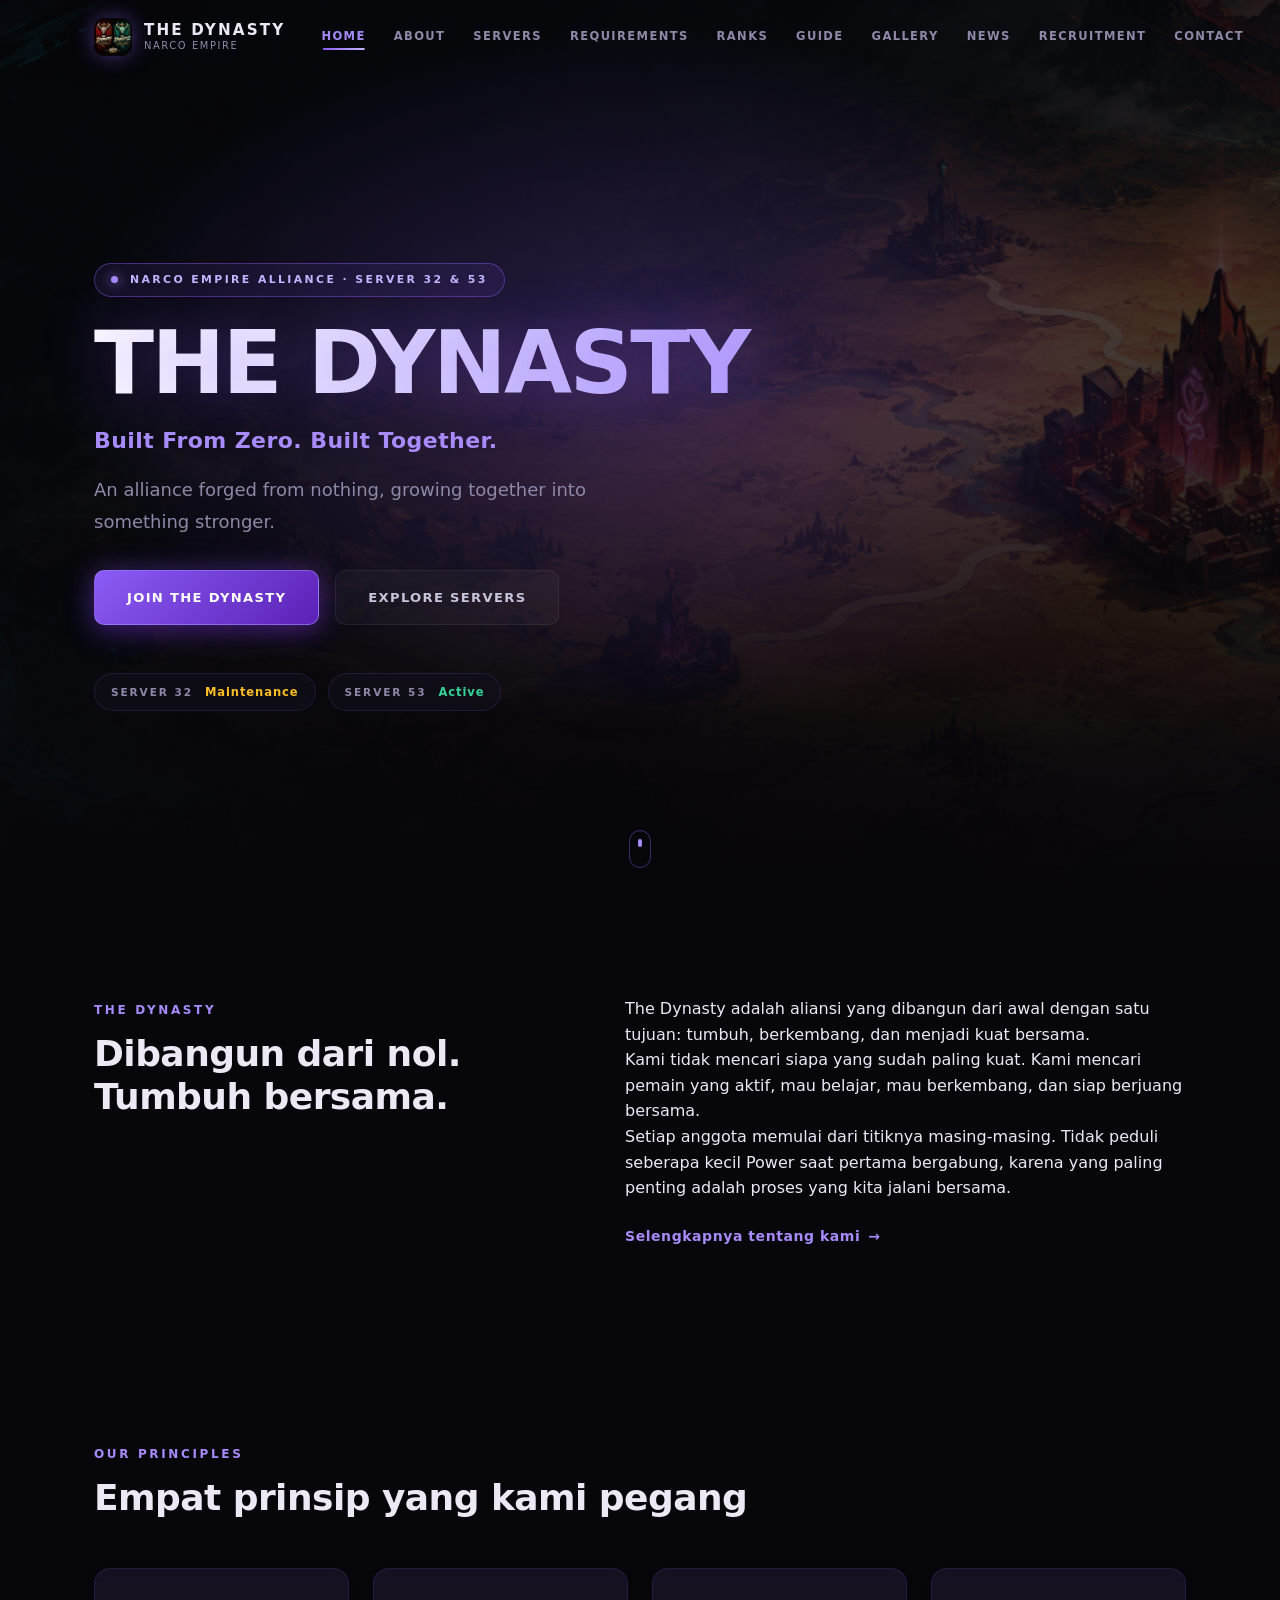
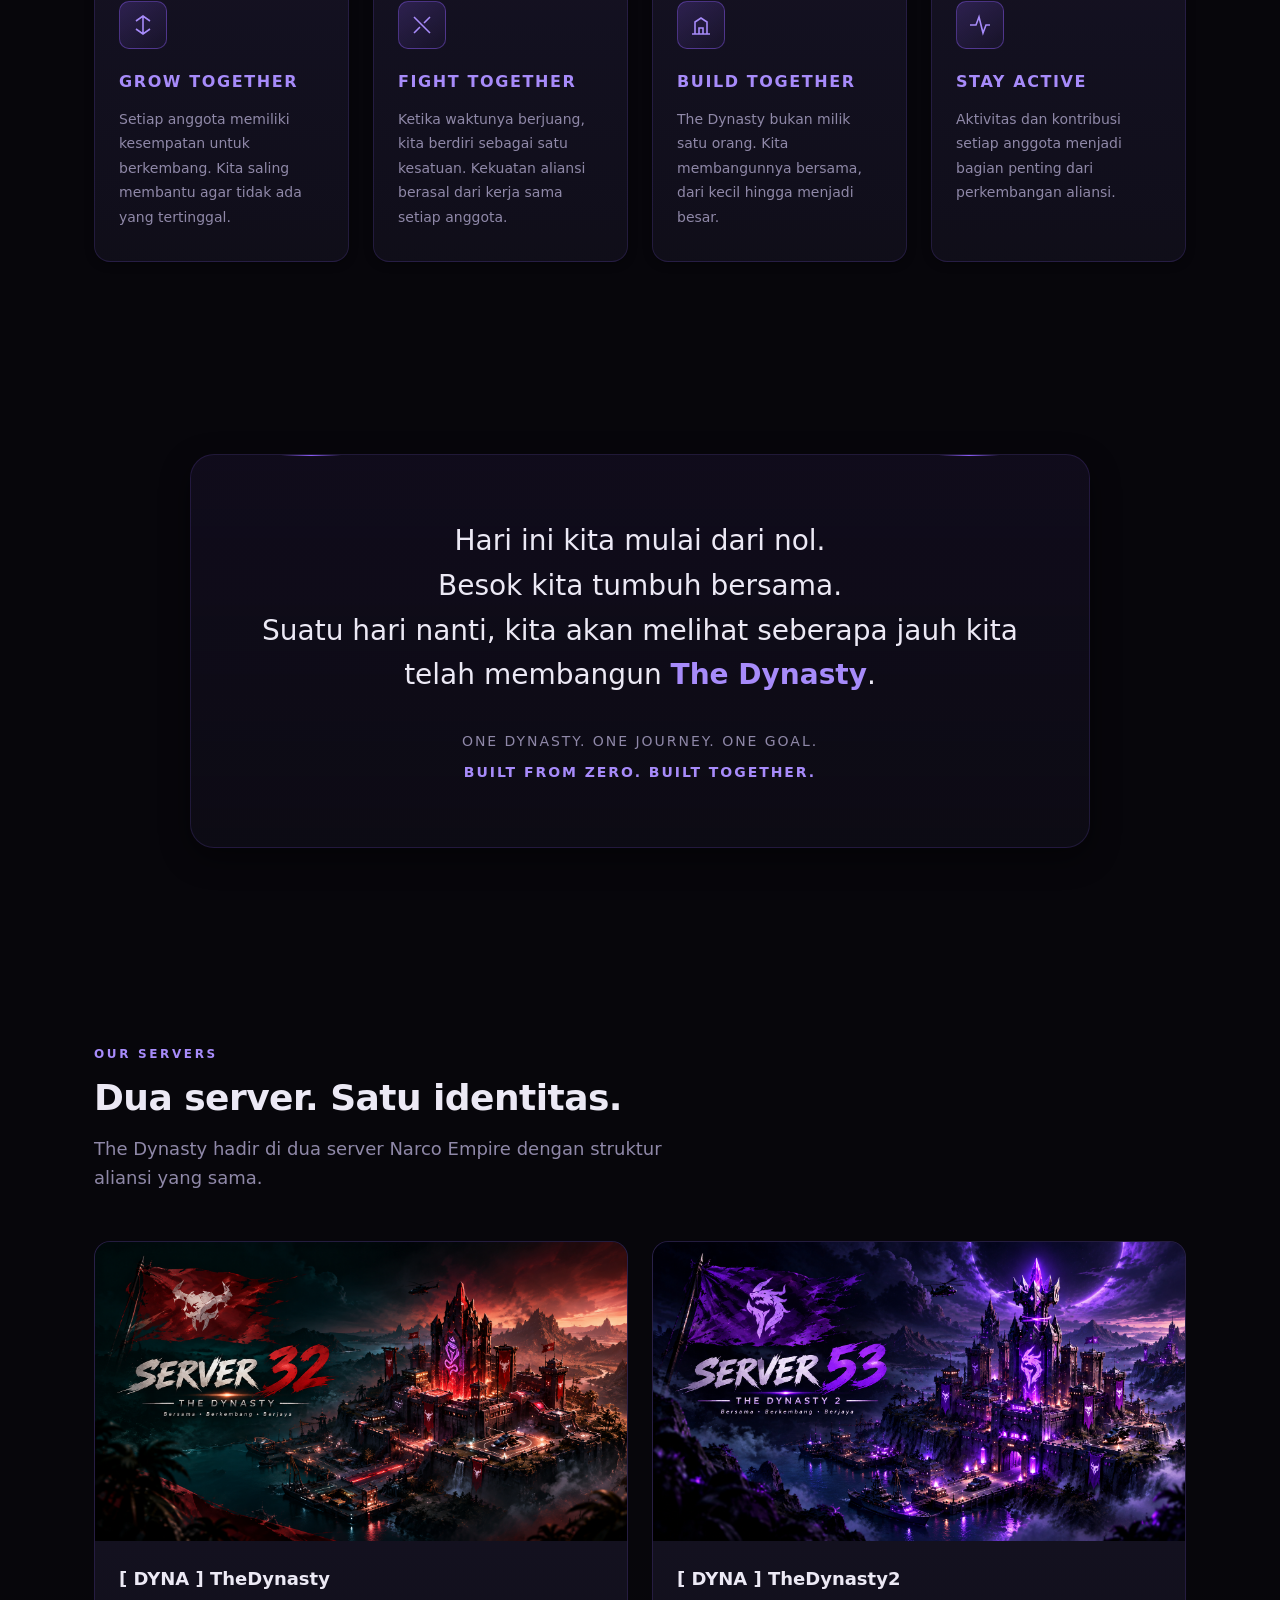
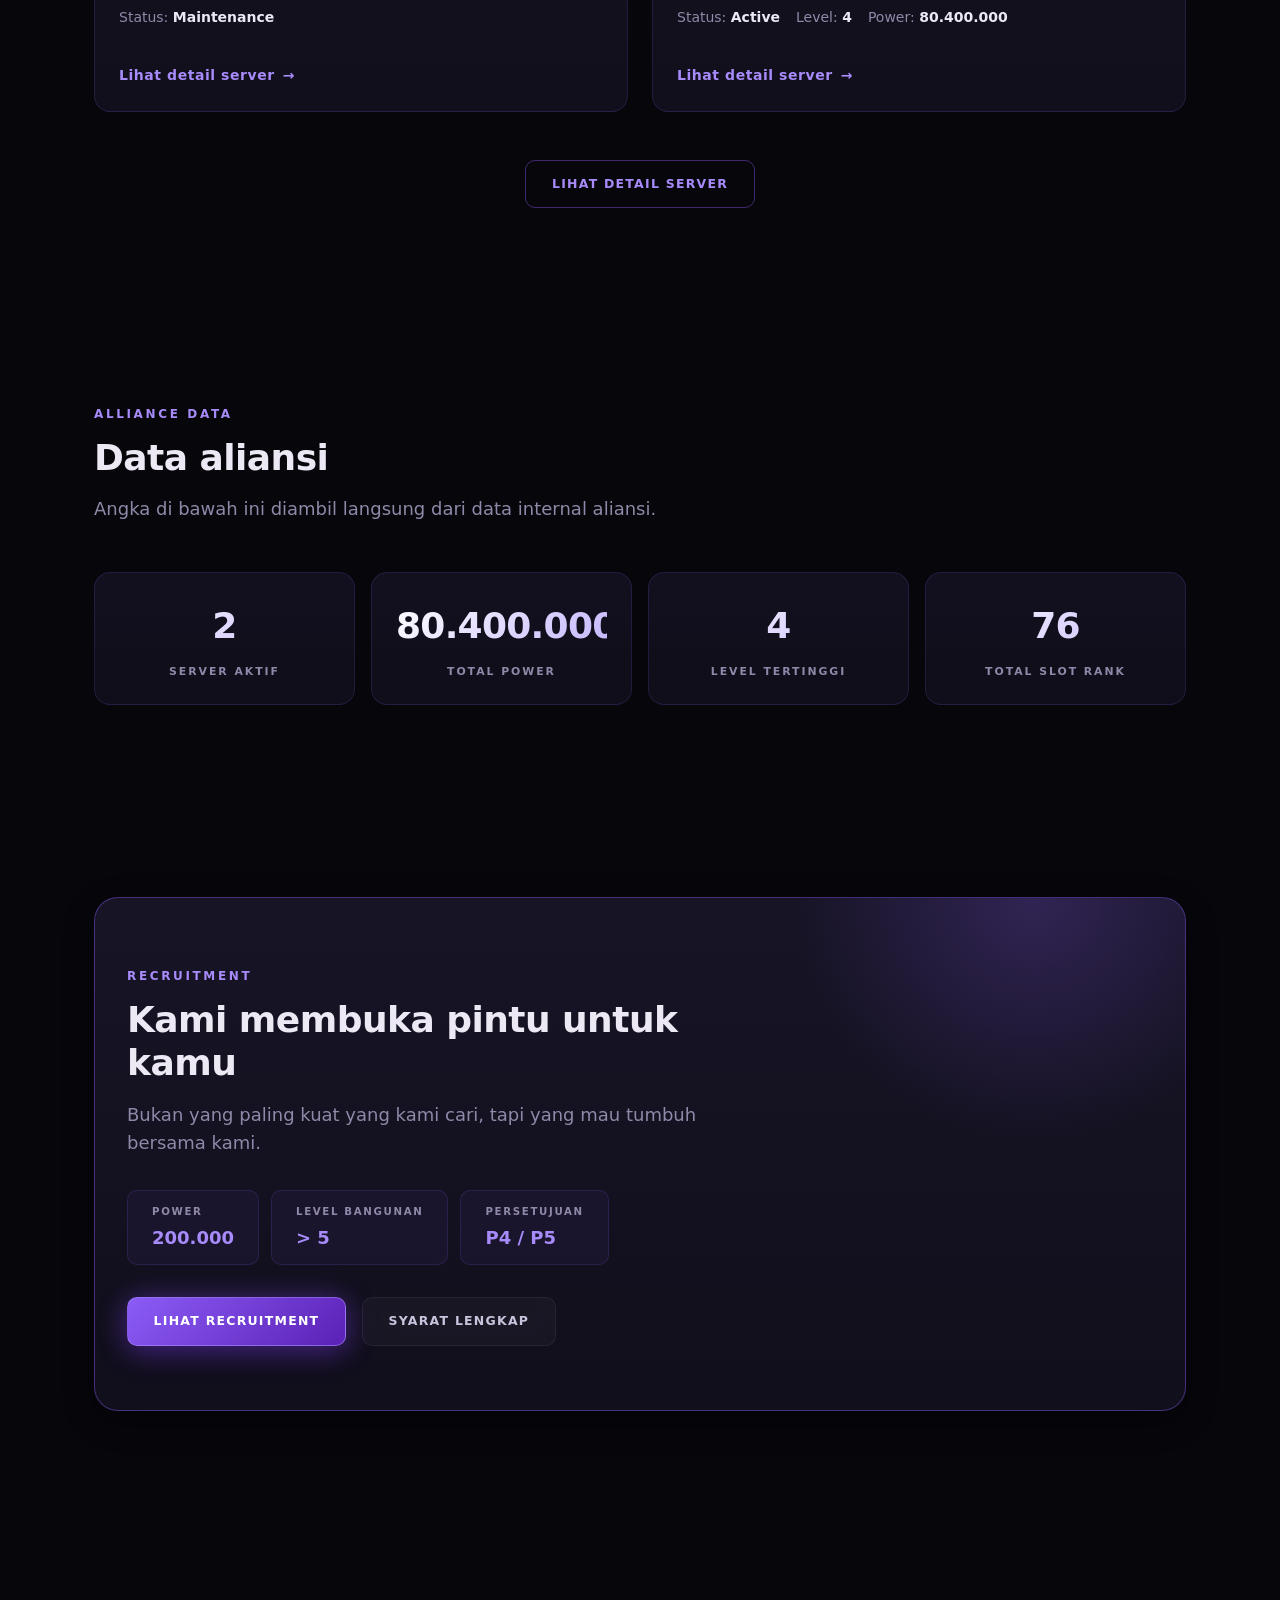
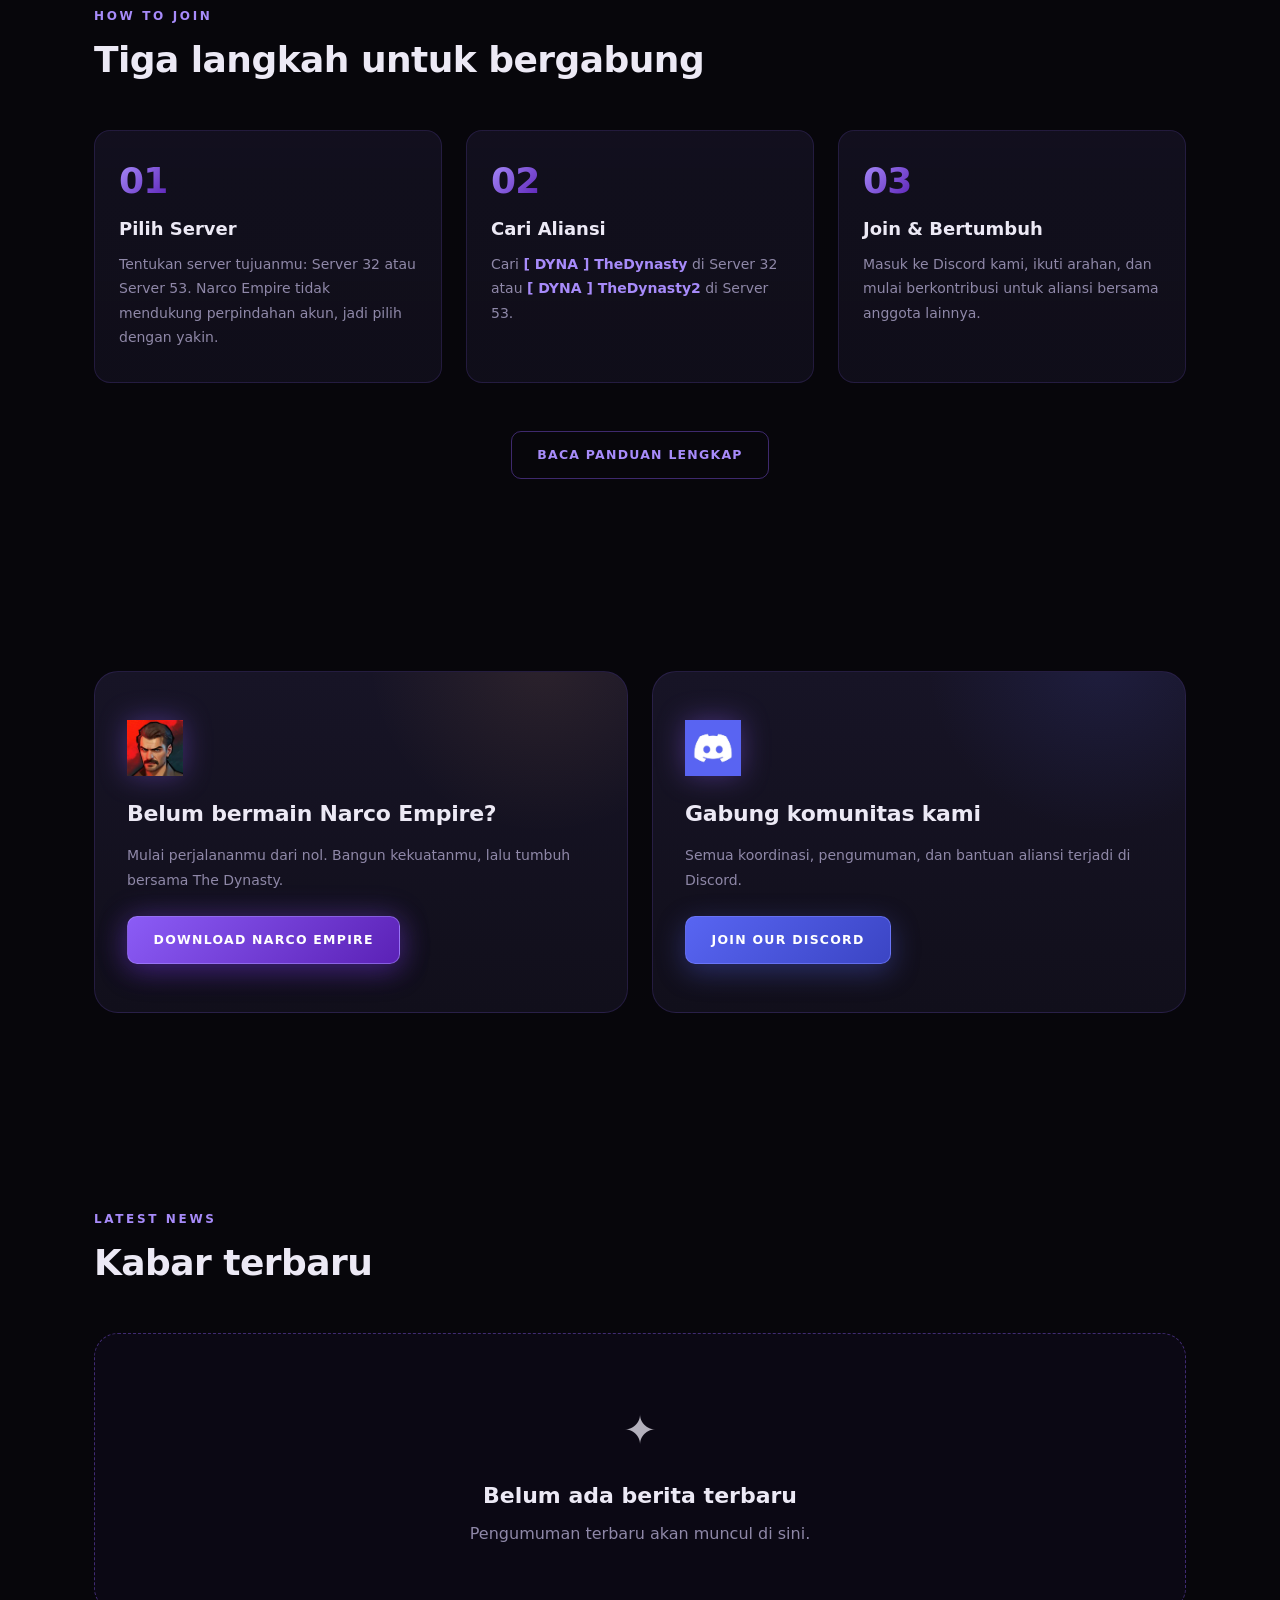
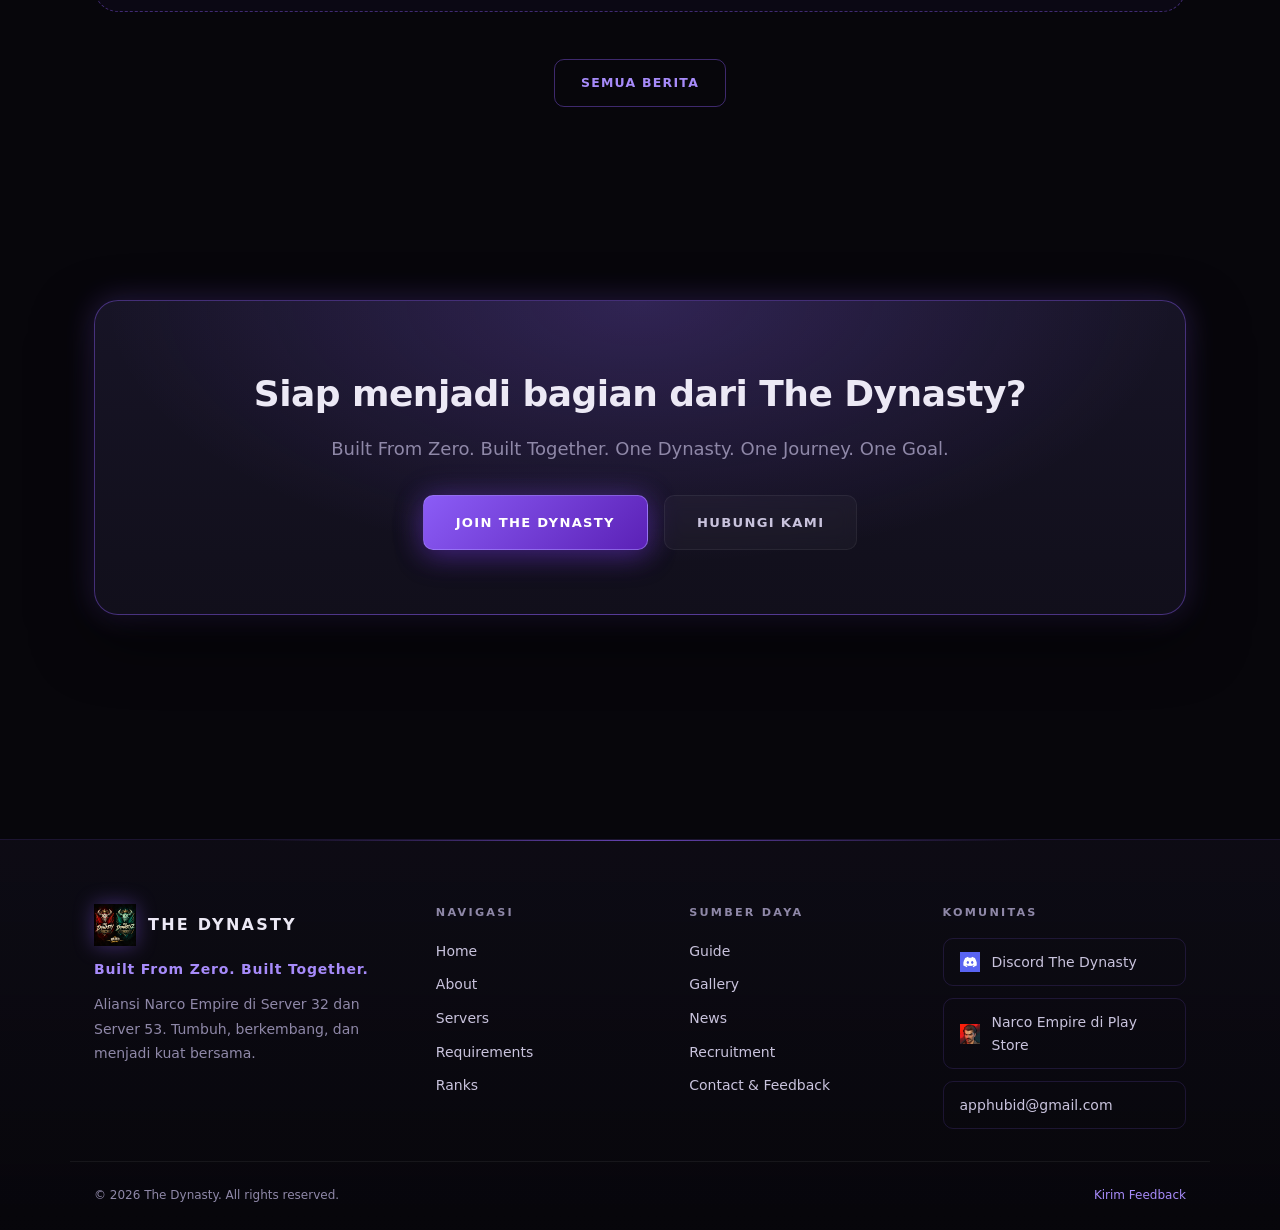
<file: index.html>
<!DOCTYPE html>
<html lang="id">
<head>
<meta charset="UTF-8">
<meta name="viewport" content="width=device-width, initial-scale=1.0">
<title>The Dynasty — Aliansi Narco Empire | Built From Zero. Built Together.</title>
<meta name="description" content="The Dynasty adalah aliansi Narco Empire di Server 32 dan Server 53. Dibangun dari nol, tumbuh bersama. Built From Zero. Built Together.">
<meta name="theme-color" content="#8b5cf6">
<meta name="author" content="The Dynasty">

<meta property="og:type" content="website">
<meta property="og:site_name" content="The Dynasty">
<meta property="og:title" content="The Dynasty — Aliansi Narco Empire">
<meta property="og:description" content="Built From Zero. Built Together. Aliansi Narco Empire di Server 32 dan Server 53.">
<meta property="og:image" content="assets/images/logo/the-dynasty.png">

<meta name="twitter:card" content="summary_large_image">
<meta name="twitter:title" content="The Dynasty — Aliansi Narco Empire">
<meta name="twitter:description" content="Built From Zero. Built Together.">
<meta name="twitter:image" content="assets/images/logo/the-dynasty.png">

<link rel="icon" href="favicon.ico" sizes="any">
<link rel="icon" type="image/png" href="assets/images/logo/the-dynasty.png">
<link rel="apple-touch-icon" href="assets/images/logo/the-dynasty.png">
<link rel="manifest" href="manifest.json">

<link rel="stylesheet" href="css/reset.css">
<link rel="stylesheet" href="css/variables.css">
<link rel="stylesheet" href="css/main.css">
<link rel="stylesheet" href="css/components/navbar.css">
<link rel="stylesheet" href="css/components/buttons.css">
<link rel="stylesheet" href="css/components/cards.css">
<link rel="stylesheet" href="css/components/modal.css">
<link rel="stylesheet" href="css/components/footer.css">
<link rel="stylesheet" href="css/pages/home.css">
<link rel="stylesheet" href="css/responsive.css">
</head>
<body data-page="home">

<a class="skip-link" href="#main">Lewati ke konten utama</a>

<!-- Navbar di-inject oleh js/components/navbar.js -->
<div id="dynasty-navbar-root"></div>

<main id="main">

  <!-- ============ HERO ============ -->
  <section class="hero" id="hero" aria-label="Hero The Dynasty">
    <div class="hero__bg" data-parallax="0.18"></div>
    <div class="hero__overlay"></div>
    <div class="hero__gradient"></div>
    <div class="hero__particles" id="hero-particles" aria-hidden="true"></div>

    <div class="container hero__inner">
      <div class="hero__content">
        <p class="hero__eyebrow" data-reveal>
          <span class="hero__dot" aria-hidden="true"></span>
          NARCO EMPIRE ALLIANCE &middot; SERVER 32 &amp; 53
        </p>

        <h1 class="hero__title" data-reveal data-reveal-delay="80">THE DYNASTY</h1>

        <p class="hero__tagline" data-reveal data-reveal-delay="160">
          Built From Zero. Built Together.
        </p>

        <p class="hero__desc" data-reveal data-reveal-delay="240">
          An alliance forged from nothing, growing together into something stronger.
        </p>

        <div class="hero__actions" data-reveal data-reveal-delay="320">
          <a class="btn btn--primary btn--lg" href="pages/recruitment.html">
            <span>JOIN THE DYNASTY</span>
          </a>
          <a class="btn btn--ghost btn--lg" href="pages/servers.html">
            <span>EXPLORE SERVERS</span>
          </a>
        </div>

        <div class="hero__status" data-reveal data-reveal-delay="400">
          <div class="status-chip">
            <span class="status-chip__label">SERVER 32</span>
            <span class="status-chip__value status-chip__value--muted">Maintenance</span>
          </div>
          <div class="status-chip">
            <span class="status-chip__label">SERVER 53</span>
            <span class="status-chip__value status-chip__value--online">Active</span>
          </div>
        </div>
      </div>
    </div>

    <div class="hero__scroll" aria-hidden="true">
      <span></span>
    </div>
  </section>

  <!-- ============ INTRO ============ -->
  <section class="section section--intro" aria-labelledby="intro-title">
    <div class="container">
      <div class="intro">
        <div class="intro__aside" data-reveal>
          <span class="section-label">THE DYNASTY</span>
          <h2 class="section-title" id="intro-title">
            Dibangun dari nol.<br>Tumbuh bersama.
          </h2>
        </div>
        <div class="intro__body" data-reveal data-reveal-delay="120">
          <p>
            The Dynasty adalah aliansi yang dibangun dari awal dengan satu tujuan:
            tumbuh, berkembang, dan menjadi kuat bersama.
          </p>
          <p>
            Kami tidak mencari siapa yang sudah paling kuat. Kami mencari pemain yang
            aktif, mau belajar, mau berkembang, dan siap berjuang bersama.
          </p>
          <p>
            Setiap anggota memulai dari titiknya masing-masing. Tidak peduli seberapa
            kecil Power saat pertama bergabung, karena yang paling penting adalah
            proses yang kita jalani bersama.
          </p>
          <a class="link-arrow" href="pages/about.html">Selengkapnya tentang kami</a>
        </div>
      </div>
    </div>
  </section>

  <!-- ============ PRINCIPLES ============ -->
  <section class="section section--principles" aria-labelledby="principles-title">
    <div class="container">
      <header class="section-head" data-reveal>
        <span class="section-label">OUR PRINCIPLES</span>
        <h2 class="section-title" id="principles-title">Empat prinsip yang kami pegang</h2>
      </header>

      <div class="grid grid--4">
        <article class="card card--principle" data-reveal data-reveal-delay="0">
          <div class="card__icon" aria-hidden="true">
            <svg viewBox="0 0 24 24" fill="none" stroke="currentColor" stroke-width="1.6"><path d="M12 3v18M5 8l7-5 7 5M5 16l7 5 7-5"/></svg>
          </div>
          <h3 class="card__title">GROW TOGETHER</h3>
          <p class="card__text">
            Setiap anggota memiliki kesempatan untuk berkembang. Kita saling membantu
            agar tidak ada yang tertinggal.
          </p>
        </article>

        <article class="card card--principle" data-reveal data-reveal-delay="90">
          <div class="card__icon" aria-hidden="true">
            <svg viewBox="0 0 24 24" fill="none" stroke="currentColor" stroke-width="1.6"><path d="M4 20l6-6M20 4l-6 6M4 4l16 16"/></svg>
          </div>
          <h3 class="card__title">FIGHT TOGETHER</h3>
          <p class="card__text">
            Ketika waktunya berjuang, kita berdiri sebagai satu kesatuan. Kekuatan
            aliansi berasal dari kerja sama setiap anggota.
          </p>
        </article>

        <article class="card card--principle" data-reveal data-reveal-delay="180">
          <div class="card__icon" aria-hidden="true">
            <svg viewBox="0 0 24 24" fill="none" stroke="currentColor" stroke-width="1.6"><path d="M3 21h18M6 21V9l6-4 6 4v12M10 21v-6h4v6"/></svg>
          </div>
          <h3 class="card__title">BUILD TOGETHER</h3>
          <p class="card__text">
            The Dynasty bukan milik satu orang. Kita membangunnya bersama, dari kecil
            hingga menjadi besar.
          </p>
        </article>

        <article class="card card--principle" data-reveal data-reveal-delay="270">
          <div class="card__icon" aria-hidden="true">
            <svg viewBox="0 0 24 24" fill="none" stroke="currentColor" stroke-width="1.6"><path d="M22 12h-4l-3 8-4-16-3 8H2"/></svg>
          </div>
          <h3 class="card__title">STAY ACTIVE</h3>
          <p class="card__text">
            Aktivitas dan kontribusi setiap anggota menjadi bagian penting dari
            perkembangan aliansi.
          </p>
        </article>
      </div>
    </div>
  </section>

  <!-- ============ VISION QUOTE ============ -->
  <section class="section section--vision" aria-label="Visi The Dynasty">
    <div class="container">
      <blockquote class="vision" data-reveal>
        <p class="vision__text">
          Hari ini kita mulai dari nol.<br>
          Besok kita tumbuh bersama.<br>
          Suatu hari nanti, kita akan melihat seberapa jauh kita telah membangun
          <span class="vision__brand">The Dynasty</span>.
        </p>
        <footer class="vision__footer">
          <span>One Dynasty. One Journey. One Goal.</span>
          <span class="vision__sub">Built From Zero. Built Together.</span>
        </footer>
      </blockquote>
    </div>
  </section>

  <!-- ============ SERVERS OVERVIEW ============ -->
  <section class="section section--servers" aria-labelledby="servers-title">
    <div class="container">
      <header class="section-head" data-reveal>
        <span class="section-label">OUR SERVERS</span>
        <h2 class="section-title" id="servers-title">Dua server. Satu identitas.</h2>
        <p class="section-sub">
          The Dynasty hadir di dua server Narco Empire dengan struktur aliansi yang sama.
        </p>
      </header>

      <div class="grid grid--2" id="home-server-grid" data-reveal data-reveal-delay="120">
        <div class="skeleton-card" aria-hidden="true"></div>
        <div class="skeleton-card" aria-hidden="true"></div>
      </div>

      <div class="section-foot" data-reveal>
        <a class="btn btn--outline" href="pages/servers.html">LIHAT DETAIL SERVER</a>
      </div>
    </div>
  </section>

  <!-- ============ STATISTICS ============ -->
  <section class="section section--stats" aria-labelledby="stats-title">
    <div class="container">
      <header class="section-head" data-reveal>
        <span class="section-label">ALLIANCE DATA</span>
        <h2 class="section-title" id="stats-title">Data aliansi</h2>
        <p class="section-sub">
          Angka di bawah ini diambil langsung dari data internal aliansi.
        </p>
      </header>

      <div class="stats" id="home-stats" data-reveal data-reveal-delay="120">
        <div class="stat">
          <span class="stat__value">—</span>
          <span class="stat__label">Memuat data…</span>
        </div>
      </div>
    </div>
  </section>

  <!-- ============ RECRUITMENT HIGHLIGHT ============ -->
  <section class="section section--recruit" aria-labelledby="recruit-title">
    <div class="container">
      <div class="recruit-highlight" data-reveal>
        <div class="recruit-highlight__glow" aria-hidden="true"></div>
        <div class="recruit-highlight__body">
          <span class="section-label">RECRUITMENT</span>
          <h2 class="section-title" id="recruit-title">Kami membuka pintu untuk kamu</h2>
          <p class="section-sub">
            Bukan yang paling kuat yang kami cari, tapi yang mau tumbuh bersama kami.
          </p>

          <ul class="req-inline">
            <li><span>Power</span><strong>200.000</strong></li>
            <li><span>Level bangunan</span><strong>&gt; 5</strong></li>
            <li><span>Persetujuan</span><strong>P4 / P5</strong></li>
          </ul>

          <div class="recruit-highlight__actions">
            <a class="btn btn--primary" href="pages/recruitment.html">LIHAT RECRUITMENT</a>
            <a class="btn btn--ghost" href="pages/requirements.html">SYARAT LENGKAP</a>
          </div>
        </div>
      </div>
    </div>
  </section>

  <!-- ============ HOW TO JOIN ============ -->
  <section class="section section--steps" aria-labelledby="steps-title">
    <div class="container">
      <header class="section-head" data-reveal>
        <span class="section-label">HOW TO JOIN</span>
        <h2 class="section-title" id="steps-title">Tiga langkah untuk bergabung</h2>
      </header>

      <ol class="steps">
        <li class="step" data-reveal data-reveal-delay="0">
          <span class="step__num">01</span>
          <h3 class="step__title">Pilih Server</h3>
          <p class="step__text">
            Tentukan server tujuanmu: Server 32 atau Server 53. Narco Empire tidak
            mendukung perpindahan akun, jadi pilih dengan yakin.
          </p>
        </li>
        <li class="step" data-reveal data-reveal-delay="120">
          <span class="step__num">02</span>
          <h3 class="step__title">Cari Aliansi</h3>
          <p class="step__text">
            Cari <strong>[ DYNA ] TheDynasty</strong> di Server 32 atau
            <strong>[ DYNA ] TheDynasty2</strong> di Server 53.
          </p>
        </li>
        <li class="step" data-reveal data-reveal-delay="240">
          <span class="step__num">03</span>
          <h3 class="step__title">Join &amp; Bertumbuh</h3>
          <p class="step__text">
            Masuk ke Discord kami, ikuti arahan, dan mulai berkontribusi untuk
            aliansi bersama anggota lainnya.
          </p>
        </li>
      </ol>

      <div class="section-foot" data-reveal>
        <a class="btn btn--outline" href="pages/guide.html">BACA PANDUAN LENGKAP</a>
      </div>
    </div>
  </section>

  <!-- ============ GAME + DISCORD CTA ============ -->
  <section class="section section--cta-duo" aria-label="Narco Empire dan Discord">
    <div class="container">
      <div class="grid grid--2">
        <article class="cta-panel cta-panel--game" data-reveal>
          <img class="cta-panel__icon" src="assets/icons/narco-empire.png" alt="Ikon Narco Empire" loading="lazy" width="56" height="56">
          <h3 class="cta-panel__title">Belum bermain Narco Empire?</h3>
          <p class="cta-panel__text">
            Mulai perjalananmu dari nol. Bangun kekuatanmu, lalu tumbuh bersama
            The Dynasty.
          </p>
          <a class="btn btn--primary" href="https://play.google.com/store/apps/details?id=com.spark.sp.gp"
             target="_blank" rel="noopener noreferrer">DOWNLOAD NARCO EMPIRE</a>
        </article>

        <article class="cta-panel cta-panel--discord" data-reveal data-reveal-delay="120">
          <img class="cta-panel__icon" src="assets/icons/discord.png" alt="Ikon Discord" loading="lazy" width="56" height="56">
          <h3 class="cta-panel__title">Gabung komunitas kami</h3>
          <p class="cta-panel__text">
            Semua koordinasi, pengumuman, dan bantuan aliansi terjadi di Discord.
          </p>
          <a class="btn btn--discord" href="https://discord.gg/narcoempire"
             target="_blank" rel="noopener noreferrer">JOIN OUR DISCORD</a>
        </article>
      </div>
    </div>
  </section>

  <!-- ============ NEWS PREVIEW ============ -->
  <section class="section section--news" aria-labelledby="news-title">
    <div class="container">
      <header class="section-head" data-reveal>
        <span class="section-label">LATEST NEWS</span>
        <h2 class="section-title" id="news-title">Kabar terbaru</h2>
      </header>

      <div class="grid grid--3" id="home-news-grid" data-reveal data-reveal-delay="120">
        <div class="skeleton-card" aria-hidden="true"></div>
        <div class="skeleton-card" aria-hidden="true"></div>
        <div class="skeleton-card" aria-hidden="true"></div>
      </div>

      <div class="section-foot" data-reveal>
        <a class="btn btn--outline" href="pages/news.html">SEMUA BERITA</a>
      </div>
    </div>
  </section>

  <!-- ============ FINAL CTA ============ -->
  <section class="section section--final" aria-label="Ajakan bergabung">
    <div class="container">
      <div class="final-cta" data-reveal>
        <h2 class="final-cta__title">Siap menjadi bagian dari The Dynasty?</h2>
        <p class="final-cta__text">
          Built From Zero. Built Together. One Dynasty. One Journey. One Goal.
        </p>
        <div class="final-cta__actions">
          <a class="btn btn--primary btn--lg" href="pages/recruitment.html">JOIN THE DYNASTY</a>
          <a class="btn btn--ghost btn--lg" href="pages/contact.html">HUBUNGI KAMI</a>
        </div>
      </div>
    </div>
  </section>

</main>

<!-- Footer di-inject oleh js/components/footer.js -->
<div id="dynasty-footer-root"></div>

<script src="js/components/navbar.js"></script>
<script src="js/components/footer.js"></script>
<script src="js/components/modal.js"></script>
<script src="js/navigation.js"></script>
<script src="js/animation.js"></script>
<script src="js/pages/home.js"></script>
<script src="js/app.js"></script>
<script src="js/pwa.js"></script>
</body>
</html>
</file>
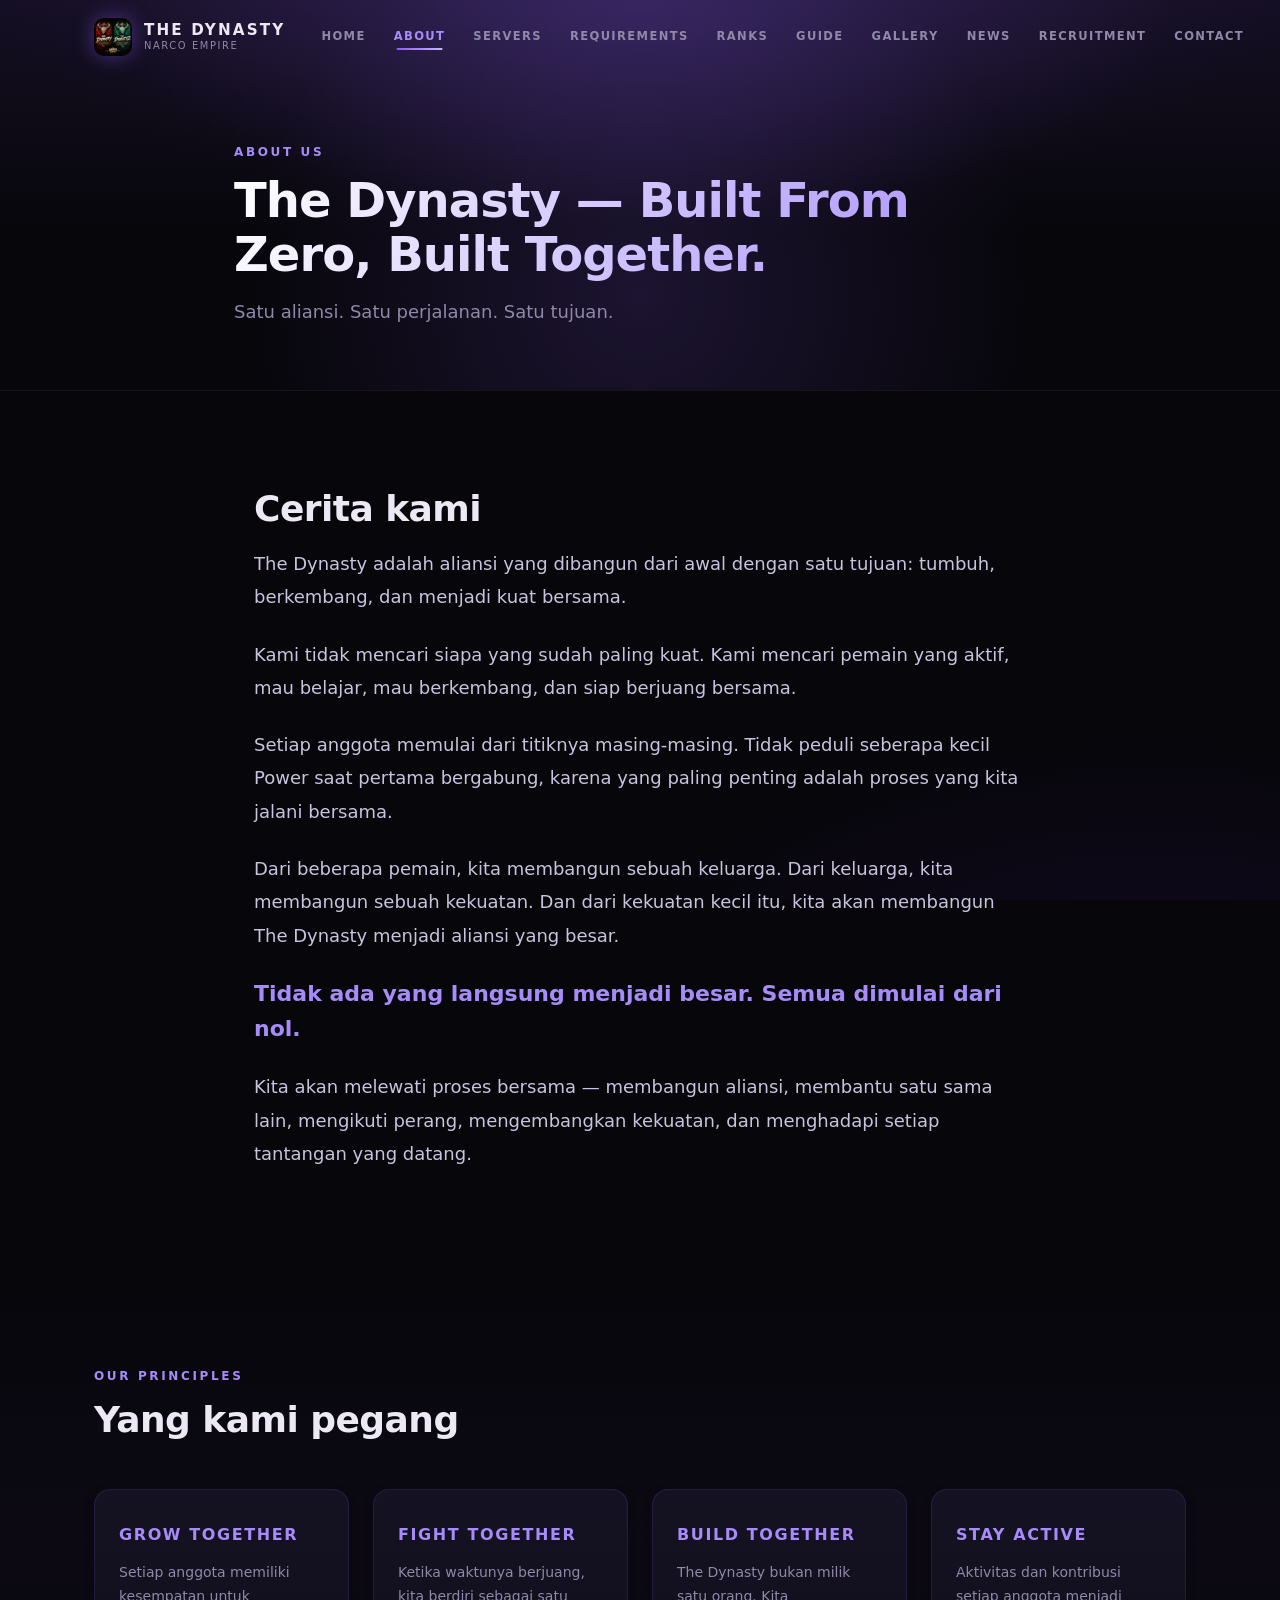
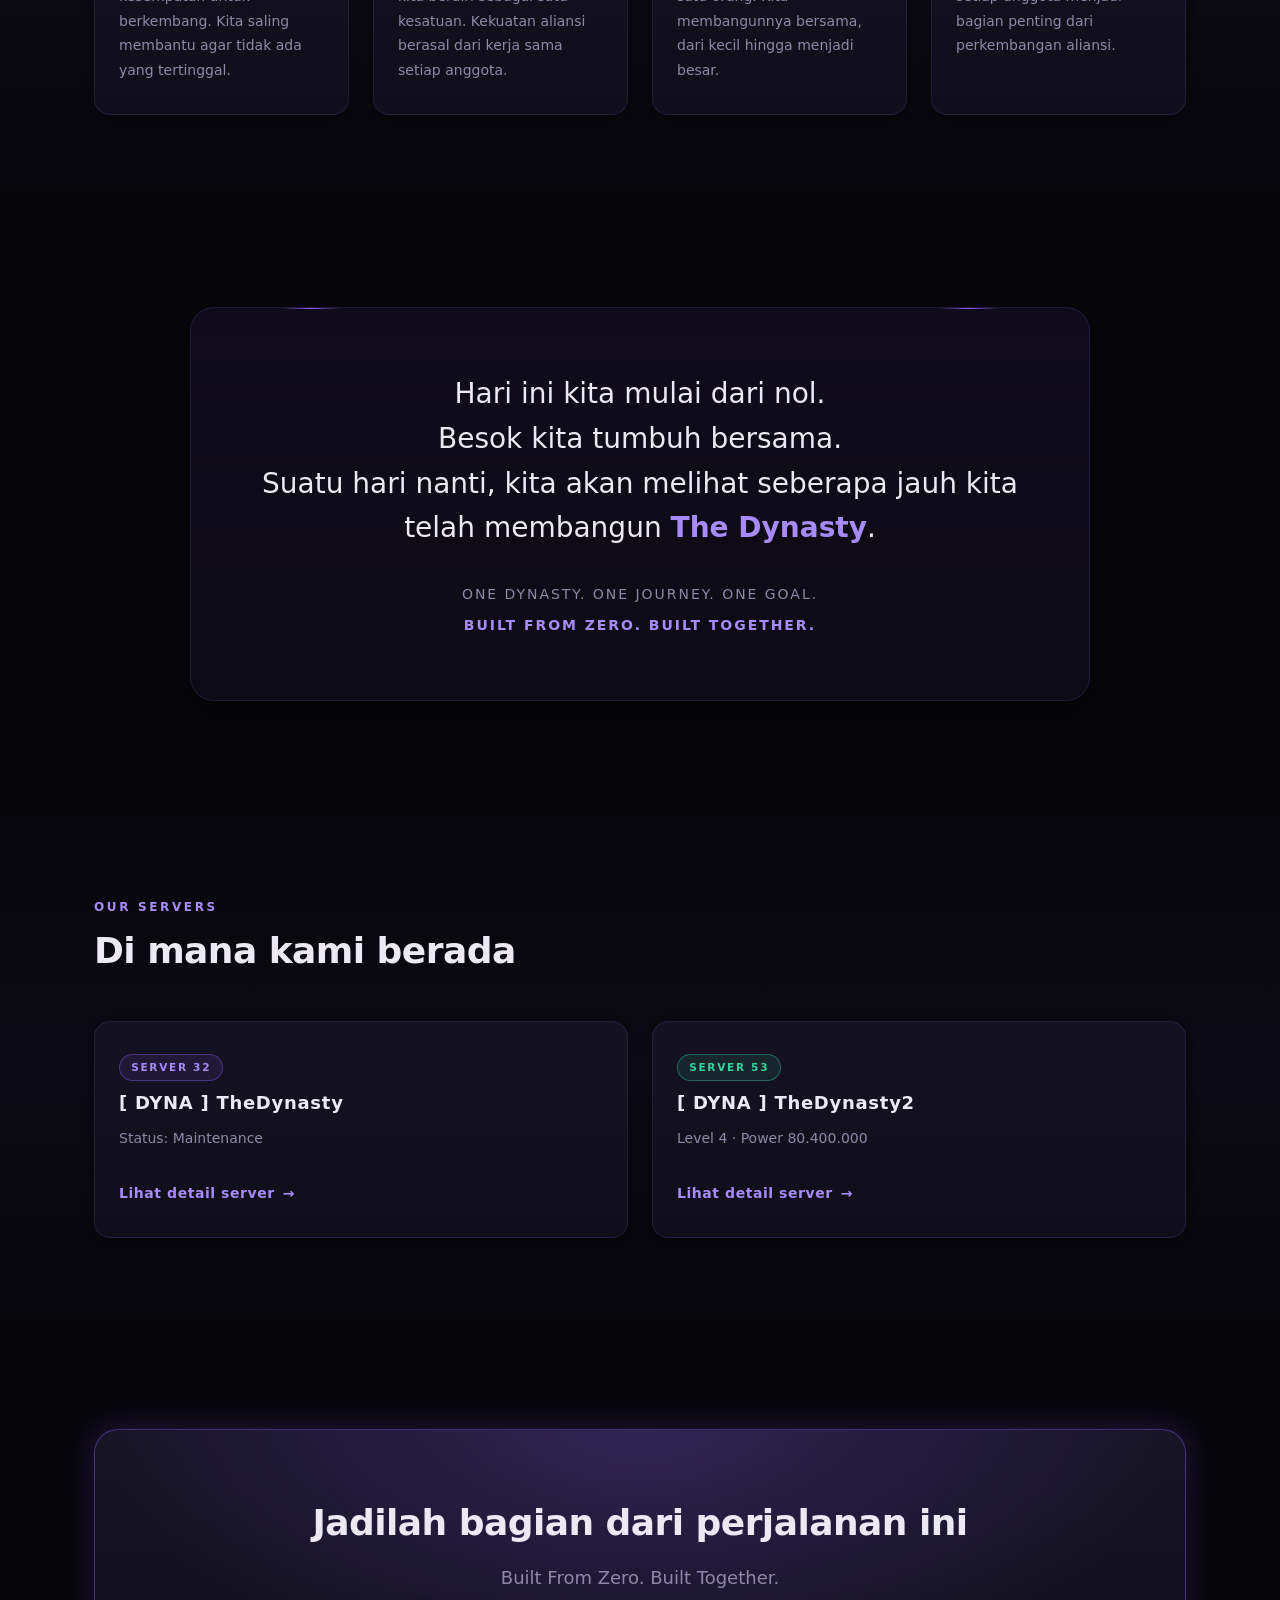
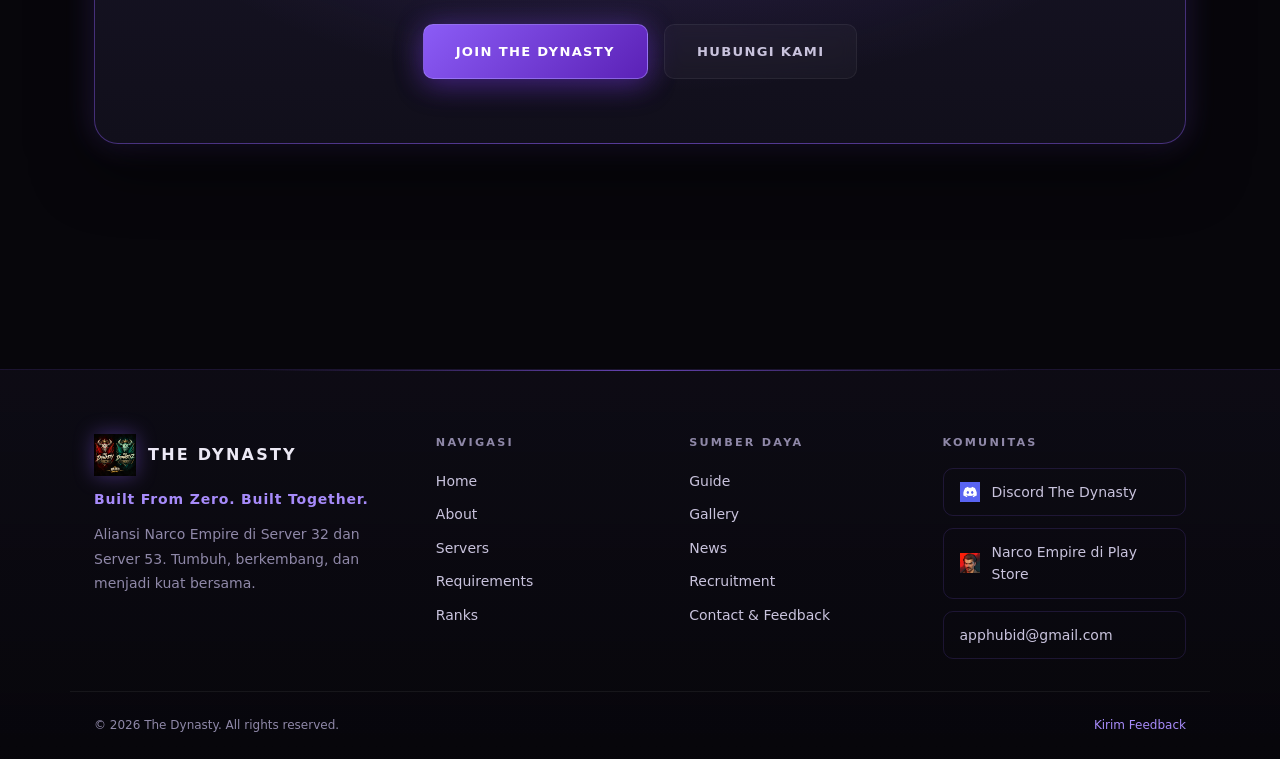
<file: pages/about.html>
<!DOCTYPE html>
<html lang="id">
<head>
<meta charset="UTF-8">
<meta name="viewport" content="width=device-width, initial-scale=1.0">
<title>Tentang Kami — The Dynasty | Narco Empire Alliance</title>
<meta name="description" content="The Dynasty — Built From Zero, Built Together. Kenali siapa kami, bagaimana kami dibangun, dan apa yang kami perjuangkan.">
<meta name="theme-color" content="#8b5cf6">

<meta property="og:type" content="website">
<meta property="og:site_name" content="The Dynasty">
<meta property="og:title" content="Tentang Kami — The Dynasty">
<meta property="og:description" content="Built From Zero, Built Together. Aliansi Narco Empire di Server 32 dan Server 53.">
<meta property="og:image" content="../assets/images/logo/the-dynasty.png">

<link rel="icon" href="../favicon.ico" sizes="any">
<link rel="icon" type="image/png" href="../assets/images/logo/the-dynasty.png">
<link rel="manifest" href="../manifest.json">

<link rel="stylesheet" href="../css/reset.css">
<link rel="stylesheet" href="../css/variables.css">
<link rel="stylesheet" href="../css/main.css">
<link rel="stylesheet" href="../css/components/navbar.css">
<link rel="stylesheet" href="../css/components/buttons.css">
<link rel="stylesheet" href="../css/components/cards.css">
<link rel="stylesheet" href="../css/components/modal.css">
<link rel="stylesheet" href="../css/components/footer.css">
<link rel="stylesheet" href="../css/pages/about.css">
<link rel="stylesheet" href="../css/responsive.css">
</head>
<body data-page="about">

<a class="skip-link" href="#main">Lewati ke konten utama</a>
<div id="dynasty-navbar-root"></div>

<main id="main">

  <section class="page-hero" aria-labelledby="about-title">
    <div class="page-hero__glow" aria-hidden="true"></div>
    <div class="container page-hero__inner">
      <span class="section-label" data-reveal>ABOUT US</span>
      <h1 class="page-hero__title" id="about-title" data-reveal data-reveal-delay="80">
        The Dynasty — Built From Zero, Built Together.
      </h1>
      <p class="page-hero__sub" data-reveal data-reveal-delay="160">
        Satu aliansi. Satu perjalanan. Satu tujuan.
      </p>
    </div>
  </section>

  <section class="section" aria-labelledby="story-title">
    <div class="container container--narrow">
      <h2 class="section-title" id="story-title" data-reveal>Cerita kami</h2>

      <div class="prose" data-reveal data-reveal-delay="100">
        <p>
          The Dynasty adalah aliansi yang dibangun dari awal dengan satu tujuan:
          tumbuh, berkembang, dan menjadi kuat bersama.
        </p>
        <p>
          Kami tidak mencari siapa yang sudah paling kuat. Kami mencari pemain yang
          aktif, mau belajar, mau berkembang, dan siap berjuang bersama.
        </p>
        <p>
          Setiap anggota memulai dari titiknya masing-masing. Tidak peduli seberapa
          kecil Power saat pertama bergabung, karena yang paling penting adalah
          proses yang kita jalani bersama.
        </p>
        <p>
          Dari beberapa pemain, kita membangun sebuah keluarga. Dari keluarga, kita
          membangun sebuah kekuatan. Dan dari kekuatan kecil itu, kita akan membangun
          The Dynasty menjadi aliansi yang besar.
        </p>
        <p class="prose__emphasis">
          Tidak ada yang langsung menjadi besar. Semua dimulai dari nol.
        </p>
        <p>
          Kita akan melewati proses bersama — membangun aliansi, membantu satu sama
          lain, mengikuti perang, mengembangkan kekuatan, dan menghadapi setiap
          tantangan yang datang.
        </p>
      </div>
    </div>
  </section>

  <section class="section section--alt" aria-labelledby="principles-about-title">
    <div class="container">
      <header class="section-head" data-reveal>
        <span class="section-label">OUR PRINCIPLES</span>
        <h2 class="section-title" id="principles-about-title">Yang kami pegang</h2>
      </header>

      <div class="grid grid--4">
        <article class="card card--principle" data-reveal>
          <h3 class="card__title">GROW TOGETHER</h3>
          <p class="card__text">
            Setiap anggota memiliki kesempatan untuk berkembang. Kita saling membantu
            agar tidak ada yang tertinggal.
          </p>
        </article>
        <article class="card card--principle" data-reveal data-reveal-delay="90">
          <h3 class="card__title">FIGHT TOGETHER</h3>
          <p class="card__text">
            Ketika waktunya berjuang, kita berdiri sebagai satu kesatuan. Kekuatan
            aliansi berasal dari kerja sama setiap anggota.
          </p>
        </article>
        <article class="card card--principle" data-reveal data-reveal-delay="180">
          <h3 class="card__title">BUILD TOGETHER</h3>
          <p class="card__text">
            The Dynasty bukan milik satu orang. Kita membangunnya bersama, dari kecil
            hingga menjadi besar.
          </p>
        </article>
        <article class="card card--principle" data-reveal data-reveal-delay="270">
          <h3 class="card__title">STAY ACTIVE</h3>
          <p class="card__text">
            Aktivitas dan kontribusi setiap anggota menjadi bagian penting dari
            perkembangan aliansi.
          </p>
        </article>
      </div>
    </div>
  </section>

  <section class="section" aria-labelledby="vision-about-title">
    <div class="container">
      <blockquote class="vision" data-reveal>
        <h2 class="visually-hidden" id="vision-about-title">Visi The Dynasty</h2>
        <p class="vision__text">
          Hari ini kita mulai dari nol.<br>
          Besok kita tumbuh bersama.<br>
          Suatu hari nanti, kita akan melihat seberapa jauh kita telah membangun
          <span class="vision__brand">The Dynasty</span>.
        </p>
        <footer class="vision__footer">
          <span>One Dynasty. One Journey. One Goal.</span>
          <span class="vision__sub">Built From Zero. Built Together.</span>
        </footer>
      </blockquote>
    </div>
  </section>

  <section class="section section--alt" aria-labelledby="servers-about-title">
    <div class="container">
      <header class="section-head" data-reveal>
        <span class="section-label">OUR SERVERS</span>
        <h2 class="section-title" id="servers-about-title">Di mana kami berada</h2>
      </header>

      <div class="grid grid--2">
        <article class="card card--server-mini" data-reveal>
          <span class="card__badge">SERVER 32</span>
          <h3 class="card__title">[ DYNA ] TheDynasty</h3>
          <p class="card__text">Status: Maintenance</p>
          <a class="link-arrow" href="servers.html">Lihat detail server</a>
        </article>

        <article class="card card--server-mini" data-reveal data-reveal-delay="120">
          <span class="card__badge card__badge--online">SERVER 53</span>
          <h3 class="card__title">[ DYNA ] TheDynasty2</h3>
          <p class="card__text">Level 4 &middot; Power 80.400.000</p>
          <a class="link-arrow" href="servers.html">Lihat detail server</a>
        </article>
      </div>
    </div>
  </section>

  <section class="section section--final" aria-label="Ajakan bergabung">
    <div class="container">
      <div class="final-cta" data-reveal>
        <h2 class="final-cta__title">Jadilah bagian dari perjalanan ini</h2>
        <p class="final-cta__text">Built From Zero. Built Together.</p>
        <div class="final-cta__actions">
          <a class="btn btn--primary btn--lg" href="recruitment.html">JOIN THE DYNASTY</a>
          <a class="btn btn--ghost btn--lg" href="contact.html">HUBUNGI KAMI</a>
        </div>
      </div>
    </div>
  </section>

</main>

<div id="dynasty-footer-root"></div>

<script src="../js/components/navbar.js"></script>
<script src="../js/components/footer.js"></script>
<script src="../js/components/modal.js"></script>
<script src="../js/navigation.js"></script>
<script src="../js/animation.js"></script>
<script src="../js/app.js"></script>
<script src="../js/pwa.js"></script>
</body>
</html>
</file>
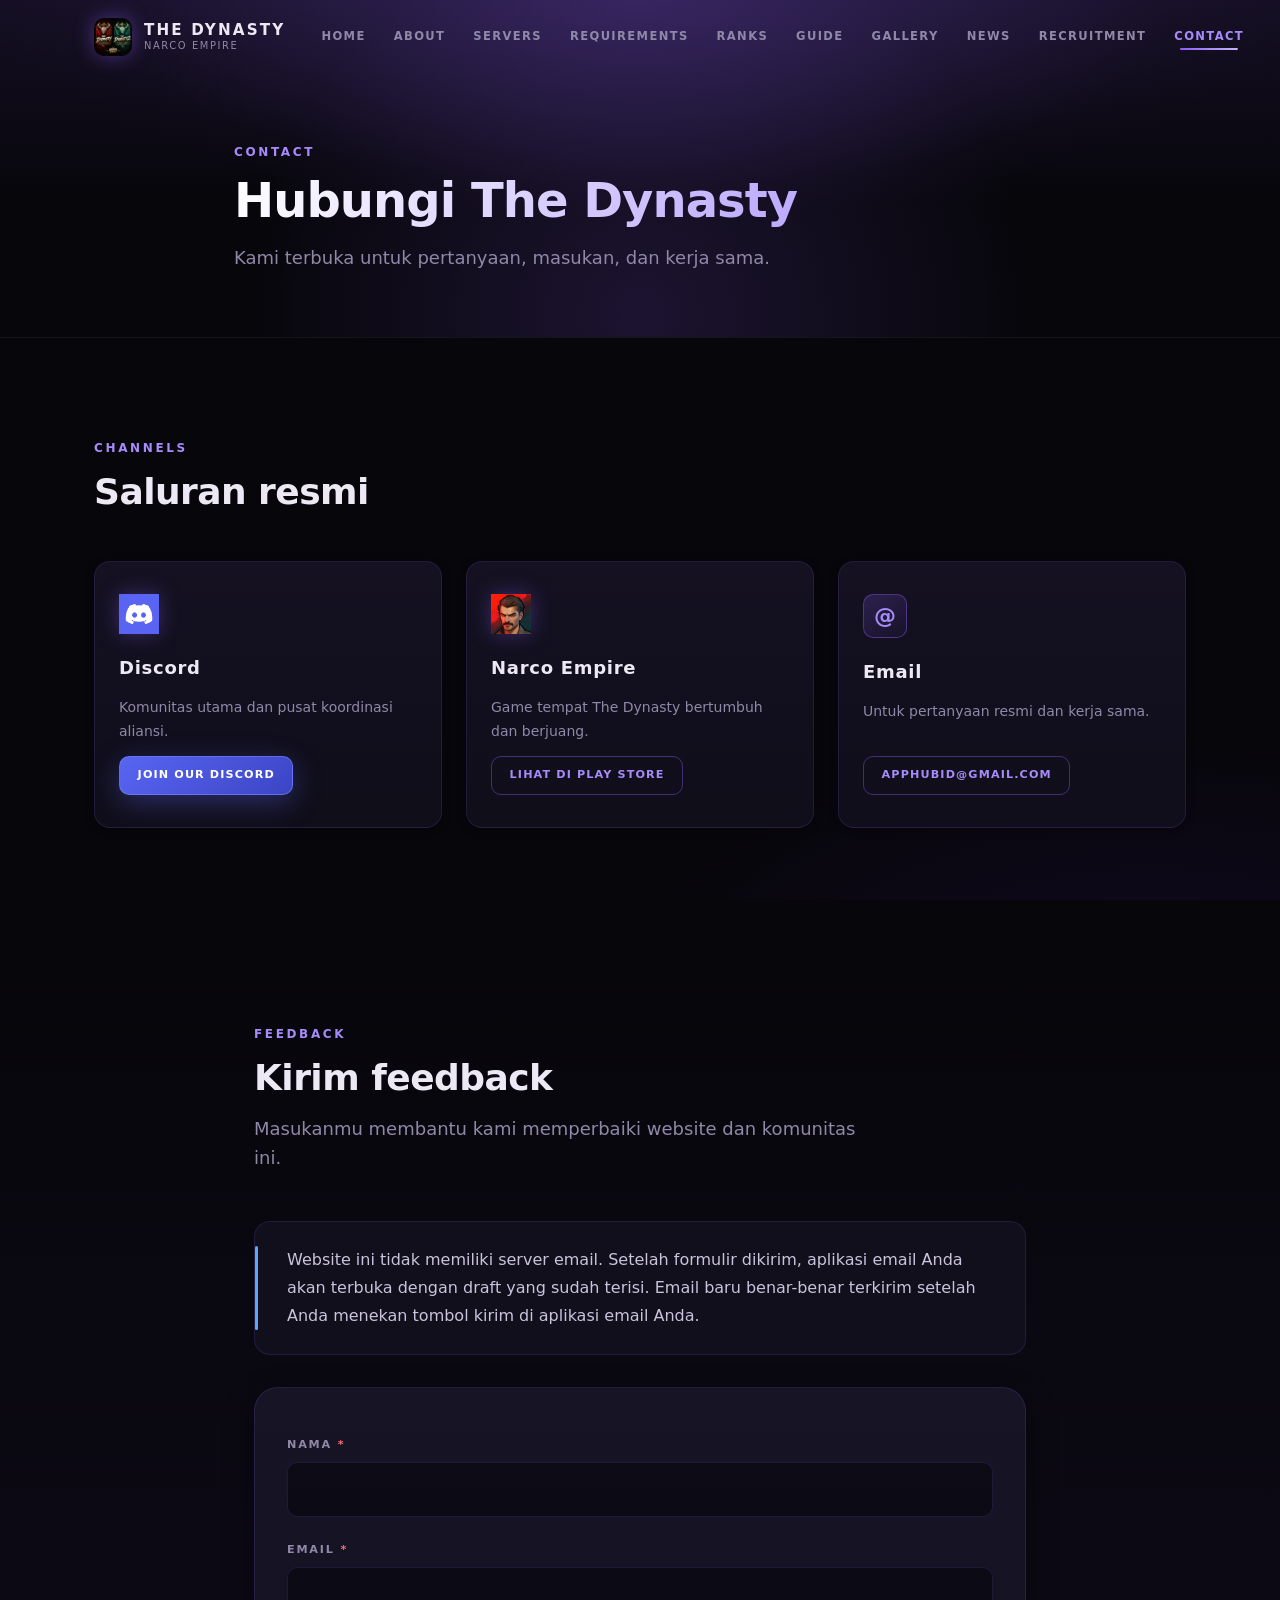
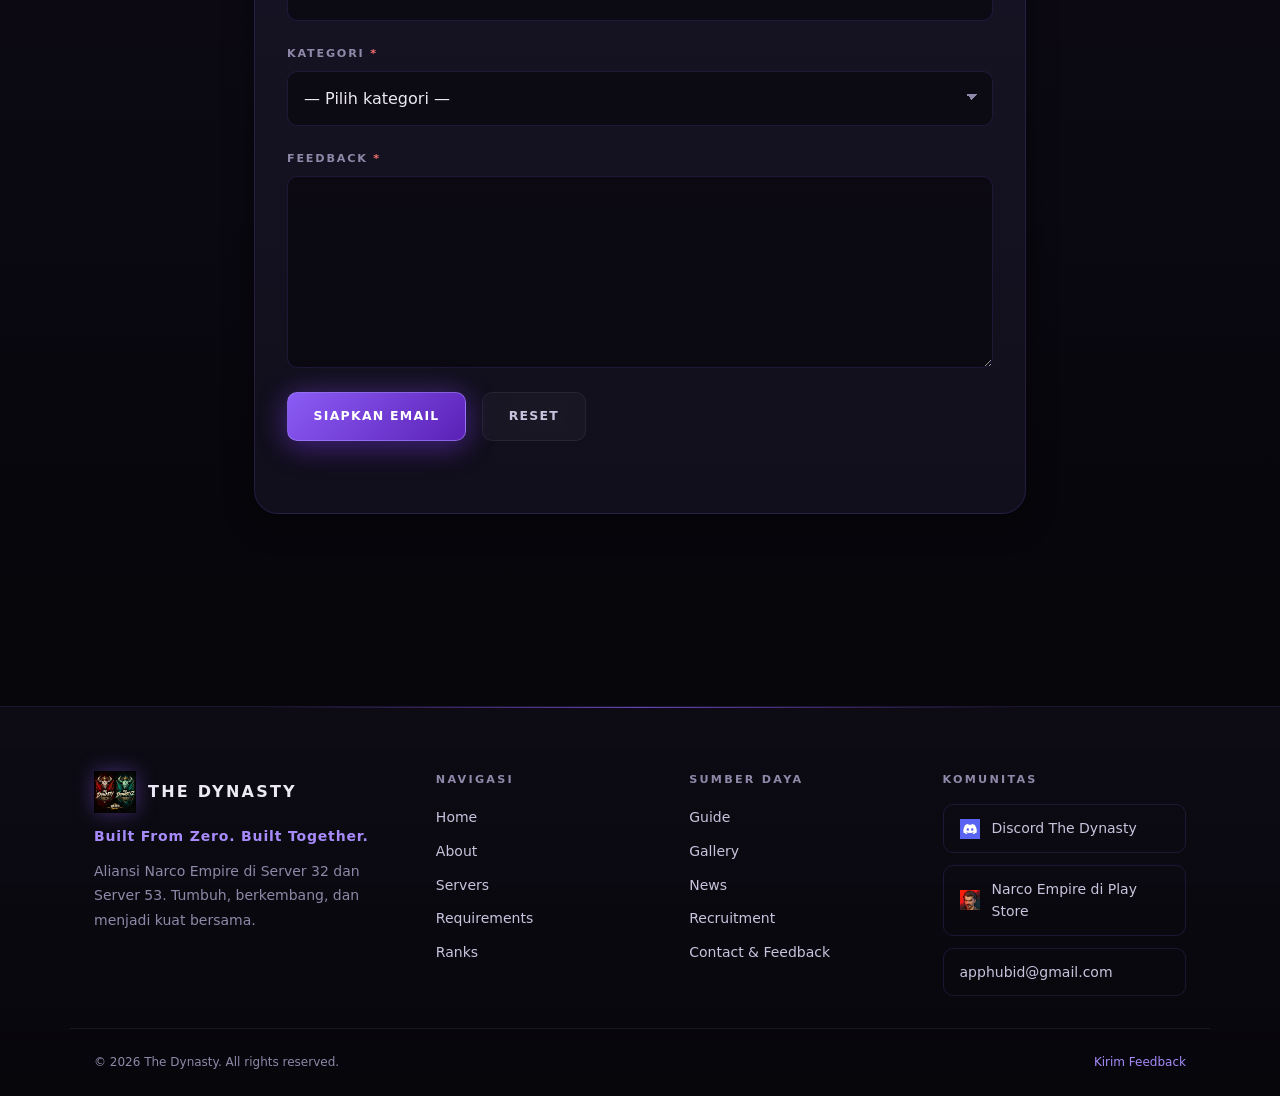
<file: pages/contact.html>
<!DOCTYPE html>
<html lang="id">
<head>
<meta charset="UTF-8">
<meta name="viewport" content="width=device-width, initial-scale=1.0">
<title>Contact &amp; Feedback — The Dynasty | Narco Empire</title>
<meta name="description" content="Hubungi aliansi The Dynasty melalui Discord, email, atau kirim feedback melalui formulir yang tersedia.">
<meta name="theme-color" content="#8b5cf6">

<meta property="og:type" content="website">
<meta property="og:site_name" content="The Dynasty">
<meta property="og:title" content="Contact &amp; Feedback — The Dynasty">
<meta property="og:description" content="Hubungi The Dynasty melalui Discord atau email.">
<meta property="og:image" content="../assets/images/logo/the-dynasty.png">

<link rel="icon" href="../favicon.ico" sizes="any">
<link rel="icon" type="image/png" href="../assets/images/logo/the-dynasty.png">
<link rel="manifest" href="../manifest.json">

<link rel="stylesheet" href="../css/reset.css">
<link rel="stylesheet" href="../css/variables.css">
<link rel="stylesheet" href="../css/main.css">
<link rel="stylesheet" href="../css/components/navbar.css">
<link rel="stylesheet" href="../css/components/buttons.css">
<link rel="stylesheet" href="../css/components/cards.css">
<link rel="stylesheet" href="../css/components/modal.css">
<link rel="stylesheet" href="../css/components/footer.css">
<link rel="stylesheet" href="../css/pages/contact.css">
<link rel="stylesheet" href="../css/responsive.css">
</head>
<body data-page="contact">

<a class="skip-link" href="#main">Lewati ke konten utama</a>
<div id="dynasty-navbar-root"></div>

<main id="main">

  <section class="page-hero" aria-labelledby="contact-title">
    <div class="page-hero__glow" aria-hidden="true"></div>
    <div class="container page-hero__inner">
      <span class="section-label" data-reveal>CONTACT</span>
      <h1 class="page-hero__title" id="contact-title" data-reveal data-reveal-delay="80">
        Hubungi The Dynasty
      </h1>
      <p class="page-hero__sub" data-reveal data-reveal-delay="160">
        Kami terbuka untuk pertanyaan, masukan, dan kerja sama.
      </p>
    </div>
  </section>

  <section class="section" aria-labelledby="contact-channels-title">
    <div class="container">
      <header class="section-head" data-reveal>
        <span class="section-label">CHANNELS</span>
        <h2 class="section-title" id="contact-channels-title">Saluran resmi</h2>
      </header>

      <div class="grid grid--3">
        <article class="card card--contact" data-reveal>
          <img class="card__icon-img" src="../assets/icons/discord.png" alt="Ikon Discord" loading="lazy" width="40" height="40">
          <h3 class="card__title">Discord</h3>
          <p class="card__text">Komunitas utama dan pusat koordinasi aliansi.</p>
          <a class="btn btn--discord btn--sm" href="https://discord.gg/narcoempire"
             target="_blank" rel="noopener noreferrer">JOIN OUR DISCORD</a>
        </article>

        <article class="card card--contact" data-reveal data-reveal-delay="100">
          <img class="card__icon-img" src="../assets/icons/narco-empire.png" alt="Ikon Narco Empire" loading="lazy" width="40" height="40">
          <h3 class="card__title">Narco Empire</h3>
          <p class="card__text">Game tempat The Dynasty bertumbuh dan berjuang.</p>
          <a class="btn btn--outline btn--sm" href="https://play.google.com/store/apps/details?id=com.spark.sp.gp"
             target="_blank" rel="noopener noreferrer">LIHAT DI PLAY STORE</a>
        </article>

        <article class="card card--contact" data-reveal data-reveal-delay="200">
          <span class="card__icon-glyph" aria-hidden="true">@</span>
          <h3 class="card__title">Email</h3>
          <p class="card__text">Untuk pertanyaan resmi dan kerja sama.</p>
          <a class="btn btn--outline btn--sm" href="mailto:apphubid@gmail.com">apphubid@gmail.com</a>
        </article>
      </div>
    </div>
  </section>

  <section class="section section--alt" aria-labelledby="feedback-title">
    <div class="container container--narrow">
      <header class="section-head" data-reveal>
        <span class="section-label">FEEDBACK</span>
        <h2 class="section-title" id="feedback-title">Kirim feedback</h2>
        <p class="section-sub">
          Masukanmu membantu kami memperbaiki website dan komunitas ini.
        </p>
      </header>

      <div class="notice notice--info" data-reveal data-reveal-delay="60">
        <p class="notice__text">
          Website ini tidak memiliki server email. Setelah formulir dikirim, aplikasi
          email Anda akan terbuka dengan draft yang sudah terisi. Email baru benar-benar
          terkirim setelah Anda menekan tombol kirim di aplikasi email Anda.
        </p>
      </div>

      <form class="feedback-form" id="feedback-form" novalidate data-reveal data-reveal-delay="120">
        <div class="field">
          <label class="field__label" for="fb-name">Nama <span aria-hidden="true">*</span></label>
          <input class="field__input" type="text" id="fb-name" name="name" autocomplete="name" required
                 aria-describedby="fb-name-error">
          <p class="field__error" id="fb-name-error" hidden>Mohon isi nama Anda.</p>
        </div>

        <div class="field">
          <label class="field__label" for="fb-email">Email <span aria-hidden="true">*</span></label>
          <input class="field__input" type="email" id="fb-email" name="email" autocomplete="email" required
                 aria-describedby="fb-email-error">
          <p class="field__error" id="fb-email-error" hidden>Mohon isi alamat email yang valid.</p>
        </div>

        <div class="field">
          <label class="field__label" for="fb-category">Kategori <span aria-hidden="true">*</span></label>
          <select class="field__input field__input--select" id="fb-category" name="category" required
                  aria-describedby="fb-category-error">
            <option value="">— Pilih kategori —</option>
            <option value="Website">Website</option>
            <option value="Recruitment">Recruitment</option>
            <option value="Server">Server</option>
            <option value="Komunitas">Komunitas</option>
            <option value="Lainnya">Lainnya</option>
          </select>
          <p class="field__error" id="fb-category-error" hidden>Mohon pilih kategori.</p>
        </div>

        <div class="field">
          <label class="field__label" for="fb-message">Feedback <span aria-hidden="true">*</span></label>
          <textarea class="field__input field__input--textarea" id="fb-message" name="message" rows="6"
                    required aria-describedby="fb-message-error"></textarea>
          <p class="field__error" id="fb-message-error" hidden>Mohon tulis feedback Anda (minimal 10 karakter).</p>
        </div>

        <div class="feedback-form__actions">
          <button class="btn btn--primary" type="submit">SIAPKAN EMAIL</button>
          <button class="btn btn--ghost" type="reset">RESET</button>
        </div>

        <p class="feedback-form__status" id="feedback-status" role="status" aria-live="polite"></p>
      </form>
    </div>
  </section>

</main>

<div id="dynasty-footer-root"></div>

<script src="../js/components/navbar.js"></script>
<script src="../js/components/footer.js"></script>
<script src="../js/components/modal.js"></script>
<script src="../js/navigation.js"></script>
<script src="../js/animation.js"></script>
<script src="../js/app.js"></script>
<script src="../js/pwa.js"></script>
</body>
</html>
</file>
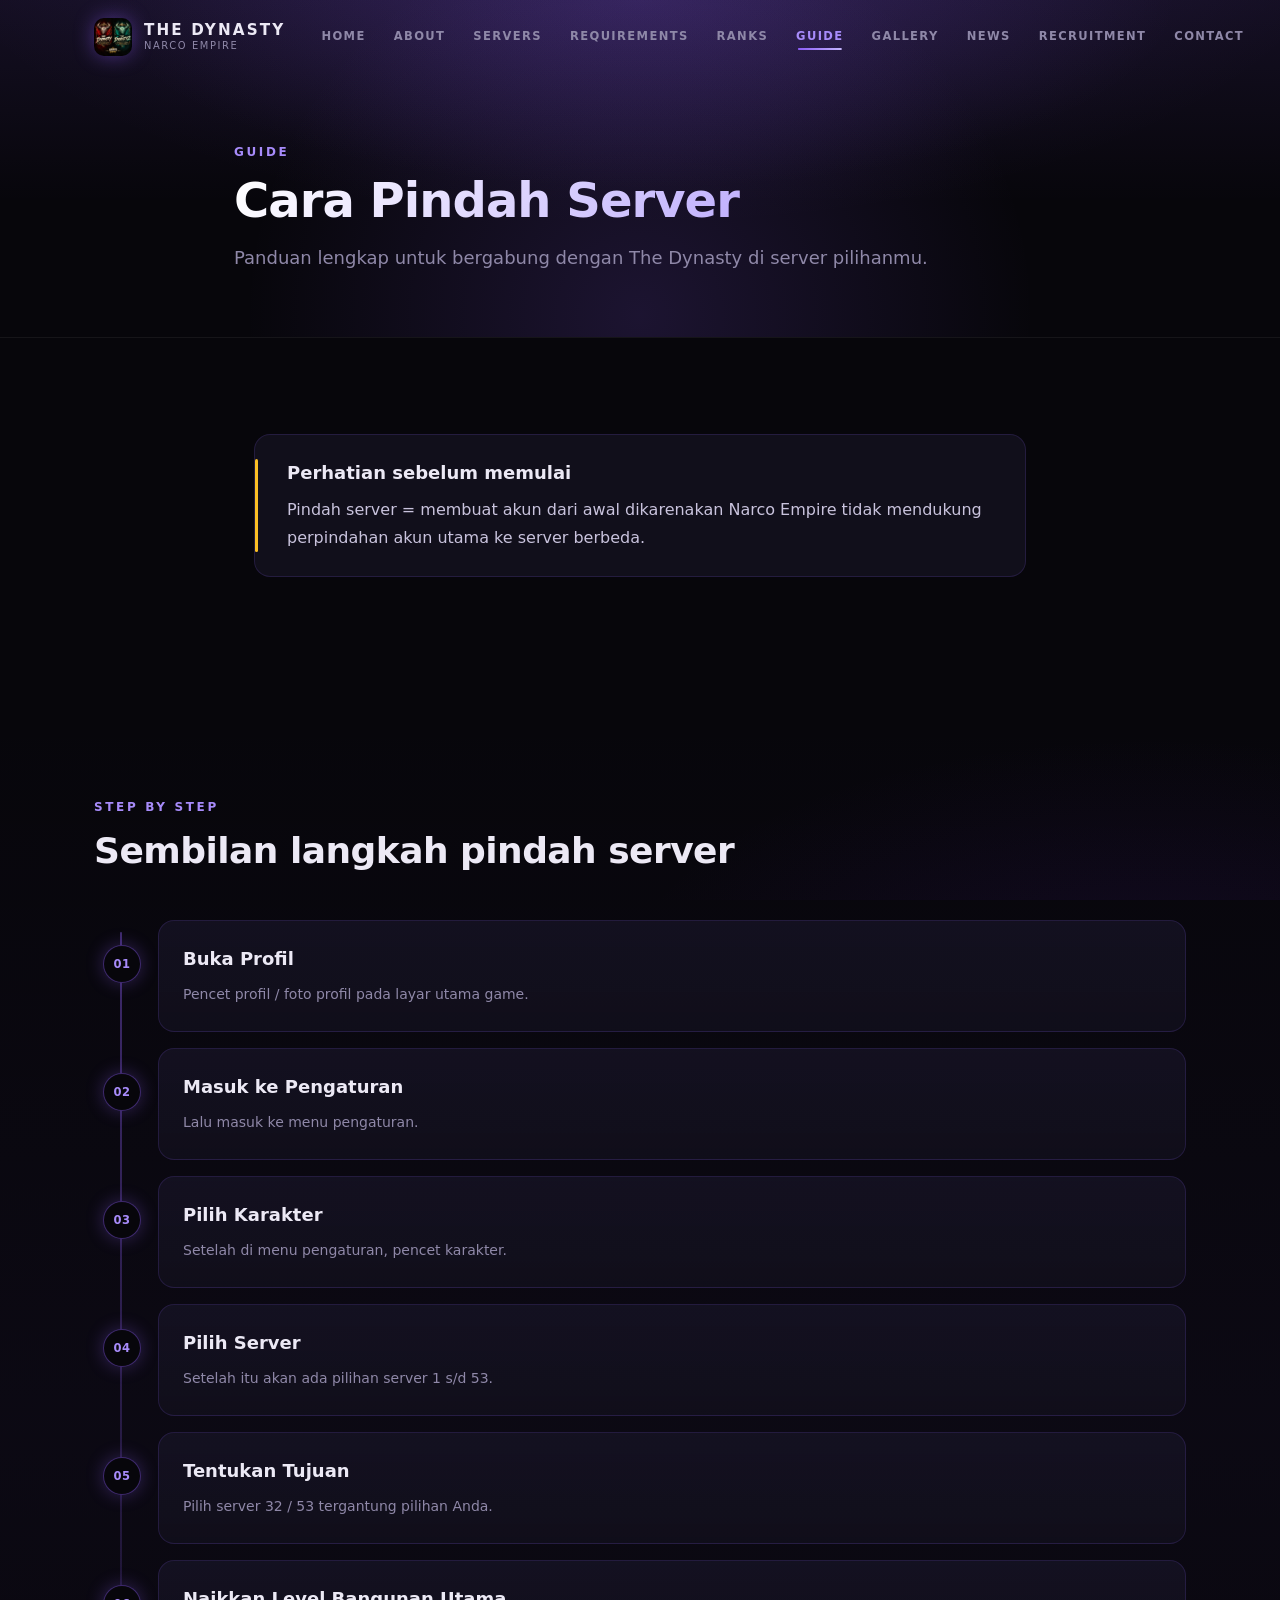
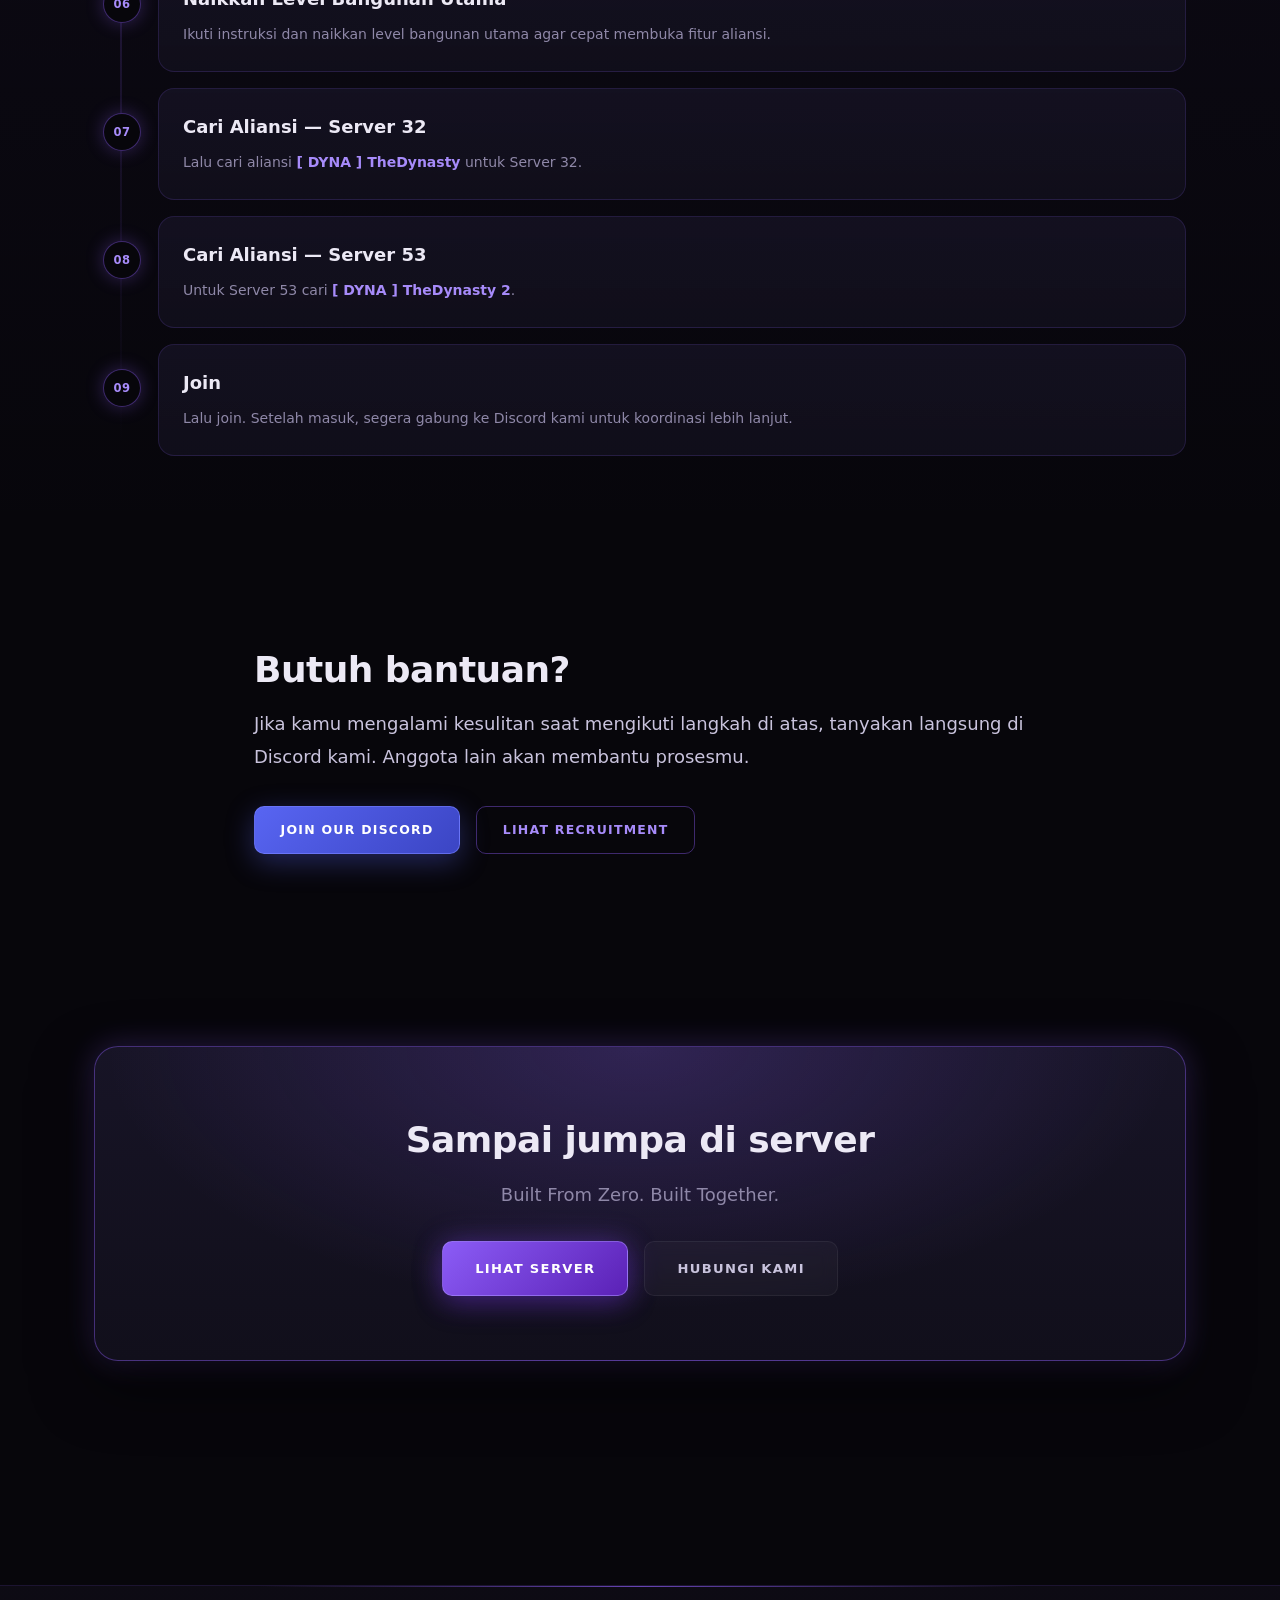
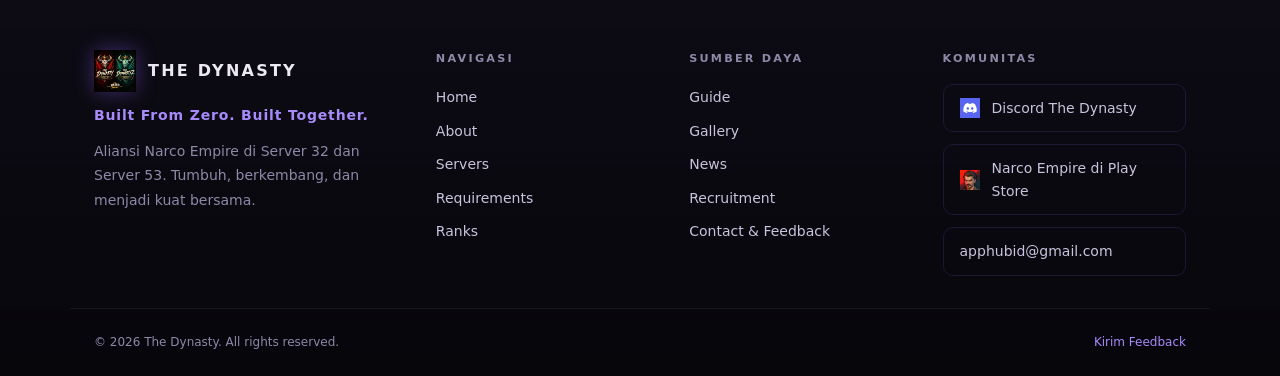
<file: pages/guide.html>
<!DOCTYPE html>
<html lang="id">
<head>
<meta charset="UTF-8">
<meta name="viewport" content="width=device-width, initial-scale=1.0">
<title>Panduan Pindah Server — The Dynasty | Narco Empire</title>
<meta name="description" content="Cara pindah server di Narco Empire untuk bergabung dengan aliansi The Dynasty di Server 32 atau Server 53.">
<meta name="theme-color" content="#8b5cf6">

<meta property="og:type" content="website">
<meta property="og:site_name" content="The Dynasty">
<meta property="og:title" content="Panduan Pindah Server — The Dynasty">
<meta property="og:description" content="Langkah demi langkah pindah server di Narco Empire.">
<meta property="og:image" content="../assets/images/logo/the-dynasty.png">

<link rel="icon" href="../favicon.ico" sizes="any">
<link rel="icon" type="image/png" href="../assets/images/logo/the-dynasty.png">
<link rel="manifest" href="../manifest.json">

<link rel="stylesheet" href="../css/reset.css">
<link rel="stylesheet" href="../css/variables.css">
<link rel="stylesheet" href="../css/main.css">
<link rel="stylesheet" href="../css/components/navbar.css">
<link rel="stylesheet" href="../css/components/buttons.css">
<link rel="stylesheet" href="../css/components/cards.css">
<link rel="stylesheet" href="../css/components/modal.css">
<link rel="stylesheet" href="../css/components/footer.css">
<link rel="stylesheet" href="../css/pages/guide.css">
<link rel="stylesheet" href="../css/responsive.css">
</head>
<body data-page="guide">

<a class="skip-link" href="#main">Lewati ke konten utama</a>
<div id="dynasty-navbar-root"></div>

<main id="main">

  <section class="page-hero" aria-labelledby="guide-title">
    <div class="page-hero__glow" aria-hidden="true"></div>
    <div class="container page-hero__inner">
      <span class="section-label" data-reveal>GUIDE</span>
      <h1 class="page-hero__title" id="guide-title" data-reveal data-reveal-delay="80">
        Cara Pindah Server
      </h1>
      <p class="page-hero__sub" data-reveal data-reveal-delay="160">
        Panduan lengkap untuk bergabung dengan The Dynasty di server pilihanmu.
      </p>
    </div>
  </section>

  <section class="section" aria-labelledby="guide-note-title">
    <div class="container container--narrow">
      <div class="notice notice--warning" data-reveal>
        <h2 class="notice__title" id="guide-note-title">Perhatian sebelum memulai</h2>
        <p class="notice__text">
          Pindah server = membuat akun dari awal dikarenakan Narco Empire tidak
          mendukung perpindahan akun utama ke server berbeda.
        </p>
      </div>
    </div>
  </section>

  <section class="section section--alt" aria-labelledby="steps-guide-title">
    <div class="container">
      <header class="section-head" data-reveal>
        <span class="section-label">STEP BY STEP</span>
        <h2 class="section-title" id="steps-guide-title">Sembilan langkah pindah server</h2>
      </header>

      <ol class="guide-timeline">
        <li class="guide-step" data-reveal>
          <span class="guide-step__num">01</span>
          <div class="guide-step__body">
            <h3 class="guide-step__title">Buka Profil</h3>
            <p class="guide-step__text">Pencet profil / foto profil pada layar utama game.</p>
          </div>
        </li>

        <li class="guide-step" data-reveal data-reveal-delay="60">
          <span class="guide-step__num">02</span>
          <div class="guide-step__body">
            <h3 class="guide-step__title">Masuk ke Pengaturan</h3>
            <p class="guide-step__text">Lalu masuk ke menu pengaturan.</p>
          </div>
        </li>

        <li class="guide-step" data-reveal data-reveal-delay="120">
          <span class="guide-step__num">03</span>
          <div class="guide-step__body">
            <h3 class="guide-step__title">Pilih Karakter</h3>
            <p class="guide-step__text">Setelah di menu pengaturan, pencet karakter.</p>
          </div>
        </li>

        <li class="guide-step" data-reveal data-reveal-delay="180">
          <span class="guide-step__num">04</span>
          <div class="guide-step__body">
            <h3 class="guide-step__title">Pilih Server</h3>
            <p class="guide-step__text">
              Setelah itu akan ada pilihan server 1 s/d 53.
            </p>
          </div>
        </li>

        <li class="guide-step" data-reveal data-reveal-delay="240">
          <span class="guide-step__num">05</span>
          <div class="guide-step__body">
            <h3 class="guide-step__title">Tentukan Tujuan</h3>
            <p class="guide-step__text">
              Pilih server 32 / 53 tergantung pilihan Anda.
            </p>
          </div>
        </li>

        <li class="guide-step" data-reveal data-reveal-delay="300">
          <span class="guide-step__num">06</span>
          <div class="guide-step__body">
            <h3 class="guide-step__title">Naikkan Level Bangunan Utama</h3>
            <p class="guide-step__text">
              Ikuti instruksi dan naikkan level bangunan utama agar cepat membuka
              fitur aliansi.
            </p>
          </div>
        </li>

        <li class="guide-step" data-reveal data-reveal-delay="360">
          <span class="guide-step__num">07</span>
          <div class="guide-step__body">
            <h3 class="guide-step__title">Cari Aliansi — Server 32</h3>
            <p class="guide-step__text">
              Lalu cari aliansi <strong>[ DYNA ] TheDynasty</strong> untuk Server 32.
            </p>
          </div>
        </li>

        <li class="guide-step" data-reveal data-reveal-delay="420">
          <span class="guide-step__num">08</span>
          <div class="guide-step__body">
            <h3 class="guide-step__title">Cari Aliansi — Server 53</h3>
            <p class="guide-step__text">
              Untuk Server 53 cari <strong>[ DYNA ] TheDynasty 2</strong>.
            </p>
          </div>
        </li>

        <li class="guide-step" data-reveal data-reveal-delay="480">
          <span class="guide-step__num">09</span>
          <div class="guide-step__body">
            <h3 class="guide-step__title">Join</h3>
            <p class="guide-step__text">
              Lalu join. Setelah masuk, segera gabung ke Discord kami untuk
              koordinasi lebih lanjut.
            </p>
          </div>
        </li>
      </ol>
    </div>
  </section>

  <section class="section" aria-labelledby="guide-help-title">
    <div class="container container--narrow">
      <h2 class="section-title" id="guide-help-title" data-reveal>Butuh bantuan?</h2>
      <p class="prose" data-reveal data-reveal-delay="100">
        Jika kamu mengalami kesulitan saat mengikuti langkah di atas, tanyakan
        langsung di Discord kami. Anggota lain akan membantu prosesmu.
      </p>
      <div class="guide-actions" data-reveal data-reveal-delay="160">
        <a class="btn btn--discord" href="https://discord.gg/narcoempire"
           target="_blank" rel="noopener noreferrer">JOIN OUR DISCORD</a>
        <a class="btn btn--outline" href="recruitment.html">LIHAT RECRUITMENT</a>
      </div>
    </div>
  </section>

  <section class="section section--final" aria-label="Ajakan bergabung">
    <div class="container">
      <div class="final-cta" data-reveal>
        <h2 class="final-cta__title">Sampai jumpa di server</h2>
        <p class="final-cta__text">Built From Zero. Built Together.</p>
        <div class="final-cta__actions">
          <a class="btn btn--primary btn--lg" href="servers.html">LIHAT SERVER</a>
          <a class="btn btn--ghost btn--lg" href="contact.html">HUBUNGI KAMI</a>
        </div>
      </div>
    </div>
  </section>

</main>

<div id="dynasty-footer-root"></div>

<script src="../js/components/navbar.js"></script>
<script src="../js/components/footer.js"></script>
<script src="../js/components/modal.js"></script>
<script src="../js/navigation.js"></script>
<script src="../js/animation.js"></script>
<script src="../js/app.js"></script>
<script src="../js/pwa.js"></script>
</body>
</html>
</file>
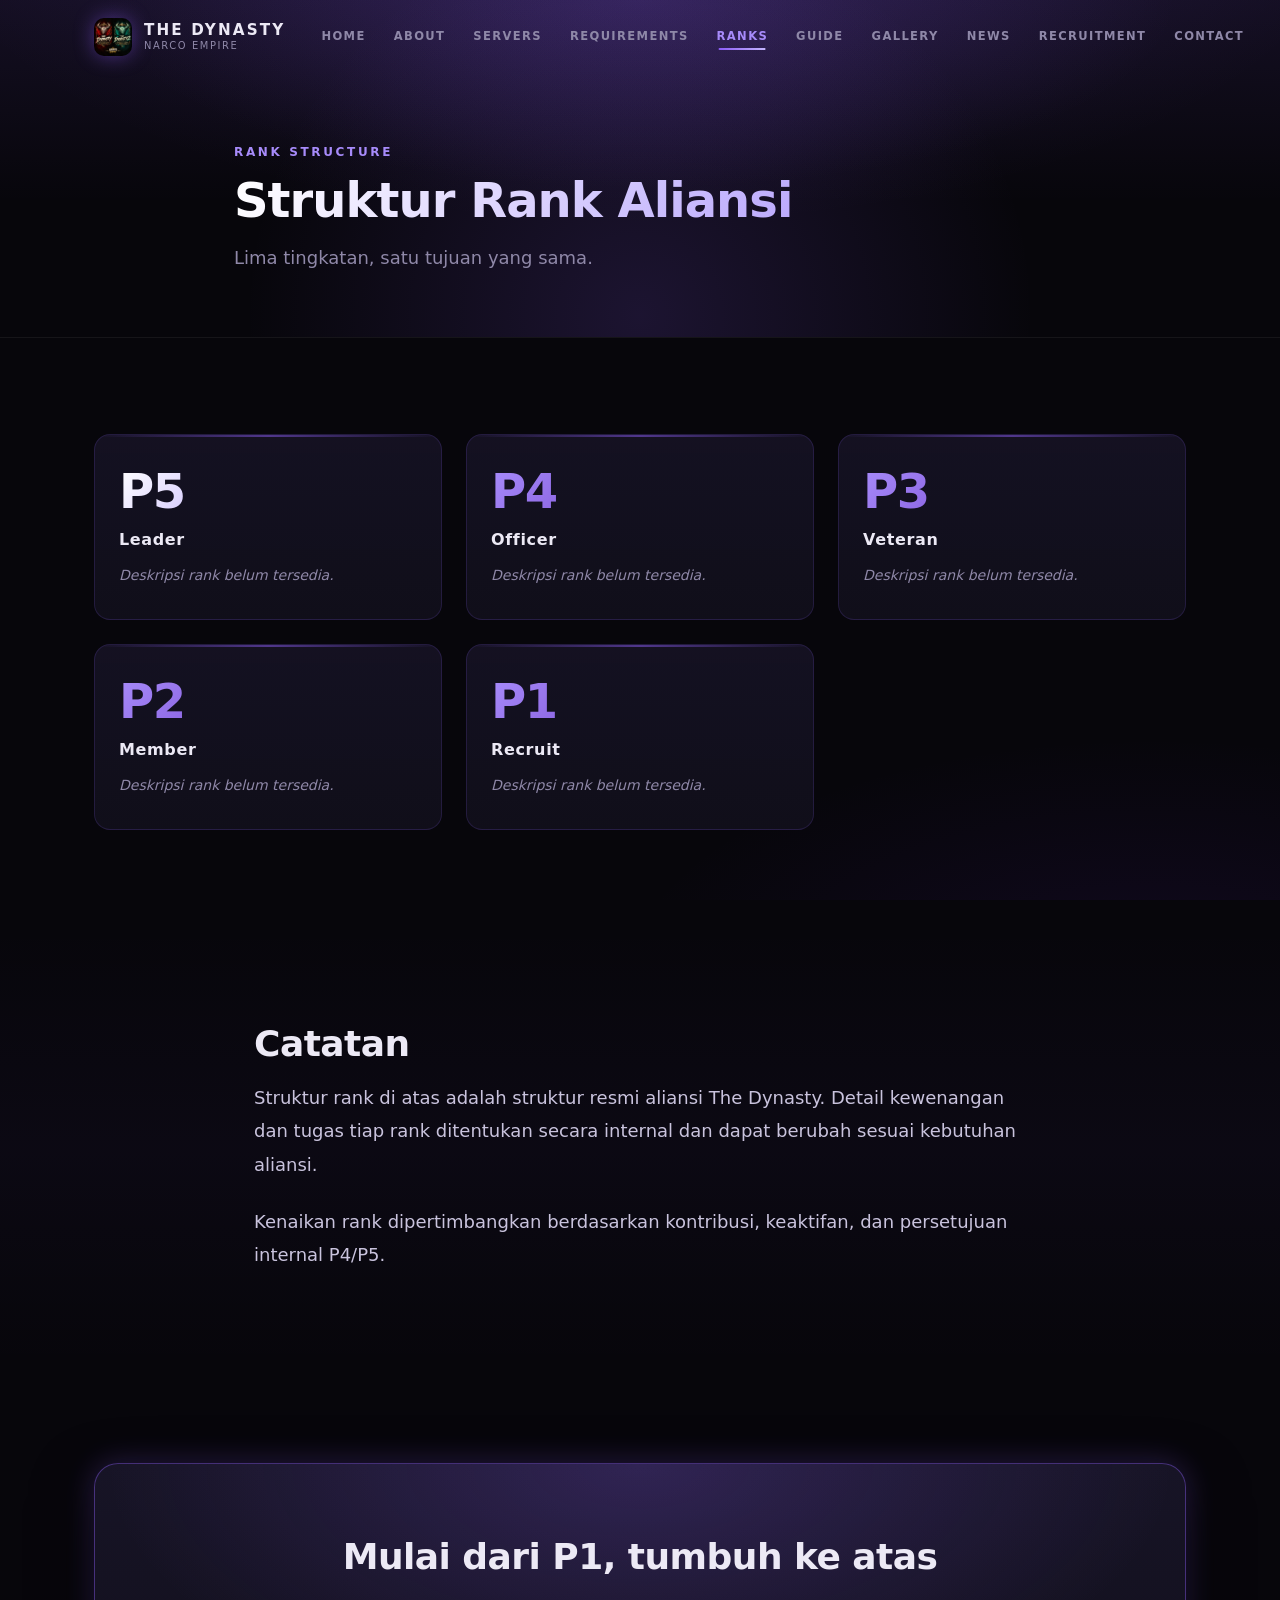
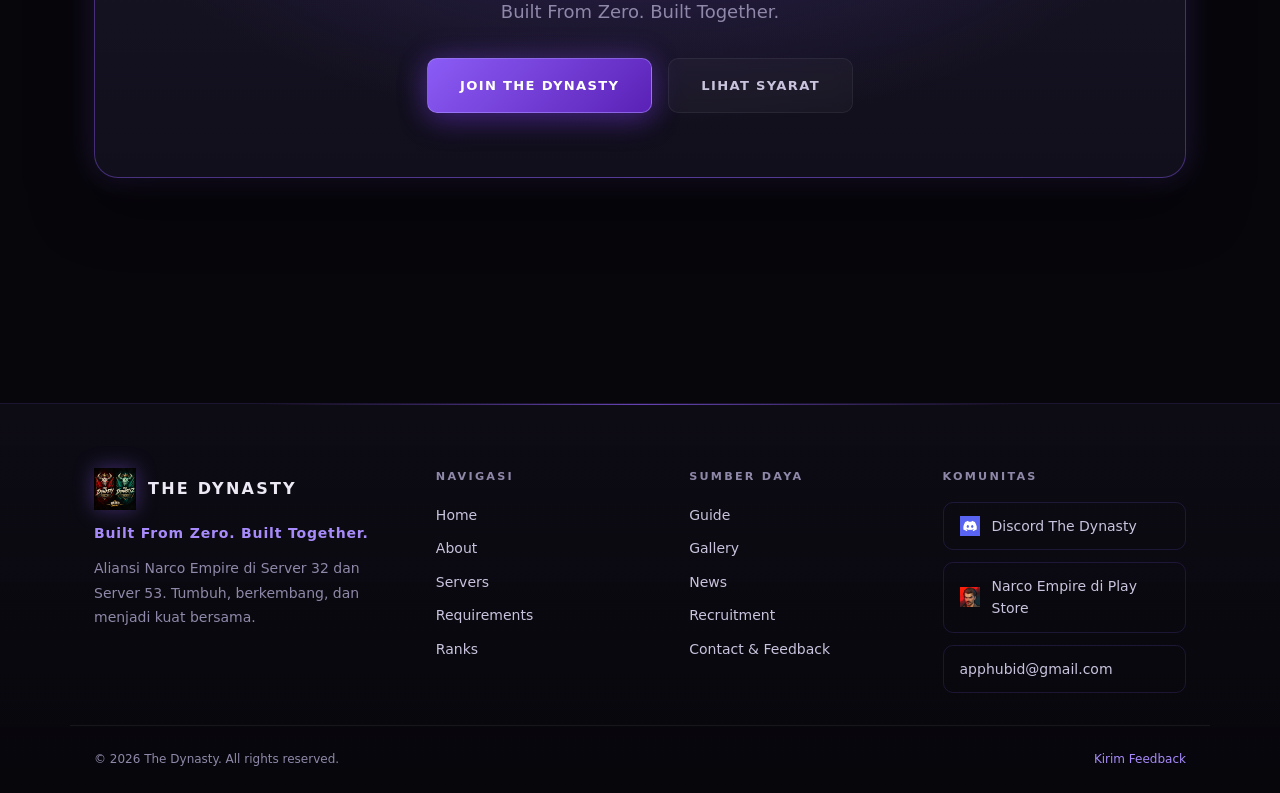
<file: pages/ranks.html>
<!DOCTYPE html>
<html lang="id">
<head>
<meta charset="UTF-8">
<meta name="viewport" content="width=device-width, initial-scale=1.0">
<title>Struktur Rank — The Dynasty | P5 sampai P1</title>
<meta name="description" content="Struktur rank aliansi The Dynasty di Narco Empire: P5, P4, P3, P2, dan P1.">
<meta name="theme-color" content="#8b5cf6">

<meta property="og:type" content="website">
<meta property="og:site_name" content="The Dynasty">
<meta property="og:title" content="Struktur Rank — The Dynasty">
<meta property="og:description" content="Struktur rank aliansi: P5, P4, P3, P2, P1.">
<meta property="og:image" content="../assets/images/logo/the-dynasty.png">

<link rel="icon" href="../favicon.ico" sizes="any">
<link rel="icon" type="image/png" href="../assets/images/logo/the-dynasty.png">
<link rel="manifest" href="../manifest.json">

<link rel="stylesheet" href="../css/reset.css">
<link rel="stylesheet" href="../css/variables.css">
<link rel="stylesheet" href="../css/main.css">
<link rel="stylesheet" href="../css/components/navbar.css">
<link rel="stylesheet" href="../css/components/buttons.css">
<link rel="stylesheet" href="../css/components/cards.css">
<link rel="stylesheet" href="../css/components/modal.css">
<link rel="stylesheet" href="../css/components/footer.css">
<link rel="stylesheet" href="../css/pages/ranks.css">
<link rel="stylesheet" href="../css/responsive.css">
</head>
<body data-page="ranks">

<a class="skip-link" href="#main">Lewati ke konten utama</a>
<div id="dynasty-navbar-root"></div>

<main id="main">

  <section class="page-hero" aria-labelledby="ranks-title">
    <div class="page-hero__glow" aria-hidden="true"></div>
    <div class="container page-hero__inner">
      <span class="section-label" data-reveal>RANK STRUCTURE</span>
      <h1 class="page-hero__title" id="ranks-title" data-reveal data-reveal-delay="80">
        Struktur Rank Aliansi
      </h1>
      <p class="page-hero__sub" data-reveal data-reveal-delay="160">
        Lima tingkatan, satu tujuan yang sama.
      </p>
    </div>
  </section>

  <section class="section" aria-label="Daftar rank">
    <div class="container">
      <div class="rank-list" id="rank-list">
        <div class="skeleton-card" aria-hidden="true"></div>
        <div class="skeleton-card" aria-hidden="true"></div>
        <div class="skeleton-card" aria-hidden="true"></div>
        <div class="skeleton-card" aria-hidden="true"></div>
        <div class="skeleton-card" aria-hidden="true"></div>
      </div>
    </div>
  </section>

  <section class="section section--alt" aria-labelledby="ranks-note-title">
    <div class="container container--narrow">
      <h2 class="section-title" id="ranks-note-title" data-reveal>Catatan</h2>
      <div class="prose" data-reveal data-reveal-delay="100">
        <p>
          Struktur rank di atas adalah struktur resmi aliansi The Dynasty. Detail
          kewenangan dan tugas tiap rank ditentukan secara internal dan dapat
          berubah sesuai kebutuhan aliansi.
        </p>
        <p>
          Kenaikan rank dipertimbangkan berdasarkan kontribusi, keaktifan, dan
          persetujuan internal P4/P5.
        </p>
      </div>
    </div>
  </section>

  <section class="section section--final" aria-label="Ajakan bergabung">
    <div class="container">
      <div class="final-cta" data-reveal>
        <h2 class="final-cta__title">Mulai dari P1, tumbuh ke atas</h2>
        <p class="final-cta__text">Built From Zero. Built Together.</p>
        <div class="final-cta__actions">
          <a class="btn btn--primary btn--lg" href="recruitment.html">JOIN THE DYNASTY</a>
          <a class="btn btn--ghost btn--lg" href="requirements.html">LIHAT SYARAT</a>
        </div>
      </div>
    </div>
  </section>

</main>

<div id="dynasty-footer-root"></div>

<script src="../js/components/navbar.js"></script>
<script src="../js/components/footer.js"></script>
<script src="../js/components/modal.js"></script>
<script src="../js/navigation.js"></script>
<script src="../js/animation.js"></script>
<script src="../js/app.js"></script>
<script src="../js/pwa.js"></script>
</body>
</html>
</file>
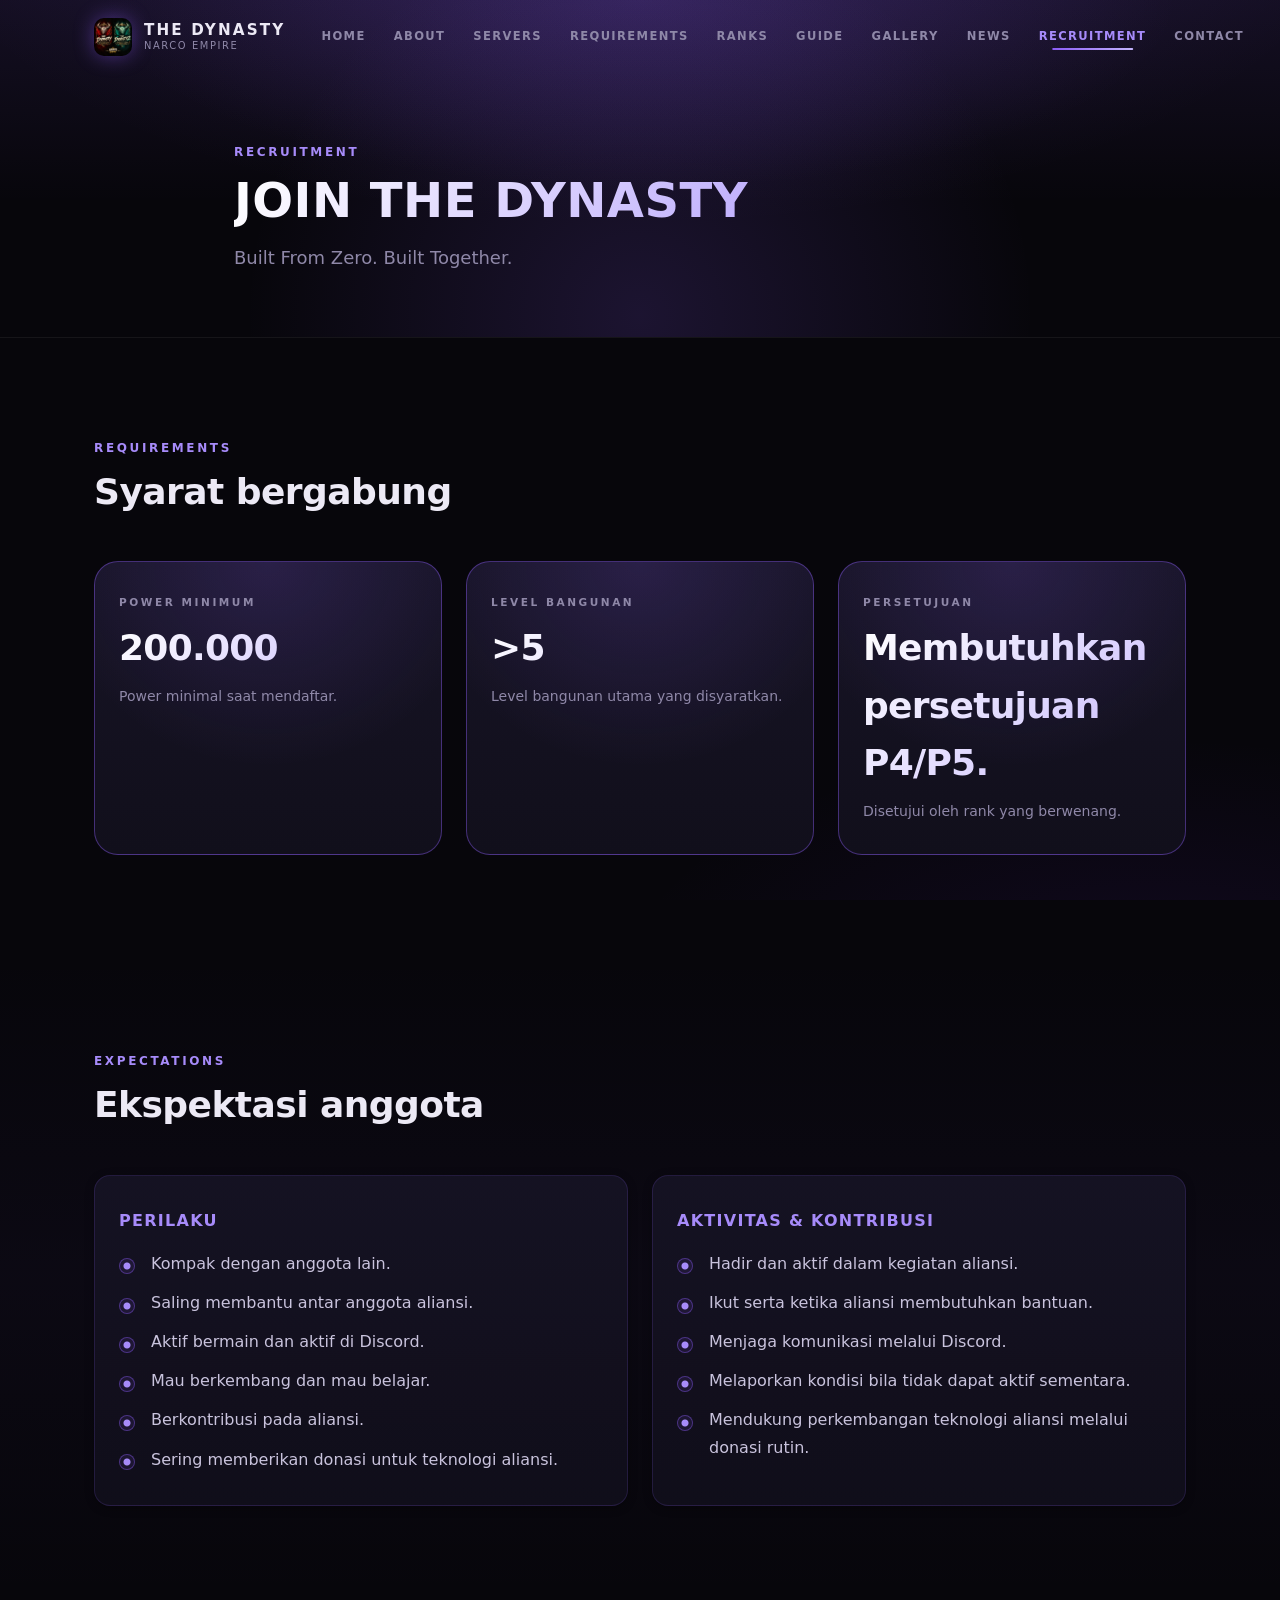
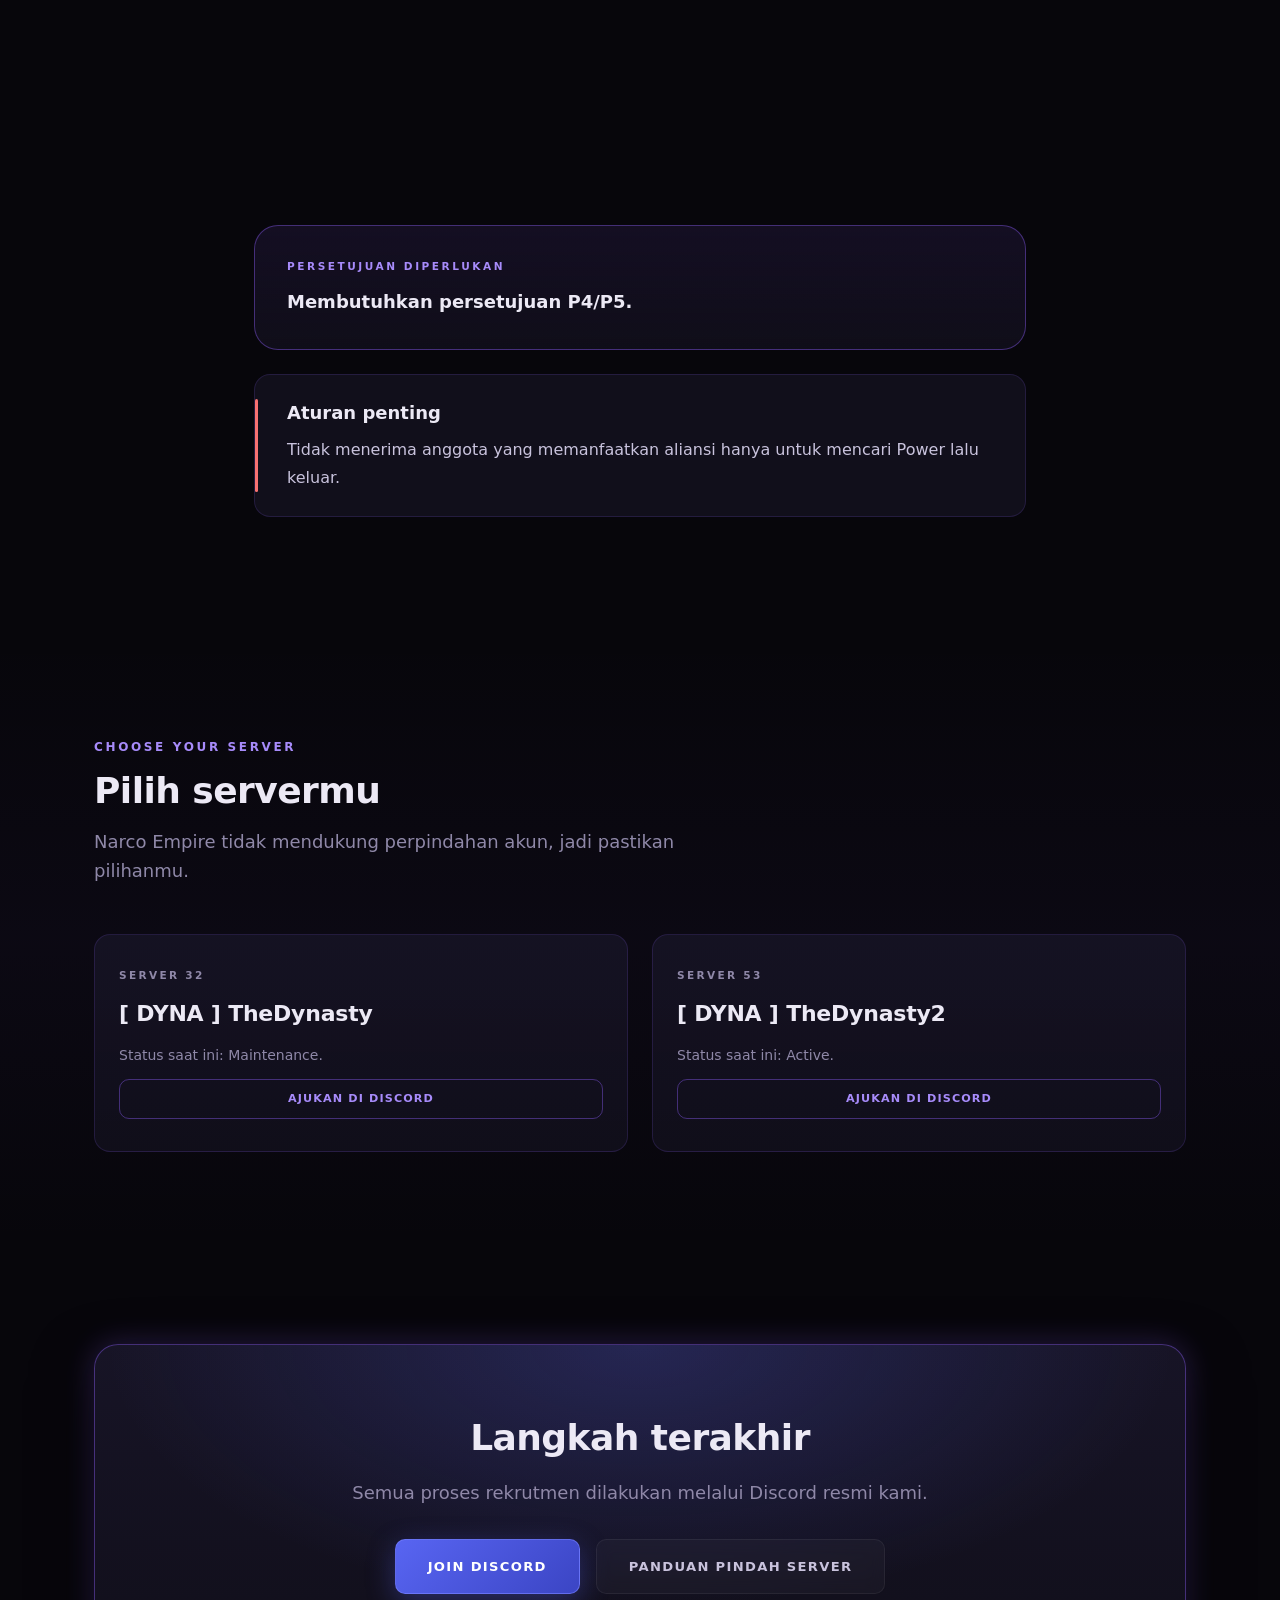
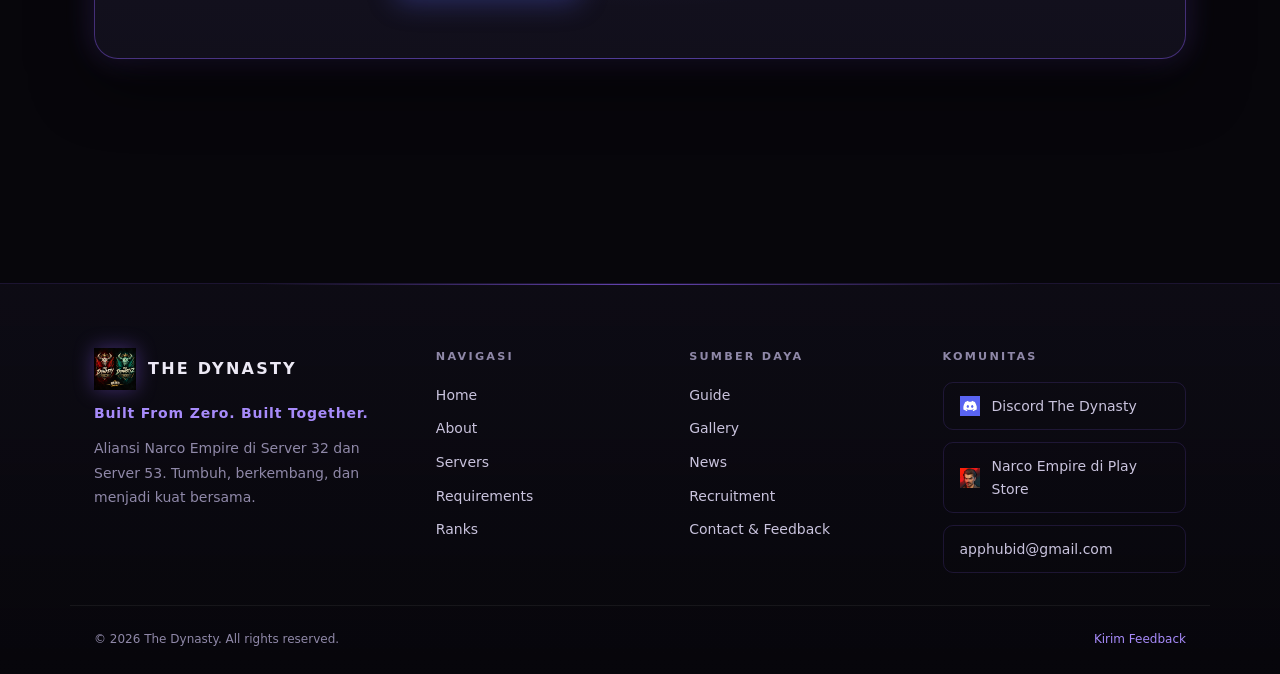
<file: pages/recruitment.html>
<!DOCTYPE html>
<html lang="id">
<head>
<meta charset="UTF-8">
<meta name="viewport" content="width=device-width, initial-scale=1.0">
<title>Recruitment — Join The Dynasty | Narco Empire</title>
<meta name="description" content="Bergabung dengan aliansi The Dynasty di Narco Empire. Syarat, ekspektasi, proses persetujuan, dan pilihan server.">
<meta name="theme-color" content="#8b5cf6">

<meta property="og:type" content="website">
<meta property="og:site_name" content="The Dynasty">
<meta property="og:title" content="Recruitment — Join The Dynasty">
<meta property="og:description" content="Built From Zero. Built Together.">
<meta property="og:image" content="../assets/images/logo/the-dynasty.png">

<link rel="icon" href="../favicon.ico" sizes="any">
<link rel="icon" type="image/png" href="../assets/images/logo/the-dynasty.png">
<link rel="manifest" href="../manifest.json">

<link rel="stylesheet" href="../css/reset.css">
<link rel="stylesheet" href="../css/variables.css">
<link rel="stylesheet" href="../css/main.css">
<link rel="stylesheet" href="../css/components/navbar.css">
<link rel="stylesheet" href="../css/components/buttons.css">
<link rel="stylesheet" href="../css/components/cards.css">
<link rel="stylesheet" href="../css/components/modal.css">
<link rel="stylesheet" href="../css/components/footer.css">
<link rel="stylesheet" href="../css/pages/recruitment.css">
<link rel="stylesheet" href="../css/responsive.css">
</head>
<body data-page="recruitment">

<a class="skip-link" href="#main">Lewati ke konten utama</a>
<div id="dynasty-navbar-root"></div>

<main id="main">

  <section class="page-hero page-hero--recruit" aria-labelledby="recruit-title">
    <div class="page-hero__glow" aria-hidden="true"></div>
    <div class="container page-hero__inner">
      <span class="section-label" data-reveal>RECRUITMENT</span>
      <h1 class="page-hero__title" id="recruit-title" data-reveal data-reveal-delay="80">
        JOIN THE DYNASTY
      </h1>
      <p class="page-hero__sub" data-reveal data-reveal-delay="160">
        Built From Zero. Built Together.
      </p>
    </div>
  </section>

  <section class="section" aria-labelledby="recruit-req-title">
    <div class="container">
      <header class="section-head" data-reveal>
        <span class="section-label">REQUIREMENTS</span>
        <h2 class="section-title" id="recruit-req-title">Syarat bergabung</h2>
      </header>

      <div class="req-grid" id="recruit-req-grid">
        <div class="skeleton-card" aria-hidden="true"></div>
        <div class="skeleton-card" aria-hidden="true"></div>
      </div>
    </div>
  </section>

  <section class="section section--alt" aria-labelledby="recruit-expect-title">
    <div class="container">
      <header class="section-head" data-reveal>
        <span class="section-label">EXPECTATIONS</span>
        <h2 class="section-title" id="recruit-expect-title">Ekspektasi anggota</h2>
      </header>

      <div class="grid grid--2">
        <article class="card card--expect" data-reveal>
          <h3 class="card__title">Perilaku</h3>
          <ul class="check-list" id="recruit-behavior-list"></ul>
        </article>

        <article class="card card--expect" data-reveal data-reveal-delay="120">
          <h3 class="card__title">Aktivitas &amp; Kontribusi</h3>
          <ul class="check-list" id="recruit-activity-list"></ul>
        </article>
      </div>
    </div>
  </section>

  <section class="section" aria-labelledby="recruit-process-title">
    <div class="container container--narrow">
      <header class="section-head" data-reveal>
        <span class="section-label">PROCESS</span>
        <h2 class="section-title" id="recruit-process-title">Proses persetujuan</h2>
      </header>

      <div id="recruit-approval" class="approval-box" data-reveal data-reveal-delay="100"></div>

      <div class="notice notice--danger" data-reveal data-reveal-delay="180">
        <h3 class="notice__title">Aturan penting</h3>
        <p class="notice__text" id="recruit-rule"></p>
      </div>
    </div>
  </section>

  <section class="section section--alt" aria-labelledby="recruit-server-title">
    <div class="container">
      <header class="section-head" data-reveal>
        <span class="section-label">CHOOSE YOUR SERVER</span>
        <h2 class="section-title" id="recruit-server-title">Pilih servermu</h2>
        <p class="section-sub">
          Narco Empire tidak mendukung perpindahan akun, jadi pastikan pilihanmu.
        </p>
      </header>

      <div class="grid grid--2" id="recruit-server-grid">
        <div class="skeleton-card" aria-hidden="true"></div>
        <div class="skeleton-card" aria-hidden="true"></div>
      </div>
    </div>
  </section>

  <section class="section section--final" aria-label="Ajakan bergabung">
    <div class="container">
      <div class="final-cta final-cta--discord" data-reveal>
        <h2 class="final-cta__title">Langkah terakhir</h2>
        <p class="final-cta__text">
          Semua proses rekrutmen dilakukan melalui Discord resmi kami.
        </p>
        <div class="final-cta__actions">
          <a class="btn btn--discord btn--lg" href="https://discord.gg/narcoempire"
             target="_blank" rel="noopener noreferrer">JOIN DISCORD</a>
          <a class="btn btn--ghost btn--lg" href="guide.html">PANDUAN PINDAH SERVER</a>
        </div>
      </div>
    </div>
  </section>

</main>

<div id="dynasty-footer-root"></div>

<script src="../js/components/navbar.js"></script>
<script src="../js/components/footer.js"></script>
<script src="../js/components/modal.js"></script>
<script src="../js/navigation.js"></script>
<script src="../js/animation.js"></script>
<script src="../js/pages/recruitment.js"></script>
<script src="../js/app.js"></script>
<script src="../js/pwa.js"></script>
</body>
</html>
</file>
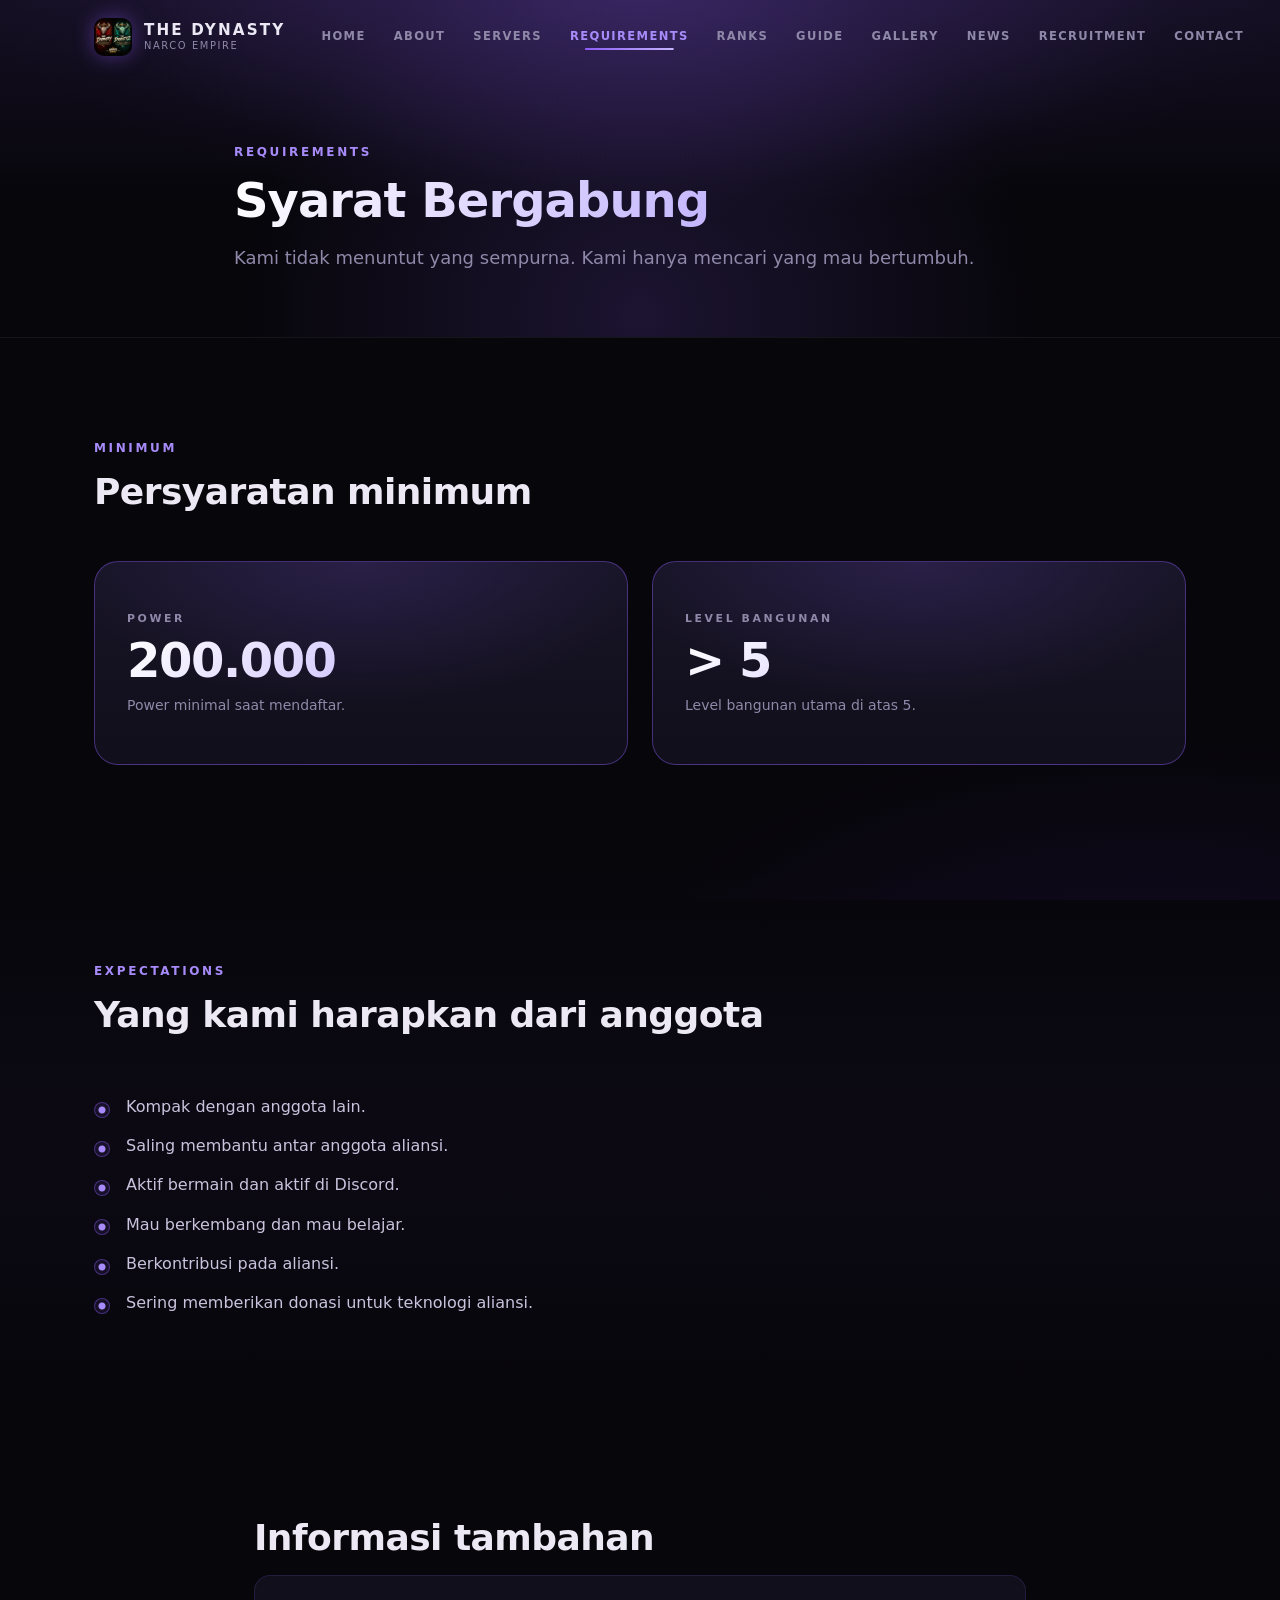
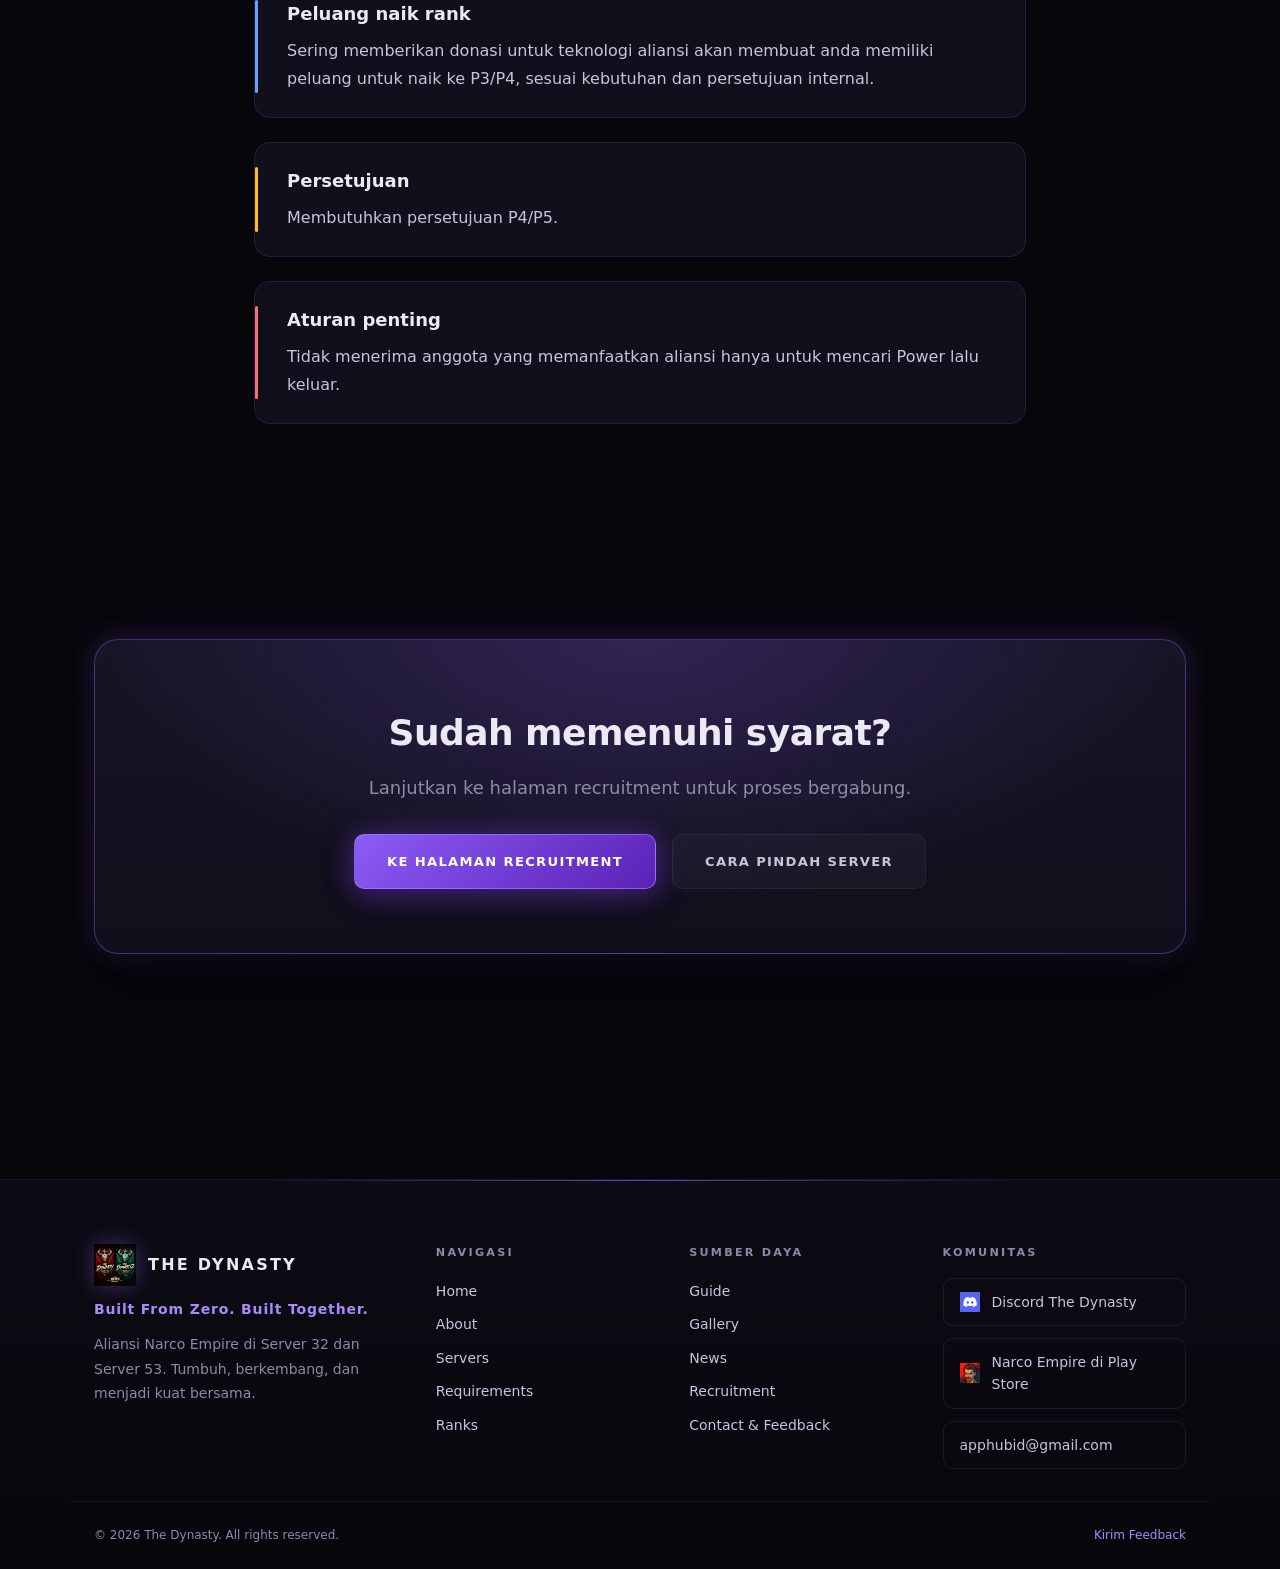
<file: pages/requirements.html>
<!DOCTYPE html>
<html lang="id">
<head>
<meta charset="UTF-8">
<meta name="viewport" content="width=device-width, initial-scale=1.0">
<title>Syarat Bergabung — The Dynasty | Narco Empire</title>
<meta name="description" content="Syarat dan ketentuan bergabung dengan aliansi The Dynasty di Narco Empire. Power 200.000, level bangunan di atas 5, dan persetujuan P4/P5.">
<meta name="theme-color" content="#8b5cf6">

<meta property="og:type" content="website">
<meta property="og:site_name" content="The Dynasty">
<meta property="og:title" content="Syarat Bergabung — The Dynasty">
<meta property="og:description" content="Power 200.000 · Level bangunan > 5 · Persetujuan P4/P5.">
<meta property="og:image" content="../assets/images/logo/the-dynasty.png">

<link rel="icon" href="../favicon.ico" sizes="any">
<link rel="icon" type="image/png" href="../assets/images/logo/the-dynasty.png">
<link rel="manifest" href="../manifest.json">

<link rel="stylesheet" href="../css/reset.css">
<link rel="stylesheet" href="../css/variables.css">
<link rel="stylesheet" href="../css/main.css">
<link rel="stylesheet" href="../css/components/navbar.css">
<link rel="stylesheet" href="../css/components/buttons.css">
<link rel="stylesheet" href="../css/components/cards.css">
<link rel="stylesheet" href="../css/components/modal.css">
<link rel="stylesheet" href="../css/components/footer.css">
<link rel="stylesheet" href="../css/pages/requirements.css">
<link rel="stylesheet" href="../css/responsive.css">
</head>
<body data-page="requirements">

<a class="skip-link" href="#main">Lewati ke konten utama</a>
<div id="dynasty-navbar-root"></div>

<main id="main">

  <section class="page-hero" aria-labelledby="req-title">
    <div class="page-hero__glow" aria-hidden="true"></div>
    <div class="container page-hero__inner">
      <span class="section-label" data-reveal>REQUIREMENTS</span>
      <h1 class="page-hero__title" id="req-title" data-reveal data-reveal-delay="80">
        Syarat Bergabung
      </h1>
      <p class="page-hero__sub" data-reveal data-reveal-delay="160">
        Kami tidak menuntut yang sempurna. Kami hanya mencari yang mau bertumbuh.
      </p>
    </div>
  </section>

  <section class="section" aria-labelledby="min-req-title">
    <div class="container">
      <header class="section-head" data-reveal>
        <span class="section-label">MINIMUM</span>
        <h2 class="section-title" id="min-req-title">Persyaratan minimum</h2>
      </header>

      <div class="grid grid--2">
        <article class="req-card" data-reveal>
          <span class="req-card__label">POWER</span>
          <span class="req-card__value">200.000</span>
          <p class="req-card__hint">Power minimal saat mendaftar.</p>
        </article>
        <article class="req-card" data-reveal data-reveal-delay="120">
          <span class="req-card__label">LEVEL BANGUNAN</span>
          <span class="req-card__value">&gt; 5</span>
          <p class="req-card__hint">Level bangunan utama di atas 5.</p>
        </article>
      </div>
    </div>
  </section>

  <section class="section section--alt" aria-labelledby="attitude-title">
    <div class="container">
      <header class="section-head" data-reveal>
        <span class="section-label">EXPECTATIONS</span>
        <h2 class="section-title" id="attitude-title">Yang kami harapkan dari anggota</h2>
      </header>

      <ul class="check-list" data-reveal data-reveal-delay="120">
        <li class="check-list__item">Kompak dengan anggota lain.</li>
        <li class="check-list__item">Saling membantu antar anggota aliansi.</li>
        <li class="check-list__item">Aktif bermain dan aktif di Discord.</li>
        <li class="check-list__item">Mau berkembang dan mau belajar.</li>
        <li class="check-list__item">Berkontribusi pada aliansi.</li>
        <li class="check-list__item">Sering memberikan donasi untuk teknologi aliansi.</li>
      </ul>
    </div>
  </section>

  <section class="section" aria-labelledby="extra-title">
    <div class="container container--narrow">
      <h2 class="section-title" id="extra-title" data-reveal>Informasi tambahan</h2>

      <div class="notice notice--info" data-reveal data-reveal-delay="100">
        <h3 class="notice__title">Peluang naik rank</h3>
        <p class="notice__text">
          Sering memberikan donasi untuk teknologi aliansi akan membuat anda memiliki
          peluang untuk naik ke P3/P4, sesuai kebutuhan dan persetujuan internal.
        </p>
      </div>

      <div class="notice notice--warning" data-reveal data-reveal-delay="180">
        <h3 class="notice__title">Persetujuan</h3>
        <p class="notice__text">Membutuhkan persetujuan P4/P5.</p>
      </div>

      <div class="notice notice--danger" data-reveal data-reveal-delay="260">
        <h3 class="notice__title">Aturan penting</h3>
        <p class="notice__text">
          Tidak menerima anggota yang memanfaatkan aliansi hanya untuk mencari Power
          lalu keluar.
        </p>
      </div>
    </div>
  </section>

  <section class="section section--final" aria-label="Ajakan bergabung">
    <div class="container">
      <div class="final-cta" data-reveal>
        <h2 class="final-cta__title">Sudah memenuhi syarat?</h2>
        <p class="final-cta__text">Lanjutkan ke halaman recruitment untuk proses bergabung.</p>
        <div class="final-cta__actions">
          <a class="btn btn--primary btn--lg" href="recruitment.html">KE HALAMAN RECRUITMENT</a>
          <a class="btn btn--ghost btn--lg" href="guide.html">CARA PINDAH SERVER</a>
        </div>
      </div>
    </div>
  </section>

</main>

<div id="dynasty-footer-root"></div>

<script src="../js/components/navbar.js"></script>
<script src="../js/components/footer.js"></script>
<script src="../js/components/modal.js"></script>
<script src="../js/navigation.js"></script>
<script src="../js/animation.js"></script>
<script src="../js/app.js"></script>
<script src="../js/pwa.js"></script>
</body>
</html>
</file>
<file: css/variables.css>
/* The Dynasty — Design Tokens */

:root {
  /* ---- Warna Dasar ---- */
  --color-bg: #07060b;
  --color-bg-alt: #0b0912;
  --color-surface: #110f1b;
  --color-surface-2: #171426;
  --color-surface-3: #1e1a30;

  /* ---- Warna Aksen ---- */
  --color-primary: #8b5cf6;
  --color-primary-dark: #5b21b6;
  --color-primary-light: #a78bfa;
  --color-accent: #c4b5fd;
  --color-silver: #cbd0dd;
  --color-warm: #f0a868;

  /* ---- Teks ---- */
  --color-text: #ece9f5;
  --color-text-soft: #c9c3dd;
  --color-muted: #8f88a8;

  /* ---- Garis & Glow ---- */
  --color-border: rgba(139, 92, 246, 0.16);
  --color-border-strong: rgba(139, 92, 246, 0.42);
  --color-border-soft: rgba(255, 255, 255, 0.06);
  --color-glow: rgba(139, 92, 246, 0.35);
  --color-glow-soft: rgba(139, 92, 246, 0.14);

  /* ---- Status ---- */
  --color-success: #34d399;
  --color-warning: #fbbf24;
  --color-danger: #f87171;
  --color-info: #60a5fa;

  /* ---- Spacing ---- */
  --space-1: 0.25rem;
  --space-2: 0.5rem;
  --space-3: 0.75rem;
  --space-4: 1rem;
  --space-5: 1.5rem;
  --space-6: 2rem;
  --space-7: 3rem;
  --space-8: 4rem;
  --space-9: 6rem;
  --space-10: 8rem;

  /* ---- Radius ---- */
  --radius-xs: 6px;
  --radius-sm: 10px;
  --radius-md: 16px;
  --radius-lg: 24px;
  --radius-xl: 32px;
  --radius-pill: 999px;

  /* ---- Shadow ---- */
  --shadow-sm: 0 2px 8px rgba(0, 0, 0, 0.35);
  --shadow-md: 0 10px 30px rgba(0, 0, 0, 0.45);
  --shadow-lg: 0 24px 60px rgba(0, 0, 0, 0.55);
  --shadow-glow: 0 0 30px rgba(139, 92, 246, 0.28);
  --shadow-glow-strong: 0 0 50px rgba(139, 92, 246, 0.45);

  /* ---- Transition ---- */
  --transition-fast: 0.16s ease;
  --transition-base: 0.28s cubic-bezier(0.22, 0.72, 0.3, 1);
  --transition-slow: 0.5s cubic-bezier(0.22, 0.72, 0.3, 1);

  /* ---- Layout ---- */
  --container-width: 1240px;
  --container-narrow: 820px;
  --header-height: 74px;

  /* ---- Tipografi ---- */
  --font-sans: "Segoe UI", system-ui, -apple-system, "Helvetica Neue", Roboto,
    "Noto Sans", Arial, sans-serif;
  --font-mono: "SFMono-Regular", Consolas, "Liberation Mono", Menlo, monospace;

  --fs-xs: 0.75rem;
  --fs-sm: 0.875rem;
  --fs-base: 1rem;
  --fs-md: 1.125rem;
  --fs-lg: 1.375rem;
  --fs-xl: 1.75rem;
  --fs-2xl: 2.25rem;
  --fs-3xl: 3rem;
  --fs-4xl: 4rem;
  --fs-5xl: 5.5rem;

  /* ---- Z-Index ---- */
  --z-navbar: 900;
  --z-overlay: 950;
  --z-modal: 1000;
}
</file>
<file: css/main.css>
/* The Dynasty — Global Layout */

body {
  font-family: var(--font-sans);
  font-size: var(--fs-base);
  color: var(--color-text);
  background-color: var(--color-bg);
  background-image:
    radial-gradient(ellipse 80% 50% at 50% -10%, rgba(139, 92, 246, 0.14), transparent 70%),
    radial-gradient(ellipse 60% 40% at 90% 110%, rgba(91, 33, 182, 0.12), transparent 70%);
  background-attachment: fixed;
  overflow-x: hidden;
}

body.is-locked {
  overflow: hidden;
}

main {
  display: block;
  position: relative;
  z-index: 1;
}

/* ---------- Container ---------- */

.container {
  width: 100%;
  max-width: var(--container-width);
  margin-inline: auto;
  padding-inline: var(--space-5);
}

.container--narrow {
  max-width: var(--container-narrow);
}

/* ---------- Skip Link ---------- */

.skip-link {
  position: absolute;
  top: -100px;
  left: var(--space-4);
  z-index: 2000;
  padding: var(--space-3) var(--space-5);
  background: var(--color-primary);
  color: #fff;
  border-radius: var(--radius-sm);
  font-weight: 600;
  transition: top var(--transition-fast);
}

.skip-link:focus {
  top: var(--space-4);
}

/* ---------- Section ---------- */

.section {
  position: relative;
  padding-block: var(--space-9);
}

.section--alt {
  background: linear-gradient(180deg, transparent, rgba(139, 92, 246, 0.035), transparent);
}

.section--final {
  padding-block: var(--space-9) var(--space-10);
}

.section-head {
  max-width: 720px;
  margin-bottom: var(--space-7);
}

.section-foot {
  margin-top: var(--space-7);
  display: flex;
  justify-content: center;
}

.section-label {
  display: inline-block;
  font-size: var(--fs-xs);
  font-weight: 700;
  letter-spacing: 0.22em;
  text-transform: uppercase;
  color: var(--color-primary-light);
  margin-bottom: var(--space-3);
}

.section-title {
  font-size: clamp(1.6rem, 3.4vw, var(--fs-2xl));
  line-height: 1.2;
  font-weight: 800;
  letter-spacing: -0.015em;
  color: var(--color-text);
  margin-bottom: var(--space-4);
}

.section-sub {
  color: var(--color-muted);
  font-size: var(--fs-md);
  max-width: 620px;
}

.visually-hidden {
  position: absolute !important;
  width: 1px;
  height: 1px;
  padding: 0;
  margin: -1px;
  overflow: hidden;
  clip: rect(0 0 0 0);
  white-space: nowrap;
  border: 0;
}

/* ---------- Grid ---------- */

.grid {
  display: grid;
  gap: var(--space-5);
}

.grid--2 {
  grid-template-columns: repeat(2, minmax(0, 1fr));
}

.grid--3 {
  grid-template-columns: repeat(3, minmax(0, 1fr));
}

.grid--4 {
  grid-template-columns: repeat(4, minmax(0, 1fr));
}

/* ---------- Prose ---------- */

.prose {
  color: var(--color-text-soft);
  font-size: var(--fs-md);
  line-height: 1.85;
}

.prose p + p {
  margin-top: var(--space-5);
}

.prose__emphasis {
  color: var(--color-primary-light);
  font-weight: 600;
  font-size: var(--fs-lg);
  line-height: 1.6;
}

.prose code {
  font-family: var(--font-mono);
  font-size: 0.9em;
  background: var(--color-surface-2);
  border: 1px solid var(--color-border);
  border-radius: var(--radius-xs);
  padding: 0.1em 0.45em;
  color: var(--color-accent);
}

/* ---------- Link Arrow ---------- */

.link-arrow {
  display: inline-flex;
  align-items: center;
  gap: var(--space-2);
  margin-top: var(--space-5);
  color: var(--color-primary-light);
  font-weight: 600;
  font-size: var(--fs-sm);
  letter-spacing: 0.04em;
  transition: color var(--transition-fast), gap var(--transition-fast);
}

.link-arrow::after {
  content: "→";
  transition: transform var(--transition-fast);
}

.link-arrow:hover {
  color: var(--color-accent);
}

.link-arrow:hover::after {
  transform: translateX(4px);
}

/* ---------- Page Hero (halaman dalam) ---------- */

.page-hero {
  position: relative;
  padding-block: calc(var(--header-height) + var(--space-8)) var(--space-8);
  overflow: hidden;
  isolation: isolate;
  border-bottom: 1px solid var(--color-border-soft);
}

.page-hero::before {
  content: "";
  position: absolute;
  inset: 0;
  background:
    linear-gradient(180deg, rgba(139, 92, 246, 0.10), transparent 60%),
    radial-gradient(ellipse 60% 80% at 50% 0%, rgba(139, 92, 246, 0.18), transparent 70%);
  z-index: -1;
}

.page-hero__glow {
  position: absolute;
  top: -40%;
  left: 50%;
  width: 900px;
  height: 900px;
  transform: translateX(-50%);
  background: radial-gradient(circle, rgba(139, 92, 246, 0.16), transparent 62%);
  pointer-events: none;
  z-index: -1;
  animation: ambientFloat 14s ease-in-out infinite;
}

.page-hero__inner {
  position: relative;
  max-width: 860px;
}

.page-hero__title {
  font-size: clamp(1.9rem, 4.6vw, var(--fs-3xl));
  line-height: 1.12;
  font-weight: 800;
  letter-spacing: -0.02em;
  margin-bottom: var(--space-4);
  background: linear-gradient(120deg, #ffffff 0%, var(--color-accent) 60%, var(--color-primary-light) 100%);
  -webkit-background-clip: text;
  background-clip: text;
  color: transparent;
}

.page-hero__sub {
  color: var(--color-muted);
  font-size: var(--fs-md);
}

/* ---------- Vision Quote ---------- */

.vision {
  position: relative;
  max-width: 900px;
  margin-inline: auto;
  padding: var(--space-8) var(--space-6);
  text-align: center;
  border: 1px solid var(--color-border);
  border-radius: var(--radius-lg);
  background:
    linear-gradient(180deg, rgba(139, 92, 246, 0.07), rgba(17, 15, 27, 0.6));
  box-shadow: var(--shadow-md);
}

.vision::before,
.vision::after {
  content: "";
  position: absolute;
  width: 60px;
  height: 1px;
  top: 0;
  background: linear-gradient(90deg, transparent, var(--color-primary), transparent);
}

.vision::before { left: 10%; }
.vision::after { right: 10%; }

.vision__text {
  font-size: clamp(1.15rem, 2.4vw, var(--fs-xl));
  line-height: 1.6;
  font-weight: 500;
  color: var(--color-text);
}

.vision__brand {
  color: var(--color-primary-light);
  font-weight: 800;
}

.vision__footer {
  margin-top: var(--space-6);
  display: flex;
  flex-direction: column;
  gap: var(--space-2);
  font-size: var(--fs-sm);
  letter-spacing: 0.14em;
  text-transform: uppercase;
  color: var(--color-muted);
}

.vision__sub {
  color: var(--color-primary-light);
  font-weight: 700;
}

/* ---------- Final CTA ---------- */

.final-cta {
  position: relative;
  overflow: hidden;
  text-align: center;
  padding: var(--space-8) var(--space-6);
  border-radius: var(--radius-lg);
  border: 1px solid var(--color-border-strong);
  background:
    radial-gradient(ellipse 70% 120% at 50% 0%, rgba(139, 92, 246, 0.22), transparent 70%),
    linear-gradient(180deg, var(--color-surface-2), var(--color-surface));
  box-shadow: var(--shadow-lg), var(--shadow-glow);
}

.final-cta--discord {
  background:
    radial-gradient(ellipse 70% 120% at 50% 0%, rgba(88, 101, 242, 0.22), transparent 70%),
    linear-gradient(180deg, var(--color-surface-2), var(--color-surface));
}

.final-cta__title {
  font-size: clamp(1.4rem, 3.2vw, var(--fs-2xl));
  font-weight: 800;
  letter-spacing: -0.015em;
  margin-bottom: var(--space-3);
}

.final-cta__text {
  color: var(--color-muted);
  margin-bottom: var(--space-6);
  font-size: var(--fs-md);
}

.final-cta__actions {
  display: flex;
  flex-wrap: wrap;
  gap: var(--space-4);
  justify-content: center;
}

/* ---------- Notice ---------- */

.notice {
  position: relative;
  padding: var(--space-5) var(--space-5) var(--space-5) var(--space-6);
  border-radius: var(--radius-md);
  border: 1px solid var(--color-border);
  background: var(--color-surface);
  margin-bottom: var(--space-5);
}

.notice::before {
  content: "";
  position: absolute;
  left: 0;
  top: var(--space-5);
  bottom: var(--space-5);
  width: 3px;
  border-radius: var(--radius-pill);
  background: var(--color-primary);
}

.notice--info::before { background: var(--color-info); }
.notice--warning::before { background: var(--color-warning); }
.notice--danger::before { background: var(--color-danger); }

.notice__title {
  font-size: var(--fs-md);
  font-weight: 700;
  margin-bottom: var(--space-2);
  color: var(--color-text);
}

.notice__text {
  color: var(--color-text-soft);
  line-height: 1.75;
}

/* ---------- Check List ---------- */

.check-list {
  display: flex;
  flex-direction: column;
  gap: var(--space-3);
}

.check-list__item {
  position: relative;
  padding-left: var(--space-6);
  color: var(--color-text-soft);
  line-height: 1.7;
}

.check-list__item::before {
  content: "";
  position: absolute;
  left: 0;
  top: 0.55em;
  width: 16px;
  height: 16px;
  border-radius: 50%;
  border: 1px solid var(--color-border-strong);
  background:
    radial-gradient(circle at center, var(--color-primary-light) 0 3px, transparent 4px),
    rgba(139, 92, 246, 0.1);
}

/* ---------- Skeleton ---------- */

.skeleton-card {
  min-height: 220px;
  border-radius: var(--radius-md);
  border: 1px solid var(--color-border-soft);
  background: linear-gradient(
    100deg,
    var(--color-surface) 30%,
    var(--color-surface-2) 50%,
    var(--color-surface) 70%
  );
  background-size: 220% 100%;
  animation: skeletonShimmer 1.6s linear infinite;
}

.skeleton-card--tall {
  min-height: 460px;
}

/* ---------- Empty State ---------- */

.empty-state {
  text-align: center;
  padding: var(--space-8) var(--space-5);
  border: 1px dashed var(--color-border-strong);
  border-radius: var(--radius-lg);
  background: rgba(139, 92, 246, 0.04);
}

.empty-state__icon {
  font-size: 2.5rem;
  margin-bottom: var(--space-4);
  opacity: 0.75;
}

.empty-state__title {
  font-size: var(--fs-lg);
  font-weight: 700;
  margin-bottom: var(--space-2);
}

.empty-state__text {
  color: var(--color-muted);
  max-width: 460px;
  margin-inline: auto;
}

/* ---------- Animations ---------- */

@keyframes ambientFloat {
  0%, 100% { transform: translateX(-50%) translateY(0); }
  50% { transform: translateX(-50%) translateY(24px); }
}

@keyframes skeletonShimmer {
  0% { background-position: 120% 0; }
  100% { background-position: -120% 0; }
}

@keyframes fadeUp {
  from { opacity: 0; transform: translateY(24px); }
  to { opacity: 1; transform: translateY(0); }
}

@keyframes pulseGlow {
  0%, 100% { opacity: 0.55; }
  50% { opacity: 1; }
}

/* ---------- Reveal ---------- */

[data-reveal] {
  opacity: 0;
  transform: translateY(22px);
  transition:
    opacity 0.7s cubic-bezier(0.22, 0.72, 0.3, 1),
    transform 0.7s cubic-bezier(0.22, 0.72, 0.3, 1);
  will-change: opacity, transform;
}

[data-reveal].is-visible {
  opacity: 1;
  transform: translateY(0);
}

@media (prefers-reduced-motion: reduce) {
  [data-reveal] {
    opacity: 1;
    transform: none;
    transition: none;
  }
}

/* ---------- Reduced Motion Global ---------- */

@media (prefers-reduced-motion: reduce) {
  .page-hero__glow,
  .skeleton-card {
    animation: none;
  }
}
</file>
<file: css/components/navbar.css>
/* The Dynasty — Navbar */

.dynasty-header {
  position: fixed;
  top: 0;
  left: 0;
  right: 0;
  z-index: var(--z-navbar);
  height: var(--header-height);
  display: flex;
  align-items: center;
  background: transparent;
  transition:
    background var(--transition-base),
    box-shadow var(--transition-base),
    border-color var(--transition-base),
    height var(--transition-base);
  border-bottom: 1px solid transparent;
}

.dynasty-header.is-scrolled {
  height: 62px;
  background: rgba(9, 7, 16, 0.82);
  backdrop-filter: blur(18px) saturate(140%);
  -webkit-backdrop-filter: blur(18px) saturate(140%);
  border-bottom-color: var(--color-border);
  box-shadow: 0 8px 32px rgba(0, 0, 0, 0.5);
}

.dynasty-navbar {
  width: 100%;
  max-width: var(--container-width);
  margin-inline: auto;
  padding-inline: var(--space-5);
  display: flex;
  align-items: center;
  justify-content: space-between;
  gap: var(--space-5);
}

/* ---- Brand ---- */

.dynasty-brand {
  display: inline-flex;
  align-items: center;
  gap: var(--space-3);
  flex-shrink: 0;
}

.dynasty-brand__logo {
  width: 38px;
  height: 38px;
  object-fit: contain;
  border-radius: var(--radius-sm);
  filter: drop-shadow(0 0 10px rgba(139, 92, 246, 0.45));
  transition: transform var(--transition-base);
}

.dynasty-brand:hover .dynasty-brand__logo {
  transform: scale(1.06);
}

.dynasty-brand__mark {
  width: 38px;
  height: 38px;
  display: grid;
  place-items: center;
  border-radius: var(--radius-sm);
  border: 1px solid var(--color-border-strong);
  background: linear-gradient(145deg, rgba(139, 92, 246, 0.25), rgba(139, 92, 246, 0.05));
  color: var(--color-primary-light);
  font-weight: 800;
  font-size: var(--fs-sm);
  letter-spacing: 0.06em;
}

.dynasty-brand__text {
  display: flex;
  flex-direction: column;
  line-height: 1.15;
}

.dynasty-brand__text strong {
  font-size: 0.95rem;
  font-weight: 800;
  letter-spacing: 0.14em;
  color: var(--color-text);
}

.dynasty-brand__text small {
  font-size: 0.62rem;
  letter-spacing: 0.16em;
  text-transform: uppercase;
  color: var(--color-muted);
}

/* ---- Nav List ---- */

.dynasty-nav {
  display: flex;
  align-items: center;
}

.dynasty-nav__list {
  display: flex;
  align-items: center;
  gap: var(--space-1);
}

.dynasty-nav__link {
  position: relative;
  display: inline-block;
  padding: var(--space-2) var(--space-3);
  font-size: 0.72rem;
  font-weight: 700;
  letter-spacing: 0.12em;
  text-transform: uppercase;
  color: var(--color-muted);
  border-radius: var(--radius-sm);
  transition: color var(--transition-fast), background var(--transition-fast);
  white-space: nowrap;
}

.dynasty-nav__link::after {
  content: "";
  position: absolute;
  left: 50%;
  bottom: 4px;
  width: 0;
  height: 2px;
  border-radius: var(--radius-pill);
  background: linear-gradient(90deg, var(--color-primary), var(--color-accent));
  transform: translateX(-50%);
  transition: width var(--transition-base);
}

.dynasty-nav__link:hover {
  color: var(--color-text);
  background: rgba(139, 92, 246, 0.08);
}

.dynasty-nav__link:hover::after {
  width: 42%;
}

.dynasty-nav__link.is-active {
  color: var(--color-primary-light);
}

.dynasty-nav__link.is-active::after {
  width: 62%;
}

/* ---- Toggle ---- */

.dynasty-nav-toggle {
  display: none;
  width: 44px;
  height: 44px;
  border-radius: var(--radius-sm);
  border: 1px solid var(--color-border);
  background: rgba(139, 92, 246, 0.06);
  position: relative;
  flex-shrink: 0;
}

.dynasty-nav-toggle span {
  position: absolute;
  left: 50%;
  width: 20px;
  height: 2px;
  border-radius: var(--radius-pill);
  background: var(--color-text);
  transform: translateX(-50%);
  transition: transform var(--transition-base), opacity var(--transition-fast), top var(--transition-base);
}

.dynasty-nav-toggle span:nth-child(1) { top: 15px; }
.dynasty-nav-toggle span:nth-child(2) { top: 21px; }
.dynasty-nav-toggle span:nth-child(3) { top: 27px; }

.dynasty-nav-toggle[aria-expanded="true"] span:nth-child(1) {
  top: 21px;
  transform: translateX(-50%) rotate(45deg);
}

.dynasty-nav-toggle[aria-expanded="true"] span:nth-child(2) {
  opacity: 0;
}

.dynasty-nav-toggle[aria-expanded="true"] span:nth-child(3) {
  top: 21px;
  transform: translateX(-50%) rotate(-45deg);
}

/* ---- Mobile Menu ---- */

.dynasty-menu-backdrop {
  position: fixed;
  inset: 0;
  z-index: calc(var(--z-navbar) - 1);
  background: rgba(4, 3, 8, 0.7);
  backdrop-filter: blur(6px);
  -webkit-backdrop-filter: blur(6px);
  opacity: 0;
  visibility: hidden;
  transition: opacity var(--transition-base), visibility var(--transition-base);
}

.dynasty-menu-backdrop.is-open {
  opacity: 1;
  visibility: visible;
}

@media (max-width: 1100px) {
  .dynasty-nav-toggle {
    display: block;
  }

  .dynasty-nav {
    position: fixed;
    top: 0;
    right: 0;
    bottom: 0;
    width: min(330px, 86vw);
    z-index: var(--z-navbar);
    background: linear-gradient(180deg, var(--color-surface-2), var(--color-bg));
    border-left: 1px solid var(--color-border);
    padding: calc(var(--header-height) + var(--space-5)) var(--space-5) var(--space-6);
    overflow-y: auto;
    transform: translateX(100%);
    transition: transform var(--transition-base);
    box-shadow: -20px 0 60px rgba(0, 0, 0, 0.6);
  }

  .dynasty-nav.is-open {
    transform: translateX(0);
  }

  .dynasty-nav__list {
    flex-direction: column;
    align-items: stretch;
    gap: var(--space-1);
  }

  .dynasty-nav__link {
    padding: var(--space-4) var(--space-4);
    font-size: 0.8rem;
    border-radius: var(--radius-sm);
    border: 1px solid transparent;
  }

  .dynasty-nav__link::after {
    display: none;
  }

  .dynasty-nav__link.is-active {
    border-color: var(--color-border-strong);
    background: rgba(139, 92, 246, 0.12);
  }

  .dynasty-nav__link:hover {
    background: rgba(139, 92, 246, 0.14);
  }
}

@media (max-width: 560px) {
  .dynasty-brand__text small {
    display: none;
  }

  .dynasty-navbar {
    padding-inline: var(--space-4);
  }
}

@media (max-width: 380px) {
  .dynasty-brand__text strong {
    font-size: 0.82rem;
    letter-spacing: 0.1em;
  }

  .dynasty-navbar {
    padding-inline: var(--space-3);
  }
}
</file>
<file: css/components/buttons.css>
/* The Dynasty — Buttons */

.btn {
  --btn-bg: var(--color-surface-2);
  --btn-color: var(--color-text);
  --btn-border: var(--color-border);

  position: relative;
  display: inline-flex;
  align-items: center;
  justify-content: center;
  gap: var(--space-2);
  padding: 0.82rem 1.6rem;
  font-size: 0.78rem;
  font-weight: 700;
  letter-spacing: 0.1em;
  text-transform: uppercase;
  color: var(--btn-color);
  background: var(--btn-bg);
  border: 1px solid var(--btn-border);
  border-radius: var(--radius-sm);
  cursor: pointer;
  overflow: hidden;
  isolation: isolate;
  transition:
    transform var(--transition-base),
    box-shadow var(--transition-base),
    border-color var(--transition-base),
    background var(--transition-base),
    color var(--transition-base);
}

.btn::before {
  content: "";
  position: absolute;
  inset: 0;
  z-index: -1;
  background: linear-gradient(120deg, transparent 30%, rgba(255, 255, 255, 0.18) 50%, transparent 70%);
  transform: translateX(-120%);
  transition: transform 0.7s cubic-bezier(0.22, 0.72, 0.3, 1);
}

.btn:hover::before {
  transform: translateX(120%);
}

.btn:hover {
  transform: translateY(-2px);
}

.btn:active {
  transform: translateY(0);
}

/* ---- Variants ---- */

.btn--primary {
  --btn-bg: linear-gradient(135deg, var(--color-primary) 0%, var(--color-primary-dark) 100%);
  --btn-color: #ffffff;
  --btn-border: rgba(167, 139, 250, 0.55);
  box-shadow: 0 8px 28px rgba(91, 33, 182, 0.4), var(--shadow-glow);
}

.btn--primary:hover {
  box-shadow: 0 12px 40px rgba(91, 33, 182, 0.55), var(--shadow-glow-strong);
  --btn-border: rgba(196, 181, 253, 0.8);
}

.btn--outline {
  --btn-bg: transparent;
  --btn-color: var(--color-primary-light);
  --btn-border: var(--color-border-strong);
}

.btn--outline:hover {
  --btn-bg: rgba(139, 92, 246, 0.12);
  --btn-color: var(--color-accent);
  box-shadow: var(--shadow-glow);
}

.btn--ghost {
  --btn-bg: rgba(255, 255, 255, 0.03);
  --btn-color: var(--color-text-soft);
  --btn-border: var(--color-border-soft);
  backdrop-filter: blur(8px);
  -webkit-backdrop-filter: blur(8px);
}

.btn--ghost:hover {
  --btn-bg: rgba(139, 92, 246, 0.1);
  --btn-color: var(--color-text);
  --btn-border: var(--color-border-strong);
  box-shadow: var(--shadow-glow);
}

.btn--discord {
  --btn-bg: linear-gradient(135deg, #5865f2 0%, #3b45c4 100%);
  --btn-color: #ffffff;
  --btn-border: rgba(120, 130, 255, 0.6);
  box-shadow: 0 8px 28px rgba(88, 101, 242, 0.35);
}

.btn--discord:hover {
  box-shadow: 0 12px 40px rgba(88, 101, 242, 0.55);
  --btn-border: rgba(150, 160, 255, 0.85);
}

/* ---- Sizes ---- */

.btn--sm {
  padding: 0.6rem 1.1rem;
  font-size: 0.7rem;
}

.btn--lg {
  padding: 1rem 2rem;
  font-size: 0.82rem;
}

.btn--block {
  width: 100%;
}
</file>
<file: css/components/cards.css>
/* The Dynasty — Cards */

.card {
  position: relative;
  display: flex;
  flex-direction: column;
  gap: var(--space-3);
  padding: var(--space-6) var(--space-5);
  border: 1px solid var(--color-border);
  border-radius: var(--radius-md);
  background: linear-gradient(180deg, rgba(23, 20, 38, 0.85), rgba(17, 15, 27, 0.92));
  box-shadow: var(--shadow-sm);
  overflow: hidden;
  isolation: isolate;
  transition:
    transform var(--transition-base),
    border-color var(--transition-base),
    box-shadow var(--transition-base);
}

.card::before {
  content: "";
  position: absolute;
  inset: 0;
  z-index: -1;
  background: radial-gradient(
    ellipse 80% 60% at 50% 0%,
    rgba(139, 92, 246, 0.14),
    transparent 70%
  );
  opacity: 0;
  transition: opacity var(--transition-base);
}

.card:hover {
  transform: translateY(-6px);
  border-color: var(--color-border-strong);
  box-shadow: var(--shadow-md), var(--shadow-glow);
}

.card:hover::before {
  opacity: 1;
}

.card__title {
  font-size: var(--fs-md);
  font-weight: 800;
  letter-spacing: 0.04em;
  color: var(--color-text);
}

.card__text {
  color: var(--color-muted);
  font-size: var(--fs-sm);
  line-height: 1.75;
}

.card__badge {
  align-self: flex-start;
  display: inline-block;
  padding: 0.25rem 0.7rem;
  font-size: 0.66rem;
  font-weight: 800;
  letter-spacing: 0.16em;
  border-radius: var(--radius-pill);
  color: var(--color-primary-light);
  border: 1px solid var(--color-border-strong);
  background: rgba(139, 92, 246, 0.1);
}

.card__badge--online {
  color: var(--color-success);
  border-color: rgba(52, 211, 153, 0.4);
  background: rgba(52, 211, 153, 0.1);
}

.card__icon {
  width: 48px;
  height: 48px;
  display: grid;
  place-items: center;
  border-radius: var(--radius-sm);
  border: 1px solid var(--color-border-strong);
  background: linear-gradient(145deg, rgba(139, 92, 246, 0.22), rgba(139, 92, 246, 0.04));
  color: var(--color-primary-light);
  margin-bottom: var(--space-2);
  transition: transform var(--transition-base), box-shadow var(--transition-base);
}

.card__icon svg {
  width: 24px;
  height: 24px;
}

.card:hover .card__icon {
  transform: scale(1.06);
  box-shadow: var(--shadow-glow);
}

.card__icon-img {
  width: 40px;
  height: 40px;
  object-fit: contain;
  margin-bottom: var(--space-2);
  filter: drop-shadow(0 0 10px rgba(139, 92, 246, 0.35));
}

.card__icon-glyph {
  width: 44px;
  height: 44px;
  display: grid;
  place-items: center;
  border-radius: var(--radius-sm);
  border: 1px solid var(--color-border-strong);
  background: linear-gradient(145deg, rgba(139, 92, 246, 0.22), rgba(139, 92, 246, 0.04));
  color: var(--color-primary-light);
  font-size: var(--fs-lg);
  font-weight: 800;
  margin-bottom: var(--space-2);
}

/* ---- Principle Card ---- */

.card--principle {
  min-height: 220px;
}

.card--principle .card__title {
  font-size: var(--fs-base);
  letter-spacing: 0.1em;
  color: var(--color-primary-light);
}

/* ---- Server Mini Card ---- */

.card--server-mini {
  gap: var(--space-2);
}

.card--server-mini .card__title {
  font-size: var(--fs-md);
  color: var(--color-text);
}

/* ---- Contact Card ---- */

.card--contact {
  text-align: left;
}

.card--contact .btn {
  align-self: flex-start;
  margin-top: auto;
}

/* ---- Expectation Card ---- */

.card--expect {
  gap: var(--space-4);
}

.card--expect .card__title {
  color: var(--color-primary-light);
  font-size: var(--fs-base);
  letter-spacing: 0.08em;
  text-transform: uppercase;
}
</file>
<file: css/components/modal.css>
/* The Dynasty — Modal */

.modal {
  position: fixed;
  inset: 0;
  z-index: var(--z-modal);
  display: flex;
  align-items: center;
  justify-content: center;
  padding: var(--space-5);
  opacity: 0;
  visibility: hidden;
  transition: opacity var(--transition-base), visibility var(--transition-base);
}

.modal.is-open {
  opacity: 1;
  visibility: visible;
}

.modal__backdrop {
  position: absolute;
  inset: 0;
  background: rgba(4, 3, 9, 0.85);
  backdrop-filter: blur(10px);
  -webkit-backdrop-filter: blur(10px);
}

.modal__dialog {
  position: relative;
  z-index: 1;
  width: 100%;
  max-width: 900px;
  max-height: 90vh;
  overflow: auto;
  border-radius: var(--radius-lg);
  border: 1px solid var(--color-border-strong);
  background: linear-gradient(180deg, var(--color-surface-2), var(--color-bg));
  box-shadow: var(--shadow-lg), var(--shadow-glow);
  transform: scale(0.94) translateY(12px);
  opacity: 0;
  transition: transform var(--transition-base), opacity var(--transition-base);
}

.modal.is-open .modal__dialog {
  transform: scale(1) translateY(0);
  opacity: 1;
}

.modal__header {
  display: flex;
  align-items: center;
  justify-content: space-between;
  gap: var(--space-4);
  padding: var(--space-5);
  border-bottom: 1px solid var(--color-border-soft);
}

.modal__title {
  font-size: var(--fs-md);
  font-weight: 700;
  color: var(--color-text);
}

.modal__close {
  width: 38px;
  height: 38px;
  display: grid;
  place-items: center;
  border-radius: var(--radius-sm);
  border: 1px solid var(--color-border);
  color: var(--color-muted);
  font-size: 1.1rem;
  line-height: 1;
  transition: color var(--transition-fast), border-color var(--transition-fast), background var(--transition-fast);
  flex-shrink: 0;
}

.modal__close:hover {
  color: var(--color-text);
  border-color: var(--color-border-strong);
  background: rgba(139, 92, 246, 0.12);
}

.modal__body {
  padding: var(--space-5);
}

.modal__body img {
  width: 100%;
  height: auto;
  border-radius: var(--radius-md);
}

.modal__caption {
  margin-top: var(--space-4);
  color: var(--color-muted);
  font-size: var(--fs-sm);
  text-align: center;
}

@media (max-width: 560px) {
  .modal {
    padding: var(--space-3);
  }

  .modal__dialog {
    max-height: 92vh;
  }

  .modal__header,
  .modal__body {
    padding: var(--space-4);
  }
}
</file>
<file: css/components/footer.css>
/* The Dynasty — Footer */

.dynasty-footer {
  position: relative;
  margin-top: var(--space-9);
  border-top: 1px solid var(--color-border);
  background: linear-gradient(180deg, rgba(17, 15, 27, 0.6), rgba(7, 6, 11, 0.98));
}

.dynasty-footer::before {
  content: "";
  position: absolute;
  top: 0;
  left: 50%;
  width: min(760px, 90%);
  height: 1px;
  transform: translateX(-50%);
  background: linear-gradient(90deg, transparent, var(--color-primary), transparent);
  opacity: 0.7;
}

.dynasty-footer__inner {
  display: grid;
  grid-template-columns: 1.4fr 1fr 1fr 1.1fr;
  gap: var(--space-6);
  padding-block: var(--space-8) var(--space-6);
}

.dynasty-footer__brand {
  display: flex;
  flex-direction: column;
  gap: var(--space-3);
}

.dynasty-footer__logo {
  display: inline-flex;
  align-items: center;
  gap: var(--space-3);
}

.dynasty-footer__logo img {
  width: 42px;
  height: 42px;
  object-fit: contain;
  filter: drop-shadow(0 0 10px rgba(139, 92, 246, 0.4));
}

.dynasty-footer__logo strong {
  font-size: 1rem;
  font-weight: 800;
  letter-spacing: 0.14em;
}

.dynasty-footer__tagline {
  color: var(--color-primary-light);
  font-weight: 700;
  font-size: var(--fs-sm);
  letter-spacing: 0.06em;
}

.dynasty-footer__desc {
  color: var(--color-muted);
  font-size: var(--fs-sm);
  line-height: 1.75;
  max-width: 320px;
}

.dynasty-footer__title {
  font-size: 0.7rem;
  font-weight: 800;
  letter-spacing: 0.2em;
  text-transform: uppercase;
  color: var(--color-muted);
  margin-bottom: var(--space-4);
}

.dynasty-footer__links {
  display: flex;
  flex-direction: column;
  gap: var(--space-2);
}

.dynasty-footer__link {
  color: var(--color-text-soft);
  font-size: var(--fs-sm);
  transition: color var(--transition-fast), transform var(--transition-fast);
  display: inline-block;
}

.dynasty-footer__link:hover {
  color: var(--color-primary-light);
  transform: translateX(3px);
}

.dynasty-footer__social {
  display: flex;
  flex-direction: column;
  gap: var(--space-3);
}

.dynasty-footer__social-link {
  display: inline-flex;
  align-items: center;
  gap: var(--space-3);
  padding: var(--space-3) var(--space-4);
  border: 1px solid var(--color-border);
  border-radius: var(--radius-sm);
  font-size: var(--fs-sm);
  color: var(--color-text-soft);
  transition: border-color var(--transition-fast), background var(--transition-fast), color var(--transition-fast);
}

.dynasty-footer__social-link img {
  width: 20px;
  height: 20px;
  object-fit: contain;
}

.dynasty-footer__social-link:hover {
  border-color: var(--color-border-strong);
  background: rgba(139, 92, 246, 0.1);
  color: var(--color-text);
}

.dynasty-footer__bottom {
  display: flex;
  flex-wrap: wrap;
  align-items: center;
  justify-content: space-between;
  gap: var(--space-3);
  padding-block: var(--space-5);
  border-top: 1px solid var(--color-border-soft);
  font-size: var(--fs-xs);
  color: var(--color-muted);
}

.dynasty-footer__bottom a {
  color: var(--color-primary-light);
}

.dynasty-footer__bottom a:hover {
  color: var(--color-accent);
}

@media (max-width: 900px) {
  .dynasty-footer__inner {
    grid-template-columns: repeat(2, minmax(0, 1fr));
    gap: var(--space-5);
  }

  .dynasty-footer__brand {
    grid-column: 1 / -1;
  }
}

@media (max-width: 560px) {
  .dynasty-footer__inner {
    grid-template-columns: minmax(0, 1fr);
    padding-block: var(--space-7) var(--space-5);
  }

  .dynasty-footer__bottom {
    flex-direction: column;
    align-items: flex-start;
    text-align: left;
  }
}
</file>
<file: css/pages/home.css>
/* The Dynasty — Home */

/* ---------- Hero ---------- */

.hero {
  position: relative;
  min-height: 100vh;
  min-height: 100svh;
  display: flex;
  align-items: center;
  overflow: hidden;
  isolation: isolate;
}

.hero__bg {
  position: absolute;
  inset: -8%;
  z-index: -3;
  background-image: url("../../assets/images/hero/hero-background.jpg");
  background-size: cover;
  background-position: center;
  background-repeat: no-repeat;
  transform: scale(1.06);
  will-change: transform;
}

.hero__overlay {
  position: absolute;
  inset: 0;
  z-index: -2;
  background-image: url("../../assets/images/hero/hero-overlay.png");
  background-size: cover;
  background-position: center;
  opacity: 0.45;
  mix-blend-mode: screen;
}

.hero__gradient {
  position: absolute;
  inset: 0;
  z-index: -1;
  background:
    radial-gradient(ellipse 70% 60% at 50% 42%, rgba(139, 92, 246, 0.26), transparent 65%),
    linear-gradient(
      180deg,
      rgba(7, 6, 11, 0.72) 0%,
      rgba(7, 6, 11, 0.78) 45%,
      rgba(7, 6, 11, 0.96) 85%,
      var(--color-bg) 100%
    );
}

.hero__particles {
  position: absolute;
  inset: 0;
  z-index: 0;
  pointer-events: none;
  overflow: hidden;
}

.hero-particle {
  position: absolute;
  border-radius: 50%;
  background: radial-gradient(circle, rgba(196, 181, 253, 0.9), rgba(139, 92, 246, 0) 70%);
  animation: particleDrift linear infinite;
  opacity: 0;
}

@keyframes particleDrift {
  0% {
    opacity: 0;
    transform: translate3d(0, 0, 0) scale(0.6);
  }
  15% {
    opacity: 0.85;
  }
  85% {
    opacity: 0.6;
  }
  100% {
    opacity: 0;
    transform: translate3d(var(--drift-x, 20px), -140px, 0) scale(1.1);
  }
}

.hero__inner {
  position: relative;
  z-index: 1;
  padding-top: var(--header-height);
}

.hero__content {
  max-width: 780px;
}

.hero__eyebrow {
  display: inline-flex;
  align-items: center;
  gap: var(--space-3);
  padding: 0.45rem 1rem;
  margin-bottom: var(--space-5);
  font-size: 0.68rem;
  font-weight: 800;
  letter-spacing: 0.22em;
  text-transform: uppercase;
  color: var(--color-accent);
  border: 1px solid var(--color-border-strong);
  border-radius: var(--radius-pill);
  background: rgba(139, 92, 246, 0.1);
  backdrop-filter: blur(8px);
  -webkit-backdrop-filter: blur(8px);
}

.hero__dot {
  width: 7px;
  height: 7px;
  border-radius: 50%;
  background: var(--color-primary-light);
  box-shadow: 0 0 12px var(--color-primary-light);
  animation: pulseGlow 2.2s ease-in-out infinite;
}

.hero__title {
  font-size: clamp(2.6rem, 9vw, var(--fs-5xl));
  line-height: 0.98;
  font-weight: 900;
  letter-spacing: -0.03em;
  margin-bottom: var(--space-4);
  background: linear-gradient(115deg, #ffffff 0%, #e4dcff 35%, var(--color-accent) 65%, var(--color-primary-light) 100%);
  -webkit-background-clip: text;
  background-clip: text;
  color: transparent;
  text-shadow: 0 0 60px rgba(139, 92, 246, 0.35);
}

.hero__tagline {
  font-size: clamp(1.05rem, 2.4vw, var(--fs-lg));
  font-weight: 700;
  letter-spacing: 0.02em;
  color: var(--color-primary-light);
  margin-bottom: var(--space-4);
}

.hero__desc {
  font-size: var(--fs-md);
  color: var(--color-muted);
  max-width: 560px;
  margin-bottom: var(--space-6);
  line-height: 1.8;
}

.hero__actions {
  display: flex;
  flex-wrap: wrap;
  gap: var(--space-4);
  margin-bottom: var(--space-7);
}

.hero__status {
  display: flex;
  flex-wrap: wrap;
  gap: var(--space-3);
}

.status-chip {
  display: flex;
  align-items: center;
  gap: var(--space-3);
  padding: 0.55rem 1rem;
  border: 1px solid var(--color-border);
  border-radius: var(--radius-pill);
  background: rgba(17, 15, 27, 0.6);
  backdrop-filter: blur(10px);
  -webkit-backdrop-filter: blur(10px);
}

.status-chip__label {
  font-size: 0.66rem;
  font-weight: 800;
  letter-spacing: 0.18em;
  color: var(--color-muted);
}

.status-chip__value {
  font-size: 0.72rem;
  font-weight: 700;
  letter-spacing: 0.08em;
}

.status-chip__value--online { color: var(--color-success); }
.status-chip__value--muted { color: var(--color-warning); }

.hero__scroll {
  position: absolute;
  bottom: var(--space-6);
  left: 50%;
  transform: translateX(-50%);
  width: 22px;
  height: 38px;
  border: 1px solid var(--color-border-strong);
  border-radius: var(--radius-pill);
  z-index: 1;
}

.hero__scroll span {
  position: absolute;
  top: 8px;
  left: 50%;
  width: 4px;
  height: 8px;
  border-radius: var(--radius-pill);
  background: var(--color-primary-light);
  transform: translateX(-50%);
  animation: scrollDot 1.9s ease-in-out infinite;
}

@keyframes scrollDot {
  0%, 100% { opacity: 0; transform: translateX(-50%) translateY(0); }
  40% { opacity: 1; }
  80% { opacity: 0; transform: translateX(-50%) translateY(14px); }
}

/* ---------- Intro ---------- */

.intro {
  display: grid;
  grid-template-columns: 1fr 1.2fr;
  gap: var(--space-8);
  align-items: start;
}

.intro__aside {
  position: sticky;
  top: calc(var(--header-height) + var(--space-6));
}

/* ---------- Recruit Highlight ---------- */

.recruit-highlight {
  position: relative;
  overflow: hidden;
  padding: var(--space-8) var(--space-6);
  border: 1px solid var(--color-border-strong);
  border-radius: var(--radius-lg);
  background: linear-gradient(180deg, var(--color-surface-2), var(--color-surface));
  box-shadow: var(--shadow-md);
}

.recruit-highlight__glow {
  position: absolute;
  top: -50%;
  right: -10%;
  width: 520px;
  height: 520px;
  background: radial-gradient(circle, rgba(139, 92, 246, 0.22), transparent 65%);
  pointer-events: none;
  animation: ambientFloat 16s ease-in-out infinite;
}

.recruit-highlight__body {
  position: relative;
  max-width: 640px;
}

.req-inline {
  display: flex;
  flex-wrap: wrap;
  gap: var(--space-3);
  margin: var(--space-6) 0;
}

.req-inline li {
  display: flex;
  flex-direction: column;
  gap: var(--space-1);
  padding: var(--space-3) var(--space-5);
  border: 1px solid var(--color-border);
  border-radius: var(--radius-sm);
  background: rgba(139, 92, 246, 0.06);
}

.req-inline span {
  font-size: 0.64rem;
  font-weight: 700;
  letter-spacing: 0.16em;
  text-transform: uppercase;
  color: var(--color-muted);
}

.req-inline strong {
  font-size: var(--fs-md);
  font-weight: 800;
  color: var(--color-primary-light);
}

.recruit-highlight__actions {
  display: flex;
  flex-wrap: wrap;
  gap: var(--space-4);
}

/* ---------- Steps ---------- */

.steps {
  display: grid;
  grid-template-columns: repeat(3, minmax(0, 1fr));
  gap: var(--space-5);
}

.step {
  position: relative;
  padding: var(--space-6) var(--space-5);
  border: 1px solid var(--color-border);
  border-radius: var(--radius-md);
  background: linear-gradient(180deg, rgba(23, 20, 38, 0.7), rgba(17, 15, 27, 0.9));
  transition: transform var(--transition-base), border-color var(--transition-base), box-shadow var(--transition-base);
}

.step:hover {
  transform: translateY(-6px);
  border-color: var(--color-border-strong);
  box-shadow: var(--shadow-md), var(--shadow-glow);
}

.step__num {
  display: inline-block;
  font-size: var(--fs-2xl);
  font-weight: 900;
  line-height: 1;
  letter-spacing: -0.02em;
  margin-bottom: var(--space-4);
  background: linear-gradient(135deg, var(--color-primary-light), var(--color-primary-dark));
  -webkit-background-clip: text;
  background-clip: text;
  color: transparent;
}

.step__title {
  font-size: var(--fs-md);
  font-weight: 800;
  margin-bottom: var(--space-2);
}

.step__text {
  color: var(--color-muted);
  font-size: var(--fs-sm);
  line-height: 1.75;
}

.step__text strong {
  color: var(--color-primary-light);
}

/* ---------- CTA Duo ---------- */

.cta-panel {
  position: relative;
  display: flex;
  flex-direction: column;
  align-items: flex-start;
  gap: var(--space-3);
  padding: var(--space-7) var(--space-6);
  border: 1px solid var(--color-border);
  border-radius: var(--radius-lg);
  background: linear-gradient(180deg, var(--color-surface-2), var(--color-surface));
  overflow: hidden;
  transition: transform var(--transition-base), border-color var(--transition-base), box-shadow var(--transition-base);
}

.cta-panel::after {
  content: "";
  position: absolute;
  top: -60%;
  right: -20%;
  width: 380px;
  height: 380px;
  border-radius: 50%;
  pointer-events: none;
  transition: opacity var(--transition-slow);
  opacity: 0.6;
}

.cta-panel--game::after {
  background: radial-gradient(circle, rgba(240, 168, 104, 0.16), transparent 65%);
}

.cta-panel--discord::after {
  background: radial-gradient(circle, rgba(88, 101, 242, 0.2), transparent 65%);
}

.cta-panel:hover {
  transform: translateY(-6px);
  border-color: var(--color-border-strong);
  box-shadow: var(--shadow-md), var(--shadow-glow);
}

.cta-panel__icon {
  width: 56px;
  height: 56px;
  object-fit: contain;
  margin-bottom: var(--space-2);
  filter: drop-shadow(0 0 14px rgba(139, 92, 246, 0.4));
}

.cta-panel__title {
  font-size: var(--fs-lg);
  font-weight: 800;
  letter-spacing: -0.01em;
}

.cta-panel__text {
  color: var(--color-muted);
  font-size: var(--fs-sm);
  line-height: 1.75;
  margin-bottom: var(--space-3);
}

.cta-panel .btn {
  margin-top: auto;
}

/* ---------- Stats ---------- */

.stats {
  display: grid;
  grid-template-columns: repeat(auto-fit, minmax(180px, 1fr));
  gap: var(--space-4);
}

.stat {
  display: flex;
  flex-direction: column;
  gap: var(--space-2);
  padding: var(--space-5);
  text-align: center;
  border: 1px solid var(--color-border);
  border-radius: var(--radius-md);
  background: linear-gradient(180deg, rgba(23, 20, 38, 0.75), rgba(17, 15, 27, 0.9));
  transition: transform var(--transition-base), border-color var(--transition-base), box-shadow var(--transition-base);
}

.stat:hover {
  transform: translateY(-4px);
  border-color: var(--color-border-strong);
  box-shadow: var(--shadow-glow);
}

.stat__value {
  font-size: clamp(1.5rem, 3vw, var(--fs-2xl));
  font-weight: 900;
  letter-spacing: -0.02em;
  background: linear-gradient(135deg, #ffffff, var(--color-accent));
  -webkit-background-clip: text;
  background-clip: text;
  color: transparent;
}

.stat__label {
  font-size: 0.68rem;
  font-weight: 700;
  letter-spacing: 0.18em;
  text-transform: uppercase;
  color: var(--color-muted);
}

/* ---------- Server Preview Card ---------- */

.server-preview {
  position: relative;
  display: flex;
  flex-direction: column;
  overflow: hidden;
  border: 1px solid var(--color-border);
  border-radius: var(--radius-md);
  background: linear-gradient(180deg, var(--color-surface-2), var(--color-surface));
  transition: transform var(--transition-base), border-color var(--transition-base), box-shadow var(--transition-base);
}

.server-preview:hover {
  transform: translateY(-6px);
  border-color: var(--color-border-strong);
  box-shadow: var(--shadow-md), var(--shadow-glow);
}

.server-preview__media {
  position: relative;
  aspect-ratio: 16 / 9;
  overflow: hidden;
  background: linear-gradient(135deg, var(--color-surface-3), var(--color-bg));
}

.server-preview__media img {
  width: 100%;
  height: 100%;
  object-fit: cover;
  transition: transform var(--transition-slow);
}

.server-preview:hover .server-preview__media img {
  transform: scale(1.06);
}

.server-preview__media--empty {
  display: grid;
  place-items: center;
  color: var(--color-muted);
  font-size: var(--fs-sm);
  letter-spacing: 0.12em;
  text-transform: uppercase;
}

.server-preview__body {
  padding: var(--space-5);
  display: flex;
  flex-direction: column;
  gap: var(--space-3);
}

.server-preview__name {
  font-size: var(--fs-md);
  font-weight: 800;
}

.server-preview__meta {
  display: flex;
  flex-wrap: wrap;
  gap: var(--space-4);
  font-size: var(--fs-sm);
  color: var(--color-muted);
}

.server-preview__meta strong {
  color: var(--color-text);
}

/* ---------- Responsive Home ---------- */

@media (max-width: 1024px) {
  .intro {
    grid-template-columns: minmax(0, 1fr);
    gap: var(--space-6);
  }

  .intro__aside {
    position: static;
  }

  .steps {
    grid-template-columns: repeat(2, minmax(0, 1fr));
  }
}

@media (max-width: 820px) {
  .hero {
    min-height: 92vh;
  }

  .hero__actions {
    gap: var(--space-3);
  }

  .steps {
    grid-template-columns: minmax(0, 1fr);
  }
}

@media (max-width: 560px) {
  .hero__actions .btn {
    width: 100%;
  }

  .recruit-highlight {
    padding: var(--space-6) var(--space-4);
  }

  .req-inline {
    flex-direction: column;
  }

  .req-inline li {
    width: 100%;
  }

  .recruit-highlight__actions .btn {
    width: 100%;
  }

  .cta-panel {
    padding: var(--space-6) var(--space-4);
  }

  .hero__scroll {
    display: none;
  }
}
</file>
<file: css/responsive.css>
/* The Dynasty — Global Responsive Rules */

/* ---- Large Desktop ---- */
@media (max-width: 1280px) {
  :root {
    --container-width: 1140px;
  }
}

/* ---- Laptop ---- */
@media (max-width: 1024px) {
  :root {
    --space-9: 5rem;
    --space-10: 6rem;
    --header-height: 68px;
  }

  .grid--4 {
    grid-template-columns: repeat(2, minmax(0, 1fr));
  }

  .grid--3 {
    grid-template-columns: repeat(2, minmax(0, 1fr));
  }
}

/* ---- Tablet ---- */
@media (max-width: 820px) {
  :root {
    --space-8: 3rem;
    --space-9: 4rem;
    --space-10: 5rem;
    --fs-4xl: 3rem;
    --fs-5xl: 3.4rem;
  }

  .grid--2,
  .grid--3,
  .grid--4 {
    grid-template-columns: minmax(0, 1fr);
  }

  .section-head {
    margin-bottom: var(--space-6);
  }

  .vision {
    padding: var(--space-7) var(--space-5);
  }

  .final-cta {
    padding: var(--space-7) var(--space-4);
  }
}

/* ---- Mobile Besar ---- */
@media (max-width: 560px) {
  :root {
    --space-5: 1.25rem;
    --space-8: 2.5rem;
    --space-9: 3.25rem;
    --fs-2xl: 1.75rem;
    --fs-3xl: 2rem;
  }

  .container {
    padding-inline: var(--space-4);
  }

  .final-cta__actions,
  .section-foot {
    flex-direction: column;
    align-items: stretch;
  }

  .final-cta__actions .btn,
  .section-foot .btn {
    width: 100%;
    justify-content: center;
    text-align: center;
  }

  .page-hero {
    padding-block: calc(var(--header-height) + var(--space-7)) var(--space-7);
  }
}

/* ---- Mobile Kecil ---- */
@media (max-width: 380px) {
  :root {
    --fs-base: 0.95rem;
  }

  .container {
    padding-inline: var(--space-3);
  }

  .vision__text {
    font-size: 1rem;
  }
}

/* ---- Layar Sangat Besar ---- */
@media (min-width: 1600px) {
  :root {
    --container-width: 1360px;
  }
}
</file>
<file: css/pages/about.css>
/* The Dynasty — About */

.prose + .prose {
  margin-top: var(--space-6);
}

.about-highlight {
  margin-top: var(--space-7);
  padding: var(--space-6);
  border-left: 3px solid var(--color-primary);
  border-radius: 0 var(--radius-md) var(--radius-md) 0;
  background: rgba(139, 92, 246, 0.06);
  color: var(--color-text);
  font-size: var(--fs-md);
  font-weight: 500;
  line-height: 1.8;
}

@media (max-width: 560px) {
  .about-highlight {
    padding: var(--space-5) var(--space-4);
  }
}
</file>
<file: css/pages/contact.css>
/* The Dynasty — Contact */

.feedback-form {
  display: flex;
  flex-direction: column;
  gap: var(--space-5);
  margin-top: var(--space-6);
  padding: var(--space-7) var(--space-6);
  border: 1px solid var(--color-border);
  border-radius: var(--radius-lg);
  background: linear-gradient(180deg, var(--color-surface-2), var(--color-surface));
  box-shadow: var(--shadow-md);
}

.field {
  display: flex;
  flex-direction: column;
  gap: var(--space-2);
}

.field__label {
  font-size: 0.7rem;
  font-weight: 800;
  letter-spacing: 0.16em;
  text-transform: uppercase;
  color: var(--color-muted);
}

.field__label span {
  color: var(--color-danger);
}

.field__input {
  width: 100%;
  padding: 0.85rem 1rem;
  font-size: var(--fs-base);
  color: var(--color-text);
  background: rgba(7, 6, 11, 0.6);
  border: 1px solid var(--color-border);
  border-radius: var(--radius-sm);
  transition: border-color var(--transition-fast), box-shadow var(--transition-fast), background var(--transition-fast);
}

.field__input::placeholder {
  color: rgba(143, 136, 168, 0.7);
}

.field__input:hover {
  border-color: var(--color-border-strong);
}

.field__input:focus {
  outline: none;
  border-color: var(--color-primary-light);
  background: rgba(7, 6, 11, 0.8);
  box-shadow: 0 0 0 3px rgba(139, 92, 246, 0.2);
}

.field__input--textarea {
  resize: vertical;
  min-height: 140px;
  line-height: 1.7;
}

.field__input--select {
  appearance: none;
  background-image:
    linear-gradient(45deg, transparent 50%, var(--color-muted) 50%),
    linear-gradient(135deg, var(--color-muted) 50%, transparent 50%);
  background-position:
    calc(100% - 20px) calc(50% - 2px),
    calc(100% - 14px) calc(50% - 2px);
  background-size: 6px 6px, 6px 6px;
  background-repeat: no-repeat;
  padding-right: 2.6rem;
}

.field__input--select option {
  background: var(--color-surface-2);
  color: var(--color-text);
}

.field__error {
  font-size: var(--fs-xs);
  color: var(--color-danger);
  font-weight: 600;
}

.field.is-invalid .field__input {
  border-color: var(--color-danger);
  box-shadow: 0 0 0 3px rgba(248, 113, 113, 0.16);
}

.feedback-form__actions {
  display: flex;
  flex-wrap: wrap;
  gap: var(--space-4);
}

.feedback-form__status {
  font-size: var(--fs-sm);
  line-height: 1.7;
  border-radius: var(--radius-sm);
  padding: 0;
  min-height: 0;
}

.feedback-form__status:not(:empty) {
  padding: var(--space-4) var(--space-4);
  border: 1px solid var(--color-border);
  background: rgba(139, 92, 246, 0.08);
  color: var(--color-text-soft);
}

.feedback-form__status.is-error {
  border-color: rgba(248, 113, 113, 0.4);
  background: rgba(248, 113, 113, 0.08);
  color: #fecaca;
}

.feedback-form__status.is-success {
  border-color: rgba(52, 211, 153, 0.4);
  background: rgba(52, 211, 153, 0.08);
  color: #bbf7d0;
}

@media (max-width: 560px) {
  .feedback-form {
    padding: var(--space-6) var(--space-4);
  }

  .feedback-form__actions .btn {
    width: 100%;
  }
}
</file>
<file: css/pages/guide.css>
/* The Dynasty — Guide */

.guide-timeline {
  position: relative;
  display: flex;
  flex-direction: column;
  gap: var(--space-4);
  padding-left: var(--space-8);
}

.guide-timeline::before {
  content: "";
  position: absolute;
  left: 26px;
  top: 12px;
  bottom: 12px;
  width: 2px;
  border-radius: var(--radius-pill);
  background: linear-gradient(180deg, var(--color-primary), transparent);
  opacity: 0.4;
}

.guide-step {
  position: relative;
  display: flex;
  gap: var(--space-5);
  padding: var(--space-5) var(--space-5);
  border: 1px solid var(--color-border);
  border-radius: var(--radius-md);
  background: linear-gradient(180deg, rgba(23, 20, 38, 0.75), rgba(17, 15, 27, 0.92));
  transition: transform var(--transition-base), border-color var(--transition-base), box-shadow var(--transition-base);
}

.guide-step:hover {
  transform: translateX(6px);
  border-color: var(--color-border-strong);
  box-shadow: var(--shadow-md), var(--shadow-glow);
}

.guide-step__num {
  position: absolute;
  left: calc(-1 * var(--space-8) + 8px);
  top: var(--space-5);
  width: 38px;
  height: 38px;
  display: grid;
  place-items: center;
  border-radius: 50%;
  border: 1px solid var(--color-border-strong);
  background: var(--color-bg);
  color: var(--color-primary-light);
  font-size: 0.72rem;
  font-weight: 900;
  letter-spacing: 0.04em;
  box-shadow: 0 0 18px rgba(139, 92, 246, 0.3);
  z-index: 1;
}

.guide-step__body {
  flex: 1;
}

.guide-step__title {
  font-size: var(--fs-md);
  font-weight: 800;
  margin-bottom: var(--space-2);
}

.guide-step__text {
  color: var(--color-muted);
  font-size: var(--fs-sm);
  line-height: 1.8;
}

.guide-step__text strong {
  color: var(--color-primary-light);
}

.guide-actions {
  display: flex;
  flex-wrap: wrap;
  gap: var(--space-4);
  margin-top: var(--space-6);
}

@media (max-width: 700px) {
  .guide-timeline {
    padding-left: var(--space-7);
  }

  .guide-timeline::before {
    left: 19px;
  }

  .guide-step__num {
    left: calc(-1 * var(--space-7) + 1px);
    width: 34px;
    height: 34px;
    font-size: 0.66rem;
  }
}

@media (max-width: 560px) {
  .guide-step {
    padding: var(--space-4);
  }

  .guide-actions .btn {
    width: 100%;
  }
}
</file>
<file: css/pages/ranks.css>
/* The Dynasty — Ranks */

.rank-list {
  display: grid;
  grid-template-columns: repeat(auto-fit, minmax(260px, 1fr));
  gap: var(--space-5);
}

.rank-card {
  position: relative;
  display: flex;
  flex-direction: column;
  gap: var(--space-3);
  padding: var(--space-6) var(--space-5);
  border: 1px solid var(--color-border);
  border-radius: var(--radius-md);
  background: linear-gradient(180deg, rgba(23, 20, 38, 0.85), rgba(17, 15, 27, 0.95));
  overflow: hidden;
  transition: transform var(--transition-base), border-color var(--transition-base), box-shadow var(--transition-base);
}

.rank-card::before {
  content: "";
  position: absolute;
  top: 0;
  left: 0;
  right: 0;
  height: 2px;
  background: linear-gradient(90deg, transparent, var(--color-primary), transparent);
  opacity: 0.5;
  transition: opacity var(--transition-base);
}

.rank-card:hover {
  transform: translateY(-6px);
  border-color: var(--color-border-strong);
  box-shadow: var(--shadow-md), var(--shadow-glow);
}

.rank-card:hover::before {
  opacity: 1;
}

.rank-card__code {
  font-size: var(--fs-3xl);
  font-weight: 900;
  letter-spacing: -0.03em;
  line-height: 1;
  background: linear-gradient(135deg, var(--color-primary-light), var(--color-primary-dark));
  -webkit-background-clip: text;
  background-clip: text;
  color: transparent;
}

.rank-card__name {
  font-size: var(--fs-base);
  font-weight: 800;
  letter-spacing: 0.04em;
}

.rank-card__desc {
  font-size: var(--fs-sm);
  color: var(--color-muted);
  line-height: 1.75;
}

.rank-card__empty {
  font-size: var(--fs-sm);
  color: var(--color-muted);
  font-style: italic;
}

.rank-card--top .rank-card__code {
  background: linear-gradient(135deg, #ffffff, var(--color-accent), var(--color-primary-light));
  -webkit-background-clip: text;
  background-clip: text;
  color: transparent;
}
</file>
<file: css/pages/recruitment.css>
/* The Dynasty — Recruitment */

.page-hero--recruit .page-hero__title {
  letter-spacing: 0.01em;
}

.req-grid {
  display: grid;
  grid-template-columns: repeat(auto-fit, minmax(240px, 1fr));
  gap: var(--space-5);
}

.req-tile {
  position: relative;
  padding: var(--space-6) var(--space-5);
  border: 1px solid var(--color-border-strong);
  border-radius: var(--radius-lg);
  background:
    radial-gradient(ellipse 90% 100% at 50% 0%, rgba(139, 92, 246, 0.16), transparent 70%),
    linear-gradient(180deg, var(--color-surface-2), var(--color-surface));
  transition: transform var(--transition-base), box-shadow var(--transition-base);
}

.req-tile:hover {
  transform: translateY(-6px);
  box-shadow: var(--shadow-md), var(--shadow-glow);
}

.req-tile__label {
  font-size: 0.66rem;
  font-weight: 800;
  letter-spacing: 0.24em;
  text-transform: uppercase;
  color: var(--color-muted);
  margin-bottom: var(--space-2);
}

.req-tile__value {
  font-size: clamp(1.8rem, 4vw, var(--fs-2xl));
  font-weight: 900;
  letter-spacing: -0.02em;
  background: linear-gradient(135deg, #ffffff, var(--color-accent));
  -webkit-background-clip: text;
  background-clip: text;
  color: transparent;
}

.req-tile__hint {
  margin-top: var(--space-2);
  font-size: var(--fs-sm);
  color: var(--color-muted);
}

.approval-box {
  padding: var(--space-6);
  border: 1px solid var(--color-border-strong);
  border-radius: var(--radius-lg);
  background:
    linear-gradient(180deg, rgba(139, 92, 246, 0.1), rgba(17, 15, 27, 0.9));
  margin-bottom: var(--space-5);
}

.approval-box__label {
  font-size: 0.66rem;
  font-weight: 800;
  letter-spacing: 0.24em;
  text-transform: uppercase;
  color: var(--color-primary-light);
  margin-bottom: var(--space-3);
}

.approval-box__text {
  color: var(--color-text);
  font-size: var(--fs-md);
  font-weight: 600;
  line-height: 1.7;
}

.recruit-server-card {
  display: flex;
  flex-direction: column;
  gap: var(--space-3);
  padding: var(--space-6) var(--space-5);
  border: 1px solid var(--color-border);
  border-radius: var(--radius-md);
  background: linear-gradient(180deg, rgba(23, 20, 38, 0.85), rgba(17, 15, 27, 0.95));
  transition: transform var(--transition-base), border-color var(--transition-base), box-shadow var(--transition-base);
}

.recruit-server-card:hover {
  transform: translateY(-6px);
  border-color: var(--color-border-strong);
  box-shadow: var(--shadow-md), var(--shadow-glow);
}

.recruit-server-card__server {
  font-size: 0.66rem;
  font-weight: 800;
  letter-spacing: 0.22em;
  text-transform: uppercase;
  color: var(--color-muted);
}

.recruit-server-card__name {
  font-size: var(--fs-lg);
  font-weight: 900;
  letter-spacing: -0.01em;
}

.recruit-server-card__note {
  font-size: var(--fs-sm);
  color: var(--color-muted);
  line-height: 1.75;
}

@media (max-width: 560px) {
  .approval-box {
    padding: var(--space-5) var(--space-4);
  }
}
</file>
<file: css/pages/requirements.css>
/* The Dynasty — Requirements */

.req-card {
  position: relative;
  display: flex;
  flex-direction: column;
  gap: var(--space-2);
  padding: var(--space-7) var(--space-6);
  border: 1px solid var(--color-border-strong);
  border-radius: var(--radius-lg);
  background:
    radial-gradient(ellipse 80% 100% at 50% 0%, rgba(139, 92, 246, 0.16), transparent 70%),
    linear-gradient(180deg, var(--color-surface-2), var(--color-surface));
  overflow: hidden;
  transition: transform var(--transition-base), box-shadow var(--transition-base);
}

.req-card:hover {
  transform: translateY(-6px);
  box-shadow: var(--shadow-md), var(--shadow-glow);
}

.req-card__label {
  font-size: 0.68rem;
  font-weight: 800;
  letter-spacing: 0.24em;
  text-transform: uppercase;
  color: var(--color-muted);
}

.req-card__value {
  font-size: clamp(2rem, 4.5vw, var(--fs-3xl));
  font-weight: 900;
  letter-spacing: -0.03em;
  line-height: 1.05;
  background: linear-gradient(135deg, #ffffff, var(--color-accent) 70%, var(--color-primary-light));
  -webkit-background-clip: text;
  background-clip: text;
  color: transparent;
}

.req-card__hint {
  font-size: var(--fs-sm);
  color: var(--color-muted);
}

.check-list {
  padding: var(--space-2) 0;
}

.notice + .notice {
  margin-top: var(--space-4);
}

@media (max-width: 560px) {
  .req-card {
    padding: var(--space-6) var(--space-4);
  }
}
</file>
